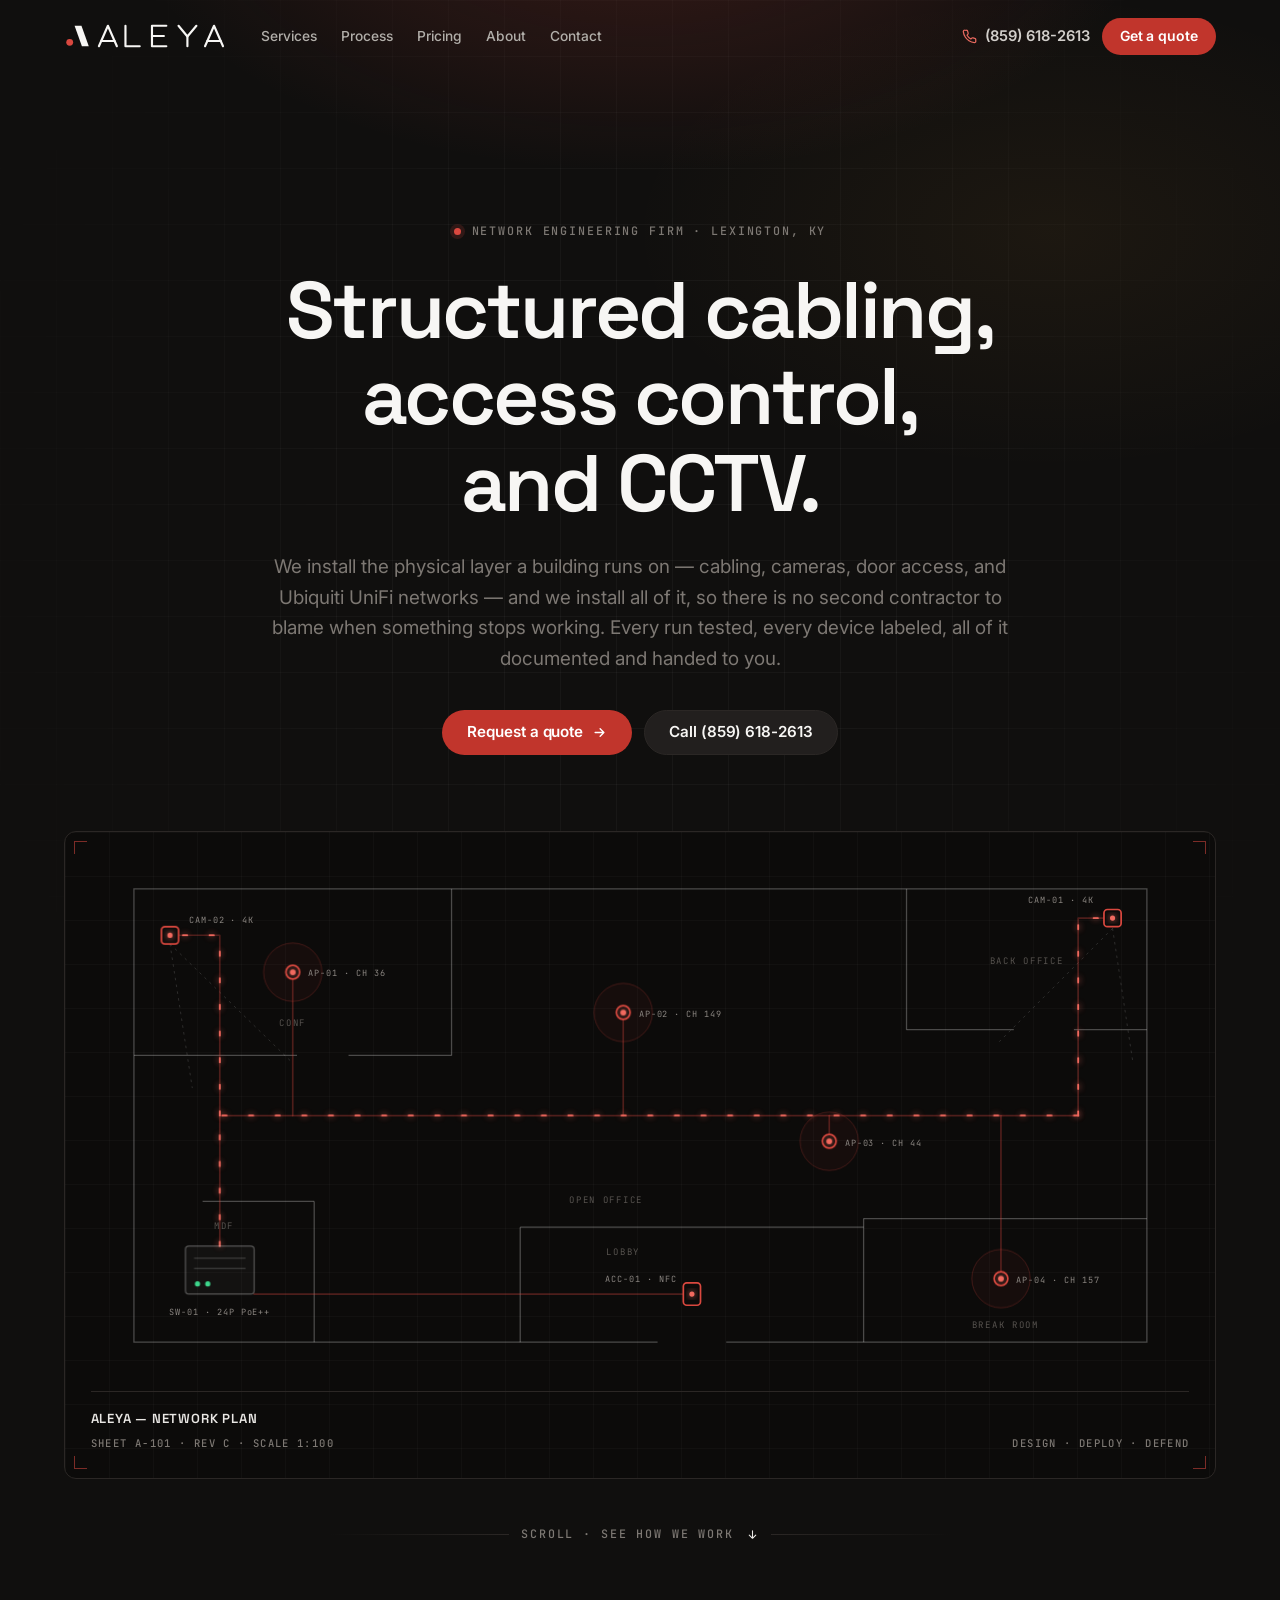
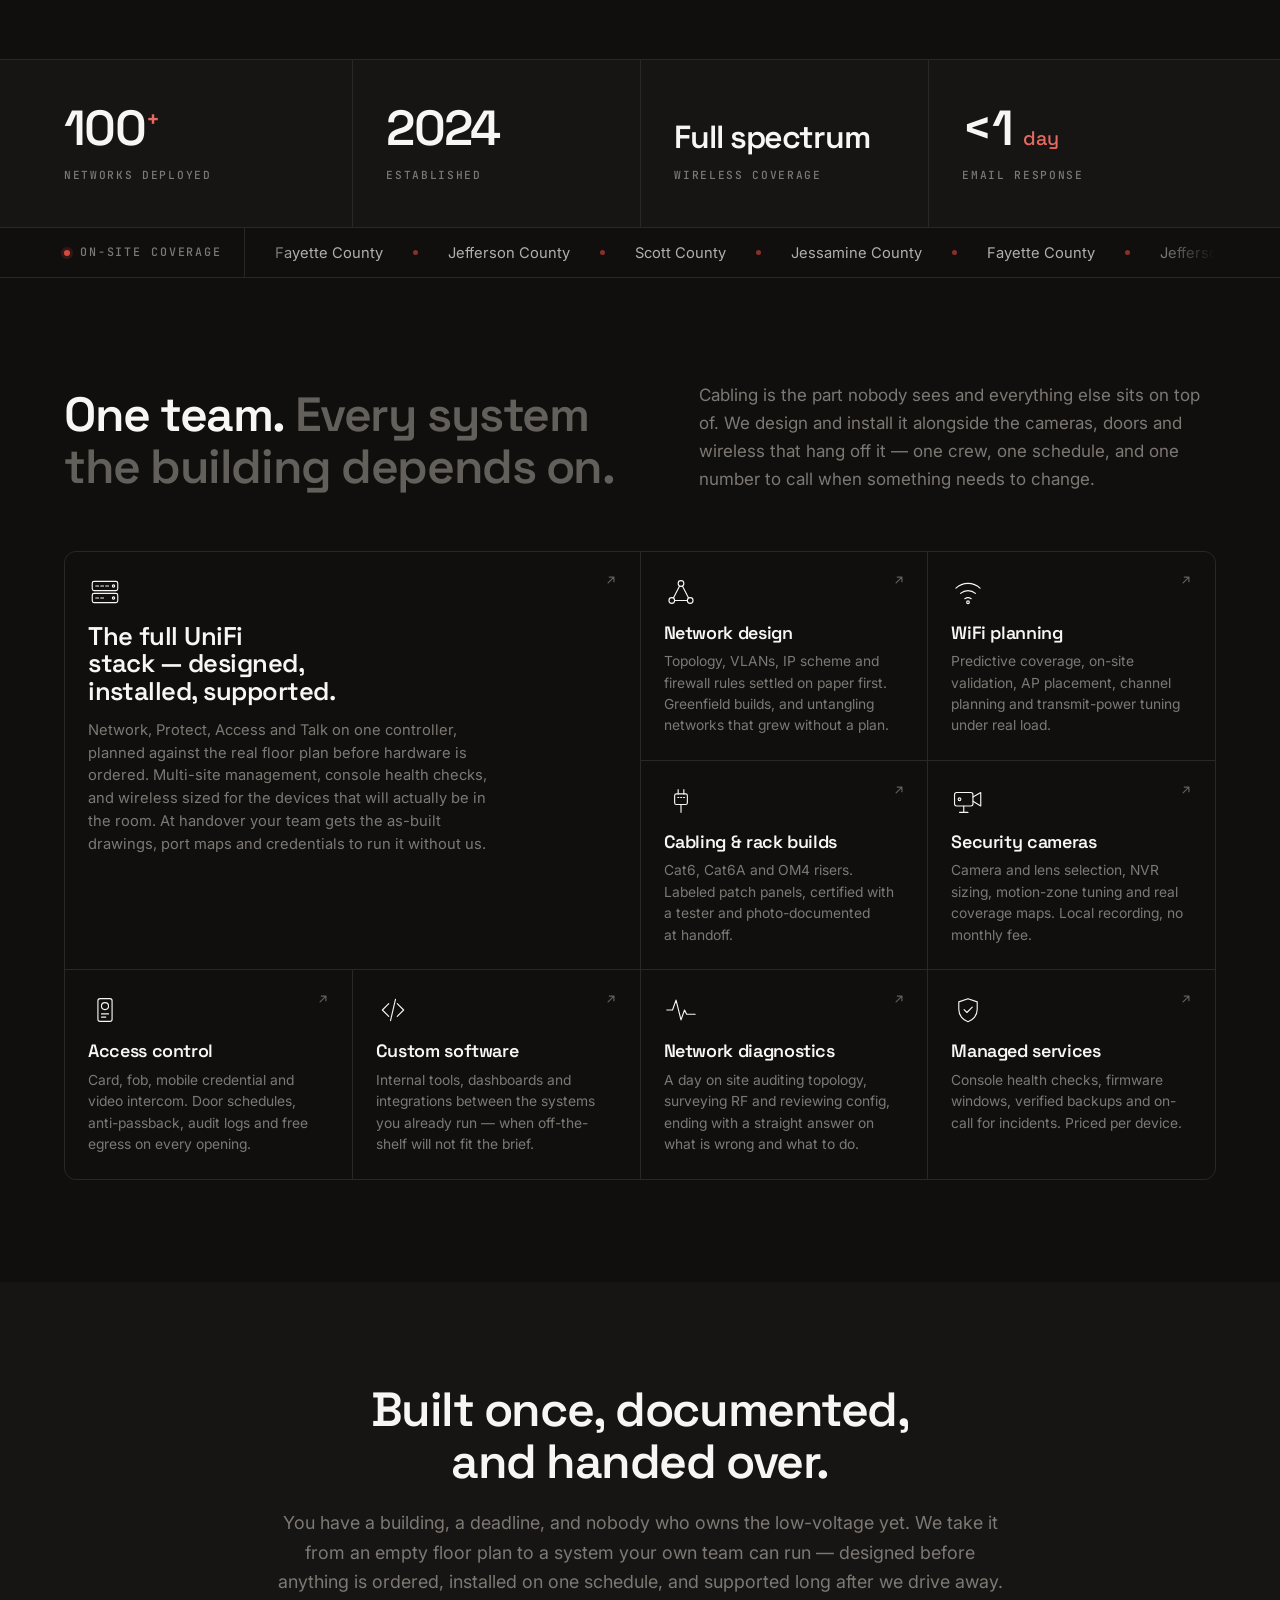
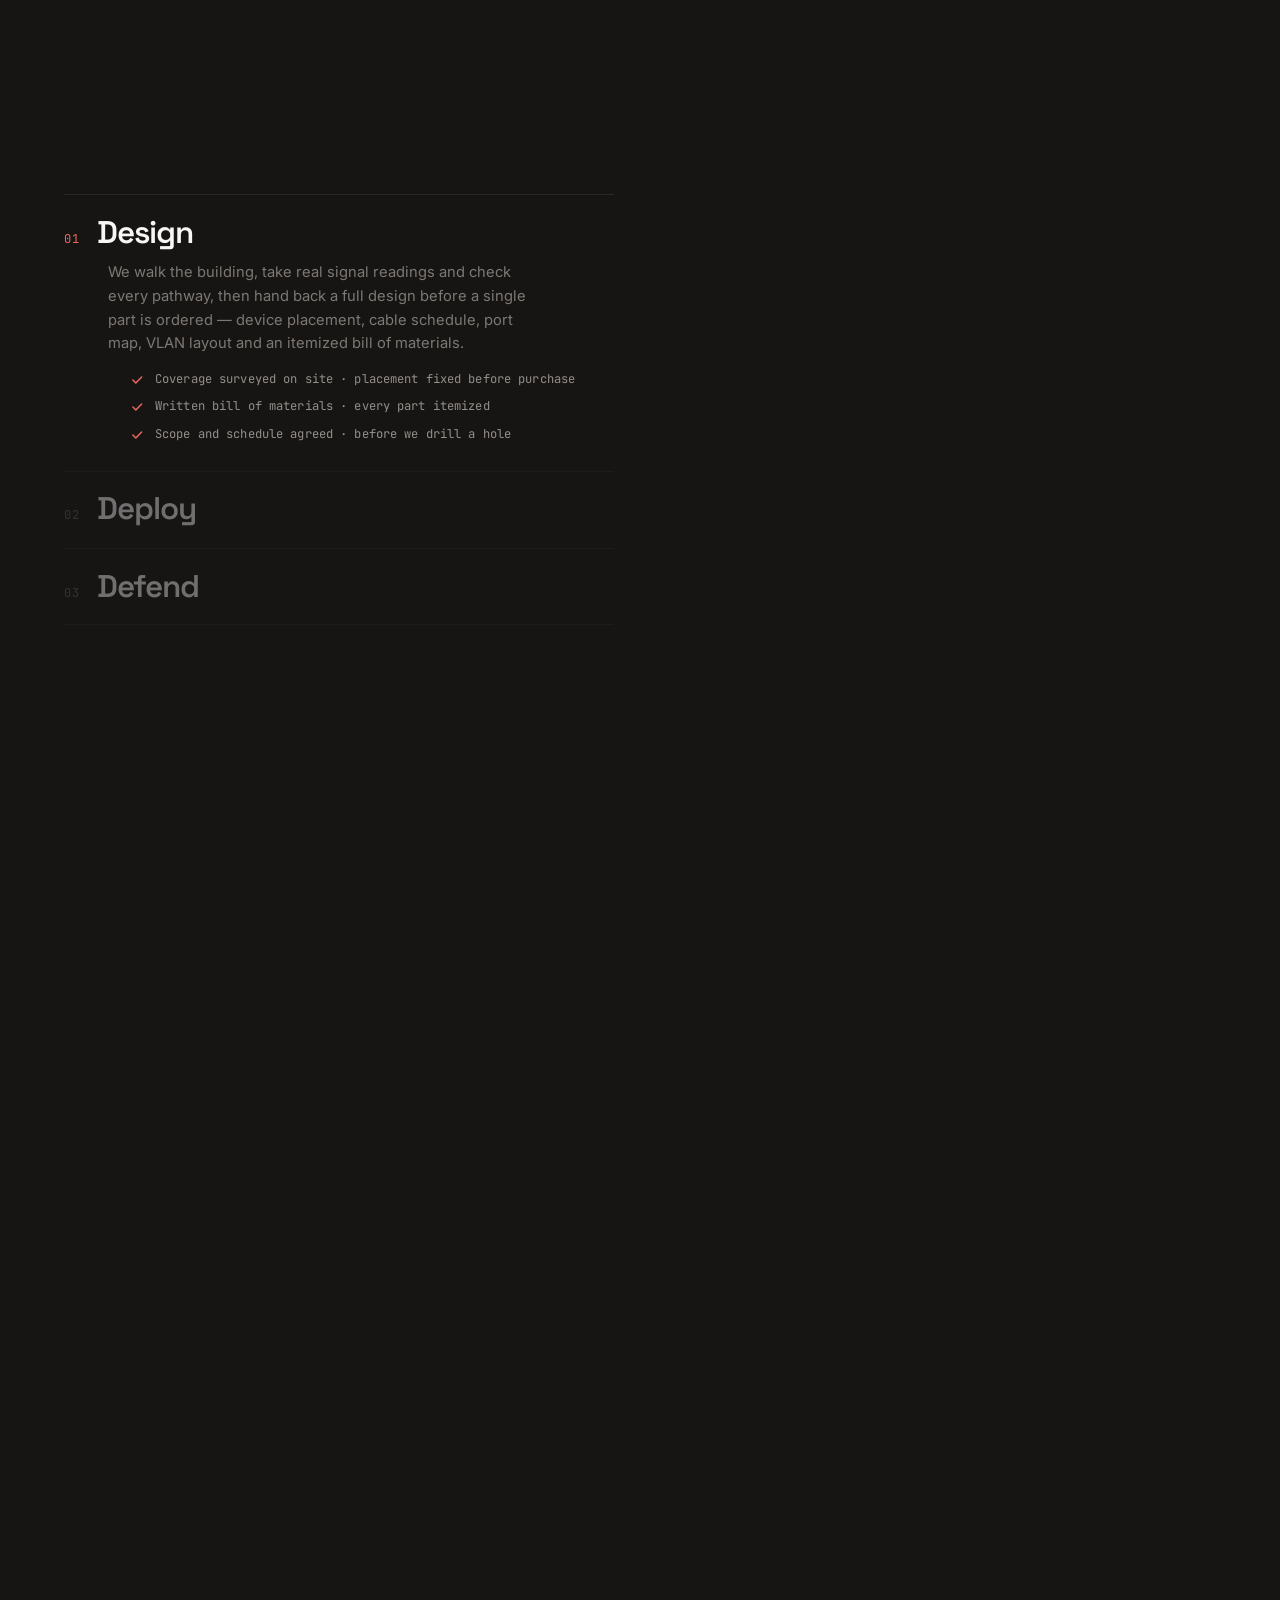
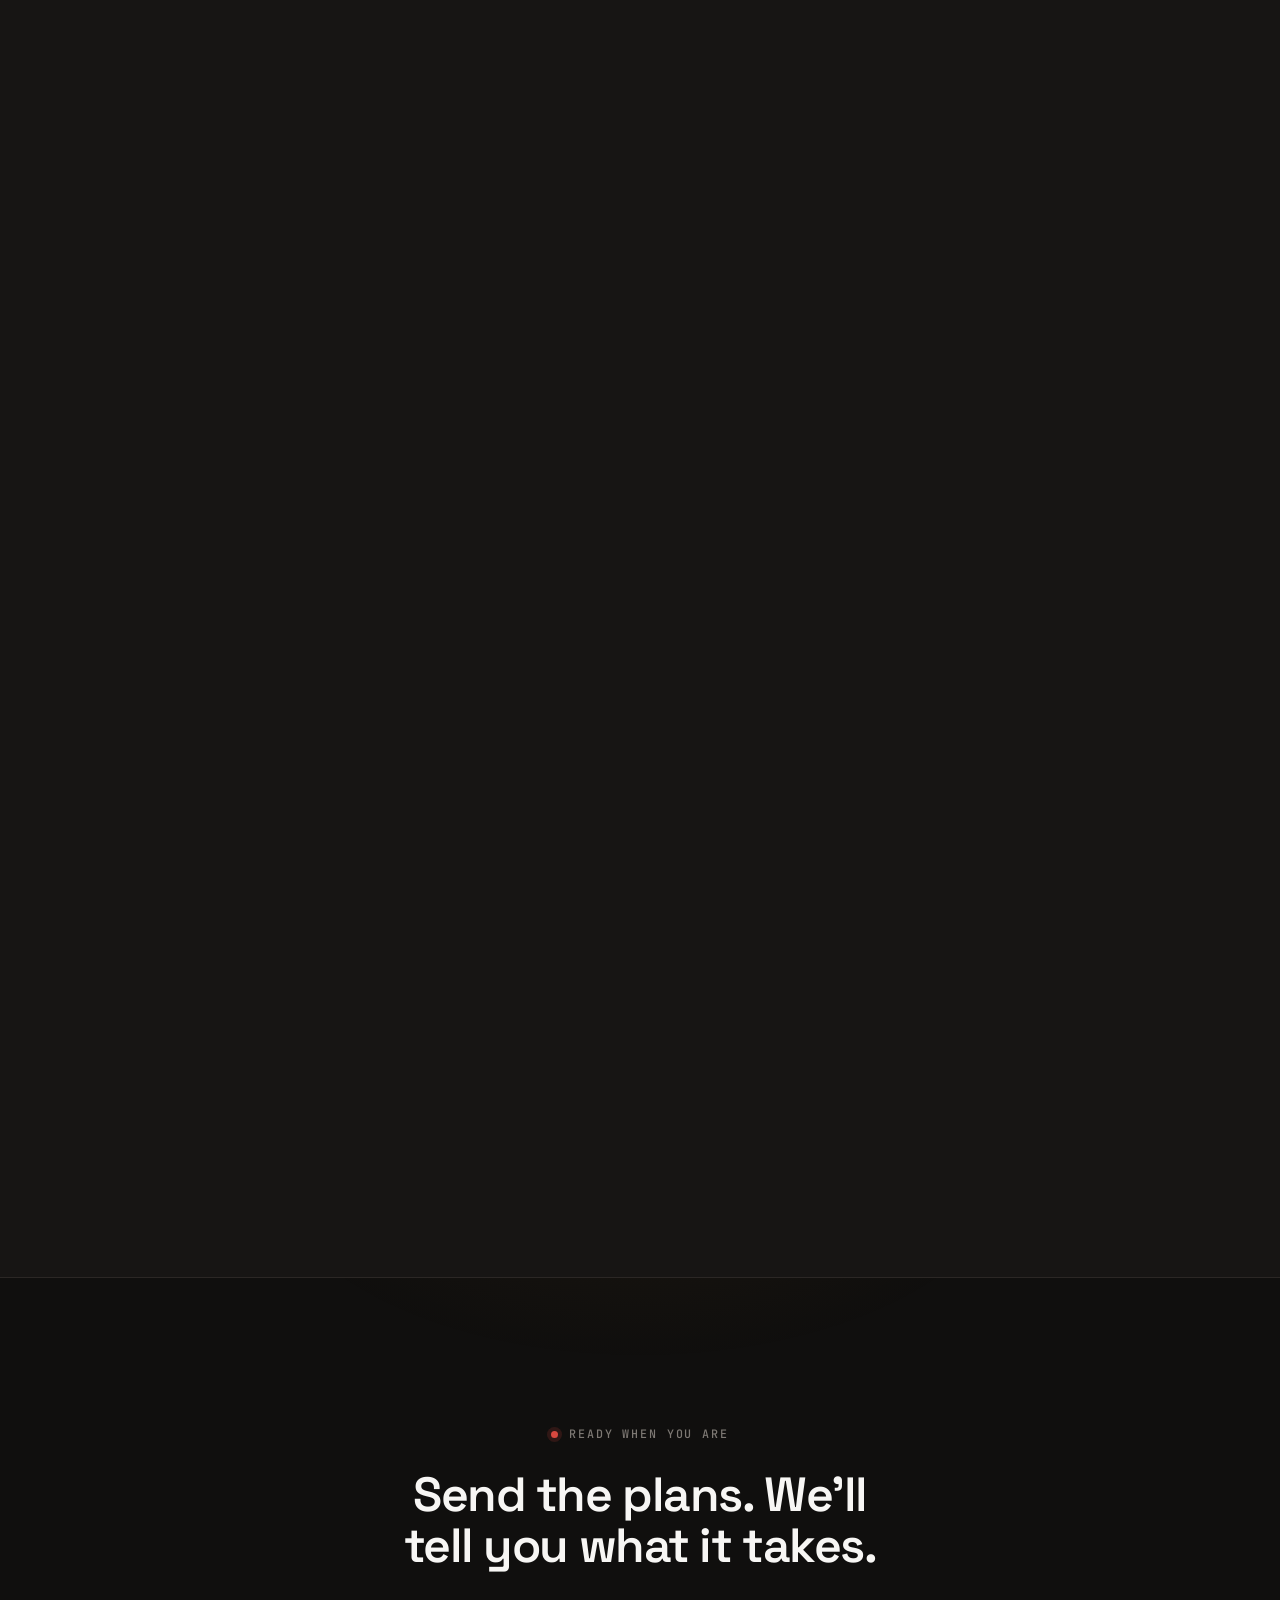
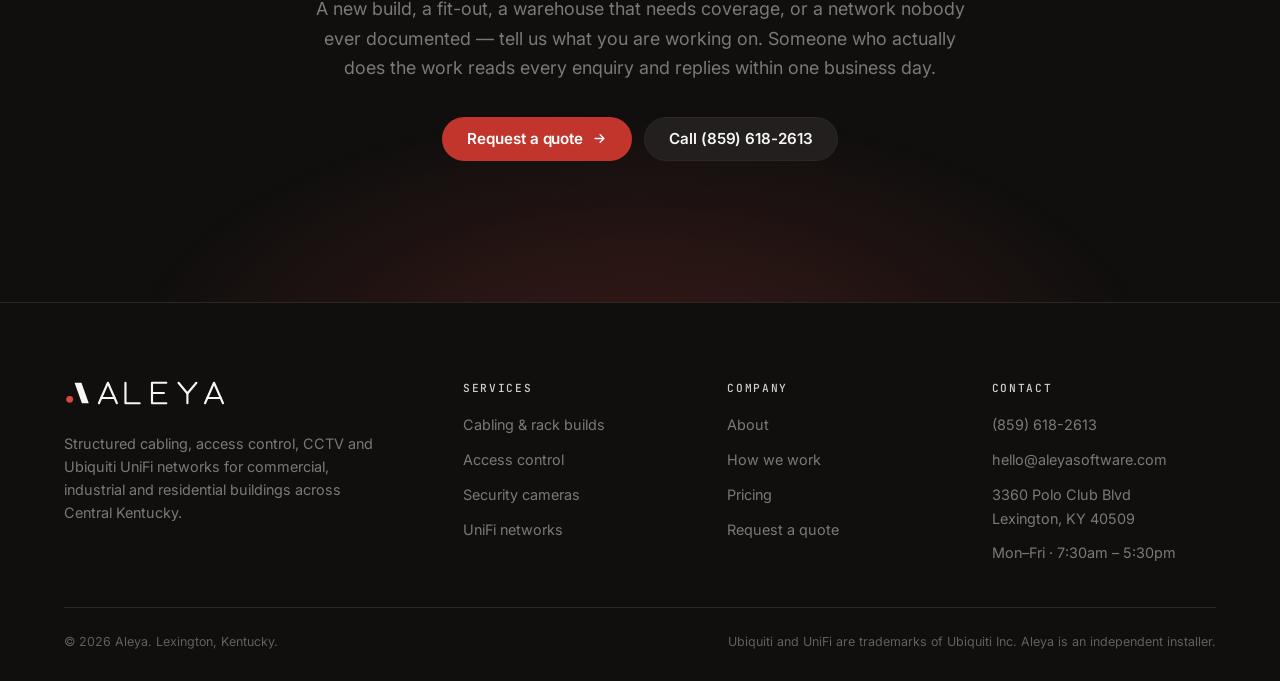
<file: index.html>
<!DOCTYPE html>
<html lang="en">
<head>
<meta charset="utf-8">
<meta name="viewport" content="width=device-width, initial-scale=1">
<title>Aleya — Structured Cabling, Access Control &amp; CCTV | Lexington, KY</title>
<meta name="description" content="Low-voltage contractors in Lexington, Kentucky. Structured cabling, access control, CCTV and Ubiquiti UniFi networks for commercial, industrial and residential buildings.">
<meta name="theme-color" content="#100f0e">
<link rel="icon" href="assets/favicon.svg" type="image/svg+xml">
<link rel="preconnect" href="https://fonts.googleapis.com">
<link rel="preconnect" href="https://fonts.gstatic.com" crossorigin>
<link href="https://fonts.googleapis.com/css2?family=Inter:wght@400;500;600;700&family=JetBrains+Mono:wght@400;500&family=Space+Grotesk:wght@500;600;700&display=swap" rel="stylesheet">
<link rel="stylesheet" href="css/styles.css?v=1785289252">
</head>
<body>

<a class="skip-link" href="#main">Skip to content</a>

<!-- ==================== HEADER ==================== -->
<header class="site-header">
  <div class="container">

    <a class="logo" href="#top" aria-label="Aleya — back to top">
      <svg viewBox="0 0 470 81" xmlns="http://www.w3.org/2000/svg" role="img" aria-label="Aleya">
        <circle cx="16.5" cy="58.8" r="9.9" fill="#d9483f"/>
        <path d="M30.6 11h19.9L71.7 70H51.8z" fill="currentColor"/>
        <g fill="none" stroke="currentColor" stroke-width="6.2" stroke-linecap="round" stroke-linejoin="round">
          <path d="M101 70 127 11l26 59"/>
          <path d="M107.6 55h38.8"/>
          <path d="M177.8 11v59h41.2"/>
          <path d="M296 11h-41.5v59H296"/>
          <path d="M254.5 40.5H289"/>
          <path d="M331.3 11 357 42l26-31"/>
          <path d="M357 42v28"/>
          <path d="M408 70l26-59 26 59"/>
          <path d="M414.6 55h38.8"/>
        </g>
      </svg>
    </a>

    <nav class="nav" id="primary-nav" aria-label="Primary">
      <ul class="nav__list">
        <li><a class="nav__link" href="#services">Services</a></li>
        <li><a class="nav__link" href="#process">Process</a></li>
        <li><a class="nav__link" href="pricing.html">Pricing</a></li>
        <li><a class="nav__link" href="about.html">About</a></li>
        <li><a class="nav__link" href="contact.html">Contact</a></li>
      </ul>
    </nav>

    <div class="header-actions">
      <a class="header-phone" href="tel:+18596182613">
        <svg viewBox="0 0 24 24" fill="none" stroke="currentColor" stroke-width="2" stroke-linecap="round" stroke-linejoin="round" aria-hidden="true"><path d="M22 16.9v3a2 2 0 0 1-2.2 2 19.8 19.8 0 0 1-8.6-3.1 19.5 19.5 0 0 1-6-6A19.8 19.8 0 0 1 2.1 4.2 2 2 0 0 1 4.1 2h3a2 2 0 0 1 2 1.7c.1 1 .4 1.9.7 2.8a2 2 0 0 1-.5 2.1L8.1 9.9a16 16 0 0 0 6 6l1.3-1.2a2 2 0 0 1 2.1-.5c.9.3 1.8.6 2.8.7a2 2 0 0 1 1.7 2Z"/></svg>
        (859) 618-2613
      </a>
      <a class="btn btn--primary" href="contact.html">Get a quote</a>
      <button class="nav-toggle" type="button" aria-expanded="false" aria-controls="primary-nav" aria-label="Toggle navigation">
        <span></span><span></span><span></span>
      </button>
    </div>

  </div>
</header>

<main id="main">

<!-- ==================== HERO ==================== -->
<section class="hero" id="top">
  <div class="container">
    <div class="hero__inner">

      <span class="eyebrow">Network engineering firm &middot; Lexington, KY</span>

      <h1>Structured cabling, access&nbsp;control, and&nbsp;CCTV.</h1>

      <p class="hero__lead">
        We install the physical layer a building runs on — cabling, cameras, door
        access, and Ubiquiti UniFi networks — and we install all of it, so there
        is no second contractor to blame when something stops working. Every run
        tested, every device labeled, all of it documented and handed to you.
      </p>

      <div class="btn-row">
        <a class="btn btn--primary btn--lg" href="contact.html">
          Request a quote
          <svg viewBox="0 0 24 24" fill="none" stroke="currentColor" stroke-width="2.2" stroke-linecap="round" stroke-linejoin="round" aria-hidden="true"><path d="M5 12h14M13 6l6 6-6 6"/></svg>
        </a>
        <a class="btn btn--ghost btn--lg" href="tel:+18596182613">Call (859) 618-2613</a>
      </div>

    </div>
  </div>

  <div class="container">

    <!-- Drawing sheet: a representative floor plan showing how one job hangs
         together — rack, trunk, branch runs, and every device on the end. -->
    <figure class="sheet">
      <span class="sheet__tick sheet__tick--tl" aria-hidden="true"></span>
      <span class="sheet__tick sheet__tick--tr" aria-hidden="true"></span>
      <span class="sheet__tick sheet__tick--bl" aria-hidden="true"></span>
      <span class="sheet__tick sheet__tick--br" aria-hidden="true"></span>

      <svg class="schematic" viewBox="0 0 1280 600" fill="none" role="img"
           aria-label="Floor plan showing a rack in the MDF with cable runs out to four access points, two cameras and a door reader.">
        <defs>
          <filter id="hsGlow" x="-60%" y="-60%" width="220%" height="220%">
            <feGaussianBlur stdDeviation="3.5" result="b"/>
            <feMerge>
              <feMergeNode in="b"/>
              <feMergeNode in="SourceGraphic"/>
            </feMerge>
          </filter>
        </defs>

        <!-- Walls (entry and interior door gaps left open) -->
        <g>
          <path class="hs-wall" pathLength="1" d="M660,564 H50 V36 H1230 V564 H740"/>
          <path class="hs-wall" pathLength="1" d="M420,36 V230"/>
          <path class="hs-wall" pathLength="1" d="M420,230 H300"/>
          <path class="hs-wall" pathLength="1" d="M240,230 H50"/>
          <path class="hs-wall" pathLength="1" d="M950,36 V200"/>
          <path class="hs-wall" pathLength="1" d="M950,200 H1075"/>
          <path class="hs-wall" pathLength="1" d="M1145,200 H1230"/>
          <path class="hs-wall" pathLength="1" d="M260,400 V564"/>
          <path class="hs-wall" pathLength="1" d="M260,400 H130"/>
          <path class="hs-wall" pathLength="1" d="M900,420 V564"/>
          <path class="hs-wall" pathLength="1" d="M900,420 H1230"/>
          <path class="hs-wall" pathLength="1" d="M500,430 V564"/>
          <path class="hs-wall" pathLength="1" d="M500,430 H900"/>
        </g>

        <!-- Camera fields of view -->
        <g>
          <path class="hs-fov" d="M92,100 L232,236"/>
          <path class="hs-fov" d="M92,100 L118,268"/>
          <path class="hs-fov" d="M1190,82 L1058,214"/>
          <path class="hs-fov" d="M1190,82 L1214,240"/>
        </g>

        <!-- Cable runs: dim base + flowing overlay on the same geometry -->
        <g>
          <path class="hs-cable" pathLength="1" d="M150,452 V300 H1150"/>
          <path class="hs-cable" pathLength="1" d="M235,300 V133"/>
          <path class="hs-cable" pathLength="1" d="M620,300 V180"/>
          <path class="hs-cable" pathLength="1" d="M860,300 V330"/>
          <path class="hs-cable" pathLength="1" d="M1060,300 V490"/>
          <path class="hs-cable" pathLength="1" d="M150,300 V90 H92"/>
          <path class="hs-cable" pathLength="1" d="M1150,300 V70 H1190"/>
          <path class="hs-cable" pathLength="1" d="M190,508 H690"/>
        </g>
        <g>
          <path class="hs-flow" d="M150,452 V300 H1150"/>
          <path class="hs-flow hs-flow--b" d="M235,300 V133"/>
          <path class="hs-flow hs-flow--c" d="M620,300 V180"/>
          <path class="hs-flow hs-flow--b" d="M860,300 V330"/>
          <path class="hs-flow" d="M1060,300 V490"/>
          <path class="hs-flow hs-flow--c" d="M150,300 V90 H92"/>
          <path class="hs-flow hs-flow--b" d="M1150,300 V70 H1190"/>
          <path class="hs-flow hs-flow--c" d="M190,508 H690"/>
        </g>

        <!-- Rack / PoE switch in the MDF -->
        <g>
          <rect class="hs-box" x="110" y="452" width="80" height="56" rx="4"/>
          <path class="hs-slot" d="M120,466 H180 M120,478 H180"/>
          <circle class="hs-blink" cx="124" cy="496" r="3"/>
          <circle class="hs-blink hs-blink--2" cx="136" cy="496" r="3"/>
        </g>

        <!-- Access points, each with a coverage ring -->
        <g>
          <circle class="hs-ring" cx="235" cy="133" r="34"/>
          <circle class="hs-node" cx="235" cy="133" r="8"/>
          <circle class="hs-core" cx="235" cy="133" r="3.4"/>

          <circle class="hs-ring hs-ring--2" cx="620" cy="180" r="34"/>
          <circle class="hs-node" cx="620" cy="180" r="8"/>
          <circle class="hs-core" cx="620" cy="180" r="3.4"/>

          <circle class="hs-ring hs-ring--3" cx="860" cy="330" r="34"/>
          <circle class="hs-node" cx="860" cy="330" r="8"/>
          <circle class="hs-core" cx="860" cy="330" r="3.4"/>

          <circle class="hs-ring hs-ring--2" cx="1060" cy="490" r="34"/>
          <circle class="hs-node" cx="1060" cy="490" r="8"/>
          <circle class="hs-core" cx="1060" cy="490" r="3.4"/>
        </g>

        <!-- Cameras + door reader -->
        <g>
          <rect class="hs-node" x="82" y="80" width="20" height="20" rx="4"/>
          <circle class="hs-core" cx="92" cy="90" r="3"/>
          <rect class="hs-node" x="1180" y="60" width="20" height="20" rx="4"/>
          <circle class="hs-core" cx="1190" cy="70" r="3"/>
          <rect class="hs-node" x="690" y="495" width="20" height="26" rx="4"/>
          <circle class="hs-core" cx="700" cy="508" r="3"/>
        </g>

        <!-- Annotations (hidden on small screens where they'd be illegible) -->
        <g class="hs-labels">
          <text class="hs-room" x="235" y="196" text-anchor="middle">CONF</text>
          <text class="hs-room" x="600" y="402" text-anchor="middle">OPEN OFFICE</text>
          <text class="hs-room" x="1090" y="124" text-anchor="middle">BACK OFFICE</text>
          <text class="hs-room" x="1065" y="548" text-anchor="middle">BREAK ROOM</text>
          <text class="hs-room" x="620" y="462" text-anchor="middle">LOBBY</text>
          <text class="hs-room" x="155" y="432" text-anchor="middle">MDF</text>

          <text class="hs-tag" x="253" y="138">AP-01 · CH 36</text>
          <text class="hs-tag" x="638" y="185">AP-02 · CH 149</text>
          <text class="hs-tag" x="878" y="335">AP-03 · CH 44</text>
          <text class="hs-tag" x="1078" y="495">AP-04 · CH 157</text>
          <text class="hs-tag" x="114" y="76">CAM-02 · 4K</text>
          <text class="hs-tag" x="1168" y="52" text-anchor="end">CAM-01 · 4K</text>
          <text class="hs-tag" x="682" y="494" text-anchor="end">ACC-01 · NFC</text>
          <text class="hs-tag" x="150" y="532" text-anchor="middle">SW-01 · 24P PoE++</text>
        </g>
      </svg>

      <figcaption class="sheet__block">
        <div>
          <p class="sheet__title">Aleya — Network Plan</p>
          <p class="sheet__meta mono">Sheet A-101 · Rev C · Scale 1:100</p>
        </div>
        <p class="sheet__meta mono">Design · Deploy · Defend</p>
      </figcaption>
    </figure>

    <div class="scrollcue">
      <span class="scrollcue__rule" aria-hidden="true"></span>
      <a class="scrollcue__link" href="#process">
        <span class="mono">Scroll · see how we work</span>
        <svg viewBox="0 0 24 24" fill="none" stroke="currentColor" stroke-width="2" stroke-linecap="round" stroke-linejoin="round" aria-hidden="true"><path d="M12 5v14M6 13l6 6 6-6"/></svg>
      </a>
      <span class="scrollcue__rule scrollcue__rule--r" aria-hidden="true"></span>
    </div>

  </div>
</section>

<!-- ==================== STAT BAND ==================== -->
<section class="statband" aria-label="Aleya at a glance">
  <div class="container">
    <div class="statband__grid">

      <div class="statband__item">
        <p class="statband__num"><span data-count="100">100</span><sup>+</sup></p>
        <p class="statband__label">Networks deployed</p>
      </div>

      <div class="statband__item">
        <p class="statband__num">2024</p>
        <p class="statband__label">Established</p>
      </div>

      <div class="statband__item">
        <p class="statband__num statband__num--text">Full spectrum</p>
        <p class="statband__label">Wireless coverage</p>
      </div>

      <div class="statband__item">
        <p class="statband__num">&lt;1 <span class="statband__unit">day</span></p>
        <p class="statband__label">Email response</p>
      </div>

    </div>
  </div>
</section>

<!-- ==================== COVERAGE TICKER ==================== -->
<section class="ticker" aria-label="On-site service area">
  <div class="container ticker__row">

    <p class="ticker__label">
      <span class="ticker__pip" aria-hidden="true"></span>
      <span class="mono">On-site coverage</span>
    </p>

    <div class="ticker__viewport">
      <!-- Two identical halves so the -50% loop is seamless. -->
      <ul class="ticker__track">
          <li>Fayette County</li>
          <li>Jefferson County</li>
          <li>Scott County</li>
          <li>Jessamine County</li>
          <li aria-hidden="true">Fayette County</li>
          <li aria-hidden="true">Jefferson County</li>
          <li aria-hidden="true">Scott County</li>
          <li aria-hidden="true">Jessamine County</li>
          <li aria-hidden="true">Fayette County</li>
          <li aria-hidden="true">Jefferson County</li>
          <li aria-hidden="true">Scott County</li>
          <li aria-hidden="true">Jessamine County</li>
          <li aria-hidden="true">Fayette County</li>
          <li aria-hidden="true">Jefferson County</li>
          <li aria-hidden="true">Scott County</li>
          <li aria-hidden="true">Jessamine County</li>
          <li aria-hidden="true">Fayette County</li>
          <li aria-hidden="true">Jefferson County</li>
          <li aria-hidden="true">Scott County</li>
          <li aria-hidden="true">Jessamine County</li>
          <li aria-hidden="true">Fayette County</li>
          <li aria-hidden="true">Jefferson County</li>
          <li aria-hidden="true">Scott County</li>
          <li aria-hidden="true">Jessamine County</li>
      </ul>
    </div>

  </div>
</section>

<!-- ==================== SERVICES ==================== -->
<section class="section" id="services">
  <div class="container">

    <div class="sec-head">
      <h2>One team. <span class="mute">Every system the building depends on.</span></h2>
      <p>
        Cabling is the part nobody sees and everything else sits on top of. We
        design and install it alongside the cameras, doors and wireless that hang
        off it — one crew, one schedule, and one number to call when something
        needs to change.
      </p>
    </div>

    <div class="svcgrid">

      <a class="svc svc--feature" href="#contact">
        <span class="svc__icon" aria-hidden="true"><svg viewBox="0 0 48 48" fill="none" stroke="currentColor" stroke-width="1.6" stroke-linecap="round" stroke-linejoin="round"><rect x="6" y="9" width="36" height="13" rx="2.5"/><rect x="6" y="26" width="36" height="13" rx="2.5"/><path d="M11 15.5h4M18 15.5h4M25 15.5h4"/><path d="M11 32.5h4M18 32.5h4"/><circle cx="36" cy="15.5" r="1.6"/><circle cx="36" cy="32.5" r="1.6"/></svg></span>
        <h3>The full UniFi stack — designed, installed, supported.</h3>
        <p>Network, Protect, Access and Talk on one controller, planned against the real floor plan before hardware is ordered. Multi-site management, console health checks, and wireless sized for the devices that will actually be in the room. At handover your team gets the as-built drawings, port maps and credentials to run it without us.</p>
        <span class="svc__go" aria-hidden="true"><svg viewBox="0 0 24 24" fill="none" stroke="currentColor" stroke-width="2" stroke-linecap="round" stroke-linejoin="round"><path d="M7 17 17 7M9 7h8v8"/></svg></span>
      </a>

      <a class="svc" href="#contact">
        <span class="svc__icon" aria-hidden="true"><svg viewBox="0 0 48 48" fill="none" stroke="currentColor" stroke-width="1.6" stroke-linecap="round" stroke-linejoin="round"><circle cx="24" cy="12" r="4"/><circle cx="11" cy="36" r="4"/><circle cx="37" cy="36" r="4"/><path d="M22 15.5 13.5 32M26 15.5 34.5 32M15 36h18"/></svg></span>
        <h3>Network design</h3>
        <p>Topology, VLANs, IP scheme and firewall rules settled on paper first. Greenfield builds, and untangling networks that grew without a plan.</p>
        <span class="svc__go" aria-hidden="true"><svg viewBox="0 0 24 24" fill="none" stroke="currentColor" stroke-width="2" stroke-linecap="round" stroke-linejoin="round"><path d="M7 17 17 7M9 7h8v8"/></svg></span>
      </a>

      <a class="svc" href="#contact">
        <span class="svc__icon" aria-hidden="true"><svg viewBox="0 0 48 48" fill="none" stroke="currentColor" stroke-width="1.6" stroke-linecap="round" stroke-linejoin="round"><path d="M7 18.5a25 25 0 0 1 34 0"/><path d="M13.5 26a16 16 0 0 1 21 0"/><path d="M19.5 33.5a8 8 0 0 1 9 0"/><circle cx="24" cy="38.5" r="1.9"/></svg></span>
        <h3>WiFi planning</h3>
        <p>Predictive coverage, on-site validation, AP placement, channel planning and transmit-power tuning under real load.</p>
        <span class="svc__go" aria-hidden="true"><svg viewBox="0 0 24 24" fill="none" stroke="currentColor" stroke-width="2" stroke-linecap="round" stroke-linejoin="round"><path d="M7 17 17 7M9 7h8v8"/></svg></span>
      </a>

      <a class="svc" href="#contact">
        <span class="svc__icon" aria-hidden="true"><svg viewBox="0 0 48 48" fill="none" stroke="currentColor" stroke-width="1.6" stroke-linecap="round" stroke-linejoin="round"><path d="M20 8v6M28 8v6"/><rect x="15" y="14" width="18" height="15" rx="2.5"/><path d="M19.5 19h1.5M23.5 19h1.5M27.5 19h1.5"/><path d="M24 29v11"/></svg></span>
        <h3>Cabling &amp; rack builds</h3>
        <p>Cat6, Cat6A and OM4 risers. Labeled patch panels, certified with a tester and photo-documented at handoff.</p>
        <span class="svc__go" aria-hidden="true"><svg viewBox="0 0 24 24" fill="none" stroke="currentColor" stroke-width="2" stroke-linecap="round" stroke-linejoin="round"><path d="M7 17 17 7M9 7h8v8"/></svg></span>
      </a>

      <a class="svc" href="#contact">
        <span class="svc__icon" aria-hidden="true"><svg viewBox="0 0 48 48" fill="none" stroke="currentColor" stroke-width="1.6" stroke-linecap="round" stroke-linejoin="round"><rect x="5" y="12" width="26" height="19" rx="3"/><path d="m31 18.5 11-6.5v19l-11-6.5"/><circle cx="12" cy="21.5" r="1.9"/><path d="M18 31v9M12 40h12"/></svg></span>
        <h3>Security cameras</h3>
        <p>Camera and lens selection, NVR sizing, motion-zone tuning and real coverage maps. Local recording, no monthly fee.</p>
        <span class="svc__go" aria-hidden="true"><svg viewBox="0 0 24 24" fill="none" stroke="currentColor" stroke-width="2" stroke-linecap="round" stroke-linejoin="round"><path d="M7 17 17 7M9 7h8v8"/></svg></span>
      </a>

      <a class="svc" href="#contact">
        <span class="svc__icon" aria-hidden="true"><svg viewBox="0 0 48 48" fill="none" stroke="currentColor" stroke-width="1.6" stroke-linecap="round" stroke-linejoin="round"><rect x="14" y="8" width="20" height="32" rx="3"/><circle cx="24" cy="18.5" r="5"/><path d="M19 29.5h10M19 34h6"/></svg></span>
        <h3>Access control</h3>
        <p>Card, fob, mobile credential and video intercom. Door schedules, anti-passback, audit logs and free egress on every opening.</p>
        <span class="svc__go" aria-hidden="true"><svg viewBox="0 0 24 24" fill="none" stroke="currentColor" stroke-width="2" stroke-linecap="round" stroke-linejoin="round"><path d="M7 17 17 7M9 7h8v8"/></svg></span>
      </a>

      <a class="svc" href="#contact">
        <span class="svc__icon" aria-hidden="true"><svg viewBox="0 0 48 48" fill="none" stroke="currentColor" stroke-width="1.6" stroke-linecap="round" stroke-linejoin="round"><path d="M18 15 9 24l9 9"/><path d="M30 15l9 9-9 9"/><path d="M27.5 9 20.5 39"/></svg></span>
        <h3>Custom software</h3>
        <p>Internal tools, dashboards and integrations between the systems you already run — when off-the-shelf will not fit the brief.</p>
        <span class="svc__go" aria-hidden="true"><svg viewBox="0 0 24 24" fill="none" stroke="currentColor" stroke-width="2" stroke-linecap="round" stroke-linejoin="round"><path d="M7 17 17 7M9 7h8v8"/></svg></span>
      </a>

      <a class="svc" href="#contact">
        <span class="svc__icon" aria-hidden="true"><svg viewBox="0 0 48 48" fill="none" stroke="currentColor" stroke-width="1.6" stroke-linecap="round" stroke-linejoin="round"><path d="M4 24h8l5-14 7 28 5-14 3 6h12"/></svg></span>
        <h3>Network diagnostics</h3>
        <p>A day on site auditing topology, surveying RF and reviewing config, ending with a straight answer on what is wrong and what to do.</p>
        <span class="svc__go" aria-hidden="true"><svg viewBox="0 0 24 24" fill="none" stroke="currentColor" stroke-width="2" stroke-linecap="round" stroke-linejoin="round"><path d="M7 17 17 7M9 7h8v8"/></svg></span>
      </a>

      <a class="svc" href="#contact">
        <span class="svc__icon" aria-hidden="true"><svg viewBox="0 0 48 48" fill="none" stroke="currentColor" stroke-width="1.6" stroke-linecap="round" stroke-linejoin="round"><path d="M24 8 11 12.5V23c0 8.4 5.6 15.4 13 17.5 7.4-2.1 13-9.1 13-17.5V12.5z"/><path d="m18.5 23.5 4 4 7.5-7.5"/></svg></span>
        <h3>Managed services</h3>
        <p>Console health checks, firmware windows, verified backups and on-call for incidents. Priced per device.</p>
        <span class="svc__go" aria-hidden="true"><svg viewBox="0 0 24 24" fill="none" stroke="currentColor" stroke-width="2" stroke-linecap="round" stroke-linejoin="round"><path d="M7 17 17 7M9 7h8v8"/></svg></span>
      </a>

    </div>
  </div>
</section>

<!-- ==================== HOW WE WORK ==================== -->
<section class="how" id="process">

  <div class="container how__head">
    <h2>Built once, documented, and handed over.</h2>
    <p>
      You have a building, a deadline, and nobody who owns the low-voltage yet.
      We take it from an empty floor plan to a system your own team can run —
      designed before anything is ordered, installed on one schedule, and
      supported long after we drive away.
    </p>
  </div>

  <div class="how__wrap">
    <div class="how__stage">

      <div class="ladder">

        <article class="step is-active" data-chapter="0">
          <header class="step__head">
            <span class="step__no" aria-hidden="true">01</span>
            <h3 class="step__name">Design</h3>
          </header>
          <div class="step__panel"><div>
            <p class="step__body">
              We walk the building, take real signal readings and check every
              pathway, then hand back a full design before a single part is
              ordered — device placement, cable schedule, port map, VLAN layout
              and an itemized bill of materials.
            </p>
            <ul class="step__bullets">
              <li><svg viewBox="0 0 24 24" fill="none" stroke="currentColor" stroke-width="2.6" stroke-linecap="round" stroke-linejoin="round"><path d="m5 12 5 5L20 7"/></svg><span>Coverage surveyed on site · placement fixed before purchase</span></li>
              <li><svg viewBox="0 0 24 24" fill="none" stroke="currentColor" stroke-width="2.6" stroke-linecap="round" stroke-linejoin="round"><path d="m5 12 5 5L20 7"/></svg><span>Written bill of materials · every part itemized</span></li>
              <li><svg viewBox="0 0 24 24" fill="none" stroke="currentColor" stroke-width="2.6" stroke-linecap="round" stroke-linejoin="round"><path d="m5 12 5 5L20 7"/></svg><span>Scope and schedule agreed · before we drill a hole</span></li>
            </ul>
          </div></div>
        </article>

        <article class="step" data-chapter="1">
          <header class="step__head">
            <span class="step__no" aria-hidden="true">02</span>
            <h3 class="step__name">Deploy</h3>
          </header>
          <div class="step__panel"><div>
            <p class="step__body">
              One crew runs the cabling, racks, network, cameras and doors on a single
              schedule, so nothing sits waiting on another trade. When we leave,
              your team knows what went in, how it is connected, and who can
              safely touch it next.
            </p>
            <ul class="step__bullets">
              <li><svg viewBox="0 0 24 24" fill="none" stroke="currentColor" stroke-width="2.6" stroke-linecap="round" stroke-linejoin="round"><path d="m5 12 5 5L20 7"/></svg><span>Every copper run certified · tester report included</span></li>
              <li><svg viewBox="0 0 24 24" fill="none" stroke="currentColor" stroke-width="2.6" stroke-linecap="round" stroke-linejoin="round"><path d="m5 12 5 5L20 7"/></svg><span>Labeled both ends · matching the as-built drawings</span></li>
              <li><svg viewBox="0 0 24 24" fill="none" stroke="currentColor" stroke-width="2.6" stroke-linecap="round" stroke-linejoin="round"><path d="m5 12 5 5L20 7"/></svg><span>Racks dressed and photographed · site clean daily</span></li>
            </ul>
          </div></div>
        </article>

        <article class="step" data-chapter="2">
          <header class="step__head">
            <span class="step__no" aria-hidden="true">03</span>
            <h3 class="step__name">Defend</h3>
          </header>
          <div class="step__panel"><div>
            <p class="step__body">
              Optional after-care once it is live. Console health checks, scheduled
              firmware windows, verified configuration backups, and a number that
              reaches someone who already knows your site.
            </p>
            <ul class="step__bullets">
              <li><svg viewBox="0 0 24 24" fill="none" stroke="currentColor" stroke-width="2.6" stroke-linecap="round" stroke-linejoin="round"><path d="m5 12 5 5L20 7"/></svg><span>Credentials and documentation · handed over, not held</span></li>
              <li><svg viewBox="0 0 24 24" fill="none" stroke="currentColor" stroke-width="2.6" stroke-linecap="round" stroke-linejoin="round"><path d="m5 12 5 5L20 7"/></svg><span>Firmware windows · verified configuration backups</span></li>
              <li><svg viewBox="0 0 24 24" fill="none" stroke="currentColor" stroke-width="2.6" stroke-linecap="round" stroke-linejoin="round"><path d="m5 12 5 5L20 7"/></svg><span>On-call for incidents · priced per device</span></li>
            </ul>
          </div></div>
        </article>

      </div>

      <div class="build-wrap">
        <svg class="build" viewBox="0 0 600 560" fill="none" role="img"
             aria-label="A cutaway isometric building assembling level by level: solid floor decks with glass walls, a rack and cabling riser inside, an access point on each level, plus a roof camera and entry reader.">
          <defs>
            <filter id="bGlow" x="-60%" y="-60%" width="220%" height="220%">
              <feGaussianBlur stdDeviation="3" result="b"/>
              <feMerge><feMergeNode in="b"/><feMergeNode in="SourceGraphic"/></feMerge>
            </filter>
          </defs>

          <polygon class="b-site" data-at="0.02" points="300.0,268.0 568.0,402.0 300.0,536.0 32.0,402.0"/>
          <polygon class="b-site" data-at="0.03" points="300.0,308.0 488.0,402.0 300.0,496.0 112.0,402.0"/>
          <g data-at="0.06">
            <polygon class="b-ghost" points="300.0,135.0 418.0,194.0 300.0,253.0 182.0,194.0"/>
            <path class="b-ghost" d="M182.0,194.0 V402.0 L300.0,461.0 L418.0,402.0 V194.0"/>
            <path class="b-ghost" d="M300.0,253.0 V461.0"/>
          </g>
          <text class="b-label" data-at="0.09" x="300" y="122" text-anchor="middle">DESIGN · REV A</text>
          <g data-at="0.12">
            <polygon class="b-edge-l" points="170.0,402.0 300.0,467.0 300.0,474.0 170.0,409.0"/>
            <polygon class="b-edge-r" points="300.0,467.0 430.0,402.0 430.0,409.0 300.0,474.0"/>
            <polygon class="b-slab" points="300.0,337.0 430.0,402.0 300.0,467.0 170.0,402.0"/>
          </g>
          <!-- level 1 -->
          <g data-at="0.50">
            <polygon class="b-rack" points="252.0,380.0 274.0,391.0 274.0,417.0 252.0,406.0"/>
            <polygon class="b-rack-side" points="274.0,391.0 296.0,380.0 296.0,406.0 274.0,417.0"/>
            <circle class="b-ok" cx="262" cy="400" r="2.2"/>
            <circle class="b-ok" cx="284" cy="397" r="2.2"/>
          </g>
          <g data-at="0.6">
            <ellipse class="b-cone" cx="346" cy="412" rx="30" ry="15"/>
            <path class="b-run" d="M300,402 L346,412"/>
            <ellipse class="b-node" cx="346" cy="408" rx="7" ry="3.6"/>
            <ellipse class="b-core" cx="346" cy="408" rx="2.6" ry="1.4"/>
          </g>
          <path class="b-riser" data-at="0.530" d="M300,402 V350"/>
          <polygon class="b-left" data-at="0.16" points="182.0,350.0 300.0,409.0 300.0,461.0 182.0,402.0"/>
          <polygon class="b-right" data-at="0.16" points="300.0,409.0 418.0,350.0 418.0,402.0 300.0,461.0"/>
          <path class="b-mullion" data-at="0.180" d="M211.5,364.8 V416.8"/>
          <path class="b-mullion" data-at="0.180" d="M241.0,379.5 V431.5"/>
          <path class="b-mullion" data-at="0.180" d="M270.5,394.2 V446.2"/>
          <path class="b-mullion" data-at="0.180" d="M329.5,394.2 V446.2"/>
          <path class="b-mullion" data-at="0.180" d="M359.0,379.5 V431.5"/>
          <path class="b-mullion" data-at="0.180" d="M388.5,364.8 V416.8"/>
          <g data-at="0.2">
            <polygon class="b-edge-l" points="182.0,350.0 300.0,409.0 300.0,416.0 182.0,357.0"/>
            <polygon class="b-edge-r" points="300.0,409.0 418.0,350.0 418.0,357.0 300.0,416.0"/>
            <polygon class="b-deck" points="300.0,291.0 418.0,350.0 300.0,409.0 182.0,350.0"/>
          </g>
          <!-- level 2 -->
          <g data-at="0.64">
            <ellipse class="b-cone" cx="254" cy="344" rx="30" ry="15"/>
            <path class="b-run" d="M300,350 L254,344"/>
            <ellipse class="b-node" cx="254" cy="340" rx="7" ry="3.6"/>
            <ellipse class="b-core" cx="254" cy="340" rx="2.6" ry="1.4"/>
          </g>
          <path class="b-riser" data-at="0.542" d="M300,350 V298"/>
          <polygon class="b-left" data-at="0.23" points="182.0,298.0 300.0,357.0 300.0,409.0 182.0,350.0"/>
          <polygon class="b-right" data-at="0.23" points="300.0,357.0 418.0,298.0 418.0,350.0 300.0,409.0"/>
          <path class="b-mullion" data-at="0.250" d="M211.5,312.8 V364.8"/>
          <path class="b-mullion" data-at="0.250" d="M241.0,327.5 V379.5"/>
          <path class="b-mullion" data-at="0.250" d="M270.5,342.2 V394.2"/>
          <path class="b-mullion" data-at="0.250" d="M329.5,342.2 V394.2"/>
          <path class="b-mullion" data-at="0.250" d="M359.0,327.5 V379.5"/>
          <path class="b-mullion" data-at="0.250" d="M388.5,312.8 V364.8"/>
          <g data-at="0.27">
            <polygon class="b-edge-l" points="182.0,298.0 300.0,357.0 300.0,364.0 182.0,305.0"/>
            <polygon class="b-edge-r" points="300.0,357.0 418.0,298.0 418.0,305.0 300.0,364.0"/>
            <polygon class="b-deck" points="300.0,239.0 418.0,298.0 300.0,357.0 182.0,298.0"/>
          </g>
          <!-- level 3 -->
          <g data-at="0.68">
            <ellipse class="b-cone" cx="340" cy="310" rx="30" ry="15"/>
            <path class="b-run" d="M300,298 L340,310"/>
            <ellipse class="b-node" cx="340" cy="306" rx="7" ry="3.6"/>
            <ellipse class="b-core" cx="340" cy="306" rx="2.6" ry="1.4"/>
          </g>
          <path class="b-riser" data-at="0.554" d="M300,298 V246"/>
          <polygon class="b-left" data-at="0.3" points="182.0,246.0 300.0,305.0 300.0,357.0 182.0,298.0"/>
          <polygon class="b-right" data-at="0.3" points="300.0,305.0 418.0,246.0 418.0,298.0 300.0,357.0"/>
          <path class="b-mullion" data-at="0.320" d="M211.5,260.8 V312.8"/>
          <path class="b-mullion" data-at="0.320" d="M241.0,275.5 V327.5"/>
          <path class="b-mullion" data-at="0.320" d="M270.5,290.2 V342.2"/>
          <path class="b-mullion" data-at="0.320" d="M329.5,290.2 V342.2"/>
          <path class="b-mullion" data-at="0.320" d="M359.0,275.5 V327.5"/>
          <path class="b-mullion" data-at="0.320" d="M388.5,260.8 V312.8"/>
          <g data-at="0.34">
            <polygon class="b-edge-l" points="182.0,246.0 300.0,305.0 300.0,312.0 182.0,253.0"/>
            <polygon class="b-edge-r" points="300.0,305.0 418.0,246.0 418.0,253.0 300.0,312.0"/>
            <polygon class="b-deck" points="300.0,187.0 418.0,246.0 300.0,305.0 182.0,246.0"/>
          </g>
          <!-- level 4 -->
          <g data-at="0.72">
            <ellipse class="b-cone" cx="258" cy="242" rx="30" ry="15"/>
            <path class="b-run" d="M300,246 L258,242"/>
            <ellipse class="b-node" cx="258" cy="238" rx="7" ry="3.6"/>
            <ellipse class="b-core" cx="258" cy="238" rx="2.6" ry="1.4"/>
          </g>
          <path class="b-riser" data-at="0.566" d="M300,246 V194"/>
          <polygon class="b-left" data-at="0.37" points="182.0,194.0 300.0,253.0 300.0,305.0 182.0,246.0"/>
          <polygon class="b-right" data-at="0.37" points="300.0,253.0 418.0,194.0 418.0,246.0 300.0,305.0"/>
          <path class="b-mullion" data-at="0.390" d="M211.5,208.8 V260.8"/>
          <path class="b-mullion" data-at="0.390" d="M241.0,223.5 V275.5"/>
          <path class="b-mullion" data-at="0.390" d="M270.5,238.2 V290.2"/>
          <path class="b-mullion" data-at="0.390" d="M329.5,238.2 V290.2"/>
          <path class="b-mullion" data-at="0.390" d="M359.0,223.5 V275.5"/>
          <path class="b-mullion" data-at="0.390" d="M388.5,208.8 V260.8"/>
          <g data-at="0.42">
            <polygon class="b-edge-l" points="182.0,194.0 300.0,253.0 300.0,260.0 182.0,201.0"/>
            <polygon class="b-edge-r" points="300.0,253.0 418.0,194.0 418.0,201.0 300.0,260.0"/>
            <polygon class="b-roof" points="300.0,135.0 418.0,194.0 300.0,253.0 182.0,194.0"/>
          </g>
          <g data-at="0.76">
            <path class="b-mast" d="M382.6,176.3 V150.3"/>
            <rect class="b-node" x="373.6" y="134.3" width="18" height="16" rx="4"/>
            <circle class="b-core" cx="382.6" cy="142.3" r="2.6"/>
          </g>
          <g data-at="0.79">
            <rect class="b-node" x="239.9" y="398.4" width="14" height="20" rx="3"/>
            <circle class="b-core" cx="246.9" cy="408.4" r="2.2"/>
          </g>
          <!-- Traffic, once the system is live and being watched -->
          <g data-at="0.70">
            <path class="b-live" d="M300,402 V194"/>
            <path class="b-live" d="M300,402 L346,412"/>
            <path class="b-live b-live--b" d="M300,350 L254,344"/>
            <path class="b-live b-live--c" d="M300,298 L340,310"/>
            <path class="b-live b-live--b" d="M300,246 L258,242"/>
          </g>
          <g data-at="0.90">
            <circle class="b-pulse" cx="300" cy="78" r="20"/>
            <circle class="b-pulse b-pulse--2" cx="300" cy="78" r="30"/>
            <circle class="b-node" cx="300" cy="78" r="13"/>
            <path d="m294,78 4,4 8,-8" stroke="#3dd68c" stroke-width="2" stroke-linecap="round" stroke-linejoin="round"/>
          </g>
          <text class="b-label" data-at="0.93" x="300" y="40" text-anchor="middle">MONITORED</text>
        </svg>
      </div>

    </div>
  </div>
</section>

<!-- ==================== CLOSING CTA ==================== -->
<section class="final" id="contact">
  <div class="container final__inner">
    <span class="eyebrow">Ready when you are</span>
    <h2>Send the plans. We'll tell you what it takes.</h2>
    <p>
      A new build, a fit-out, a warehouse that needs coverage, or a network
      nobody ever documented — tell us what you are working on. Someone who
      actually does the work reads every enquiry and replies within one
      business day.
    </p>
    <div class="btn-row">
      <a class="btn btn--primary btn--lg" href="contact.html">
        Request a quote
        <svg viewBox="0 0 24 24" fill="none" stroke="currentColor" stroke-width="2.2" stroke-linecap="round" stroke-linejoin="round" aria-hidden="true"><path d="M5 12h14M13 6l6 6-6 6"/></svg>
      </a>
      <a class="btn btn--ghost btn--lg" href="tel:+18596182613">Call (859) 618-2613</a>
    </div>
  </div>
</section>

</main>

<!-- ==================== FOOTER ==================== -->
<footer class="site-footer">
  <div class="container">

    <div class="footer__grid">
      <div>
        <a class="logo" href="#top" aria-label="Aleya — back to top">
          <svg viewBox="0 0 470 81" xmlns="http://www.w3.org/2000/svg" role="img" aria-label="Aleya">
          <circle cx="16.5" cy="58.8" r="9.9" fill="#d9483f"/>
          <path d="M30.6 11h19.9L71.7 70H51.8z" fill="currentColor"/>
          <g fill="none" stroke="currentColor" stroke-width="6.2" stroke-linecap="round" stroke-linejoin="round">
            <path d="M101 70 127 11l26 59"/><path d="M107.6 55h38.8"/>
            <path d="M177.8 11v59h41.2"/><path d="M296 11h-41.5v59H296"/>
            <path d="M254.5 40.5H289"/><path d="M331.3 11 357 42l26-31"/>
            <path d="M357 42v28"/><path d="M408 70l26-59 26 59"/><path d="M414.6 55h38.8"/>
          </g>
        </svg>
        </a>
        <p class="footer__about">
          Structured cabling, access control, CCTV and Ubiquiti UniFi networks
          for commercial, industrial and residential buildings across Central
          Kentucky.
        </p>
      </div>

      <div>
        <p class="footer__title">Services</p>
        <ul class="footer__list">
          <li><a href="#services">Cabling &amp; rack builds</a></li>
          <li><a href="#services">Access control</a></li>
          <li><a href="#services">Security cameras</a></li>
          <li><a href="#services">UniFi networks</a></li>
        </ul>
      </div>

      <div>
        <p class="footer__title">Company</p>
        <ul class="footer__list">
          <li><a href="about.html">About</a></li>
          <li><a href="#process">How we work</a></li>
          <li><a href="pricing.html">Pricing</a></li>
          <li><a href="contact.html">Request a quote</a></li>
        </ul>
      </div>

      <div>
        <p class="footer__title">Contact</p>
        <ul class="footer__list">
          <li><a href="tel:+18596182613">(859) 618-2613</a></li>
          <li><a href="contact.html">hello@aleyasoftware.com</a></li>
          <li>3360 Polo Club Blvd<br>Lexington, KY 40509</li>
          <li>Mon–Fri · 7:30am – 5:30pm</li>
        </ul>
      </div>
    </div>

    <div class="footer__bottom">
      <p>&copy; <span data-year>2026</span> Aleya. Lexington, Kentucky.</p>
      <p>Ubiquiti and UniFi are trademarks of Ubiquiti Inc. Aleya is an independent installer.</p>
    </div>

  </div>
</footer>

<script src="js/main.js?v=1785289582" defer></script>
</body>
</html>
</file>
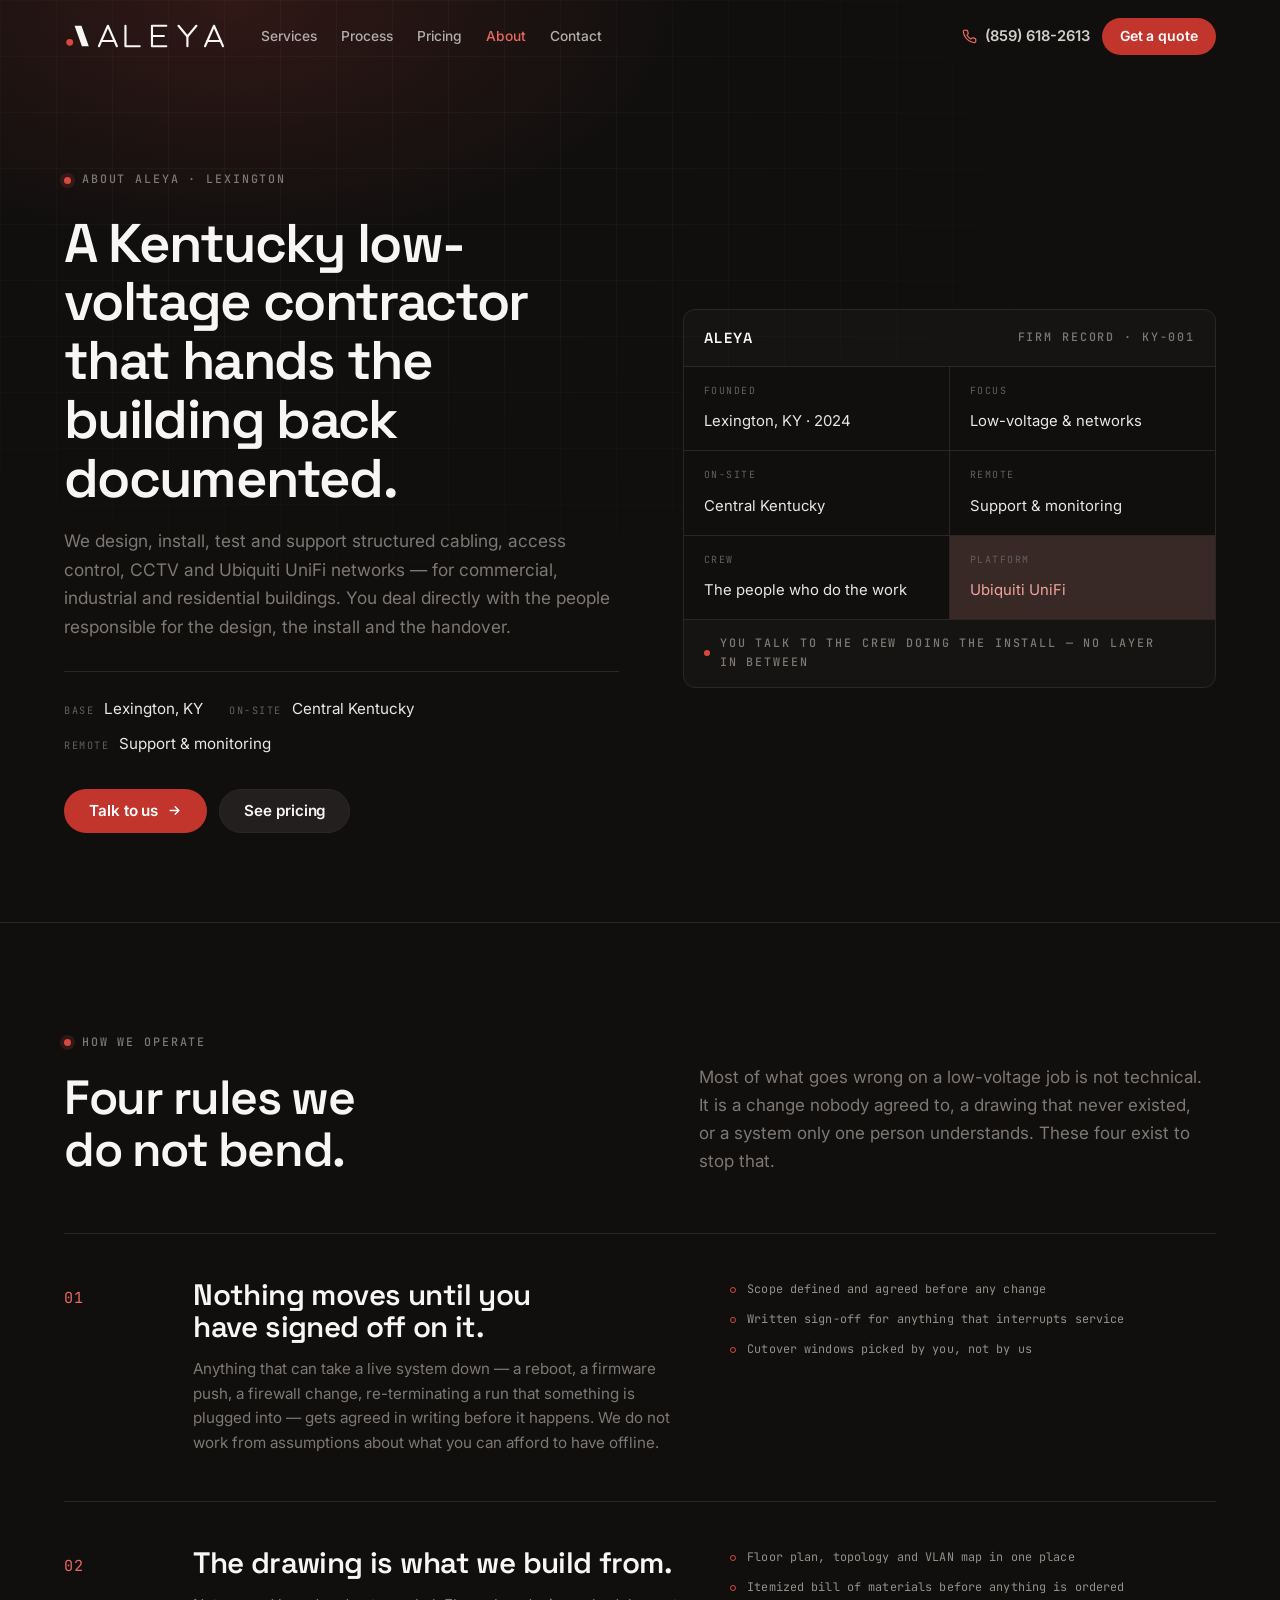
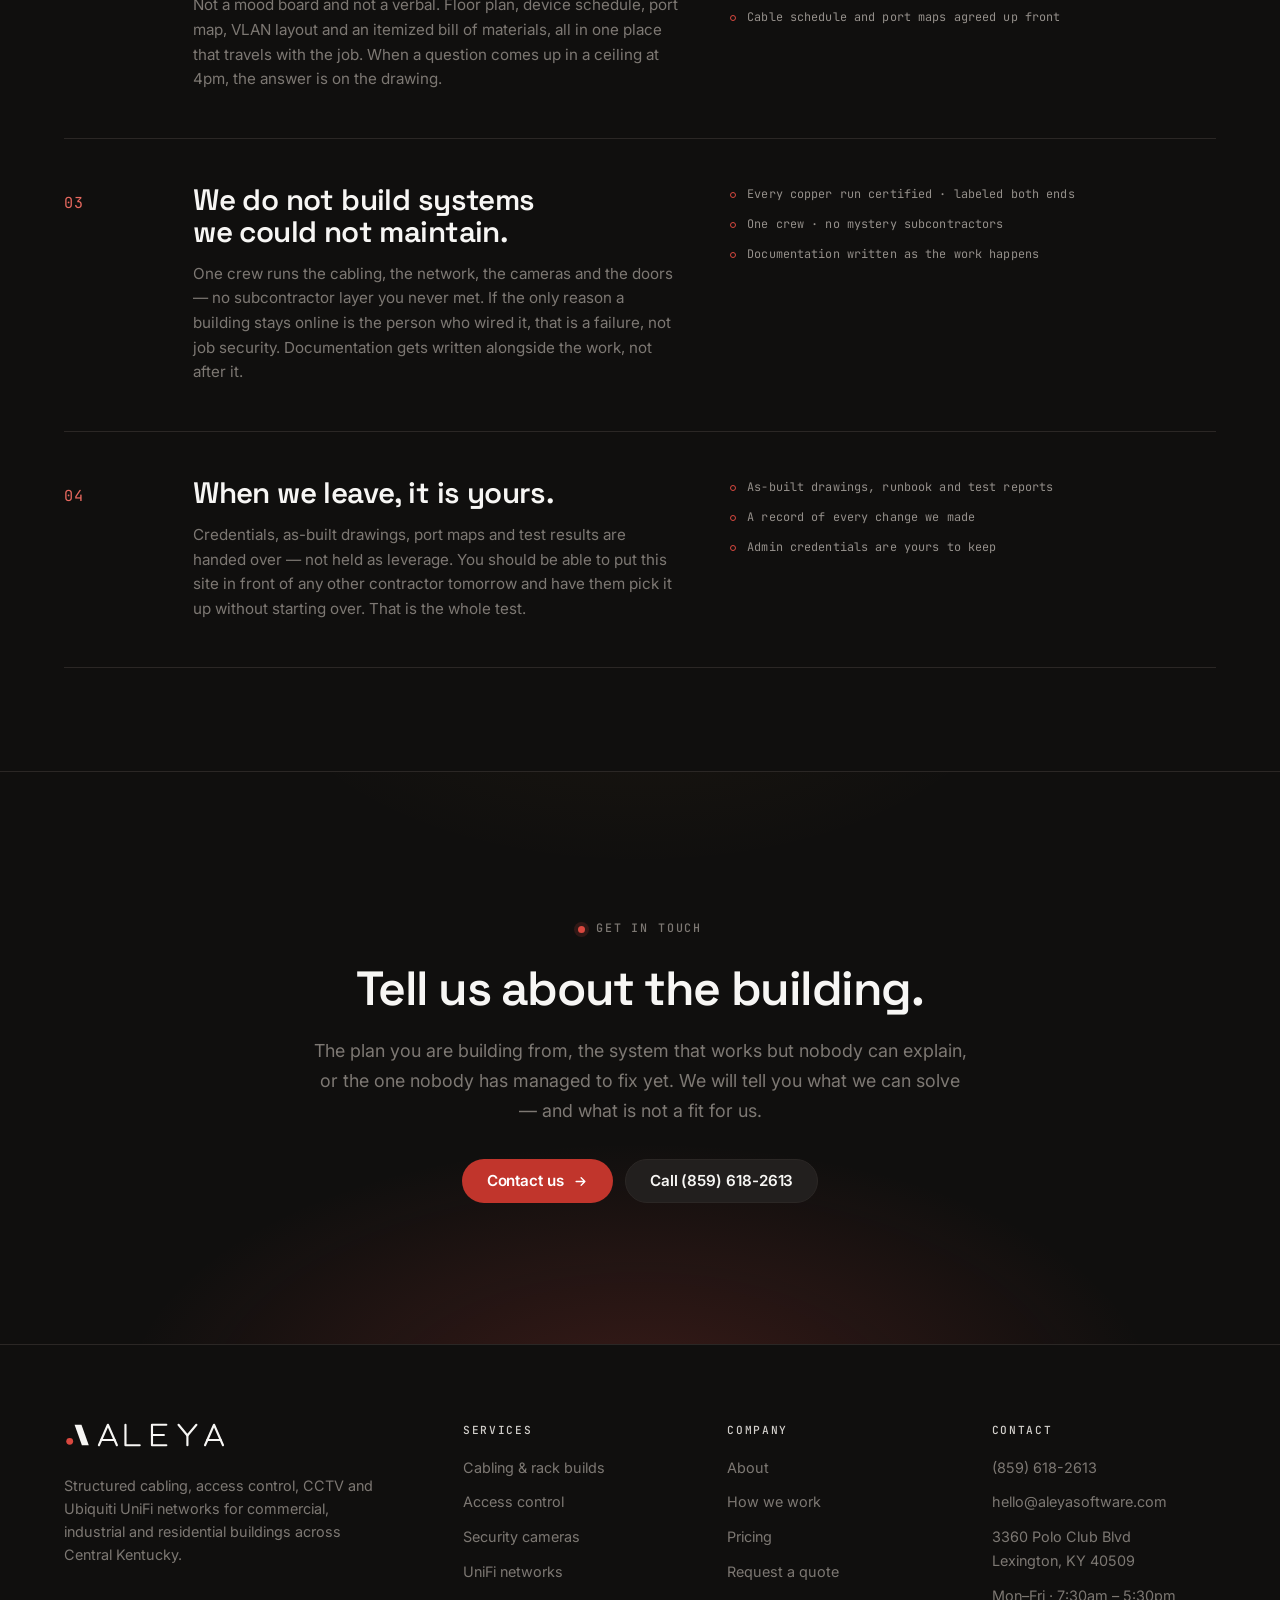
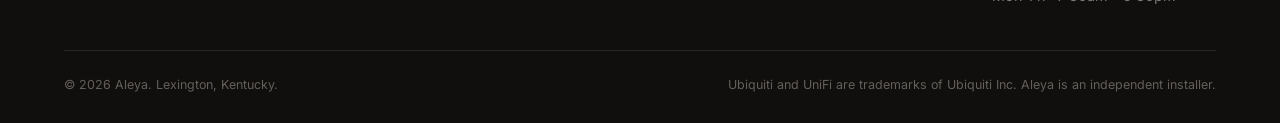
<file: about.html>
<!DOCTYPE html>
<html lang="en">
<head>
<meta charset="utf-8">
<meta name="viewport" content="width=device-width, initial-scale=1">
<title>About Aleya — Low-Voltage &amp; Network Contractors in Lexington, KY</title>
<meta name="description" content="Aleya is a Lexington, Kentucky low-voltage contractor: structured cabling, access control, CCTV and Ubiquiti UniFi networks. You work directly with the crew doing the install.">
<meta name="theme-color" content="#100f0e">
<link rel="canonical" href="https://aleyasoftware.com/about.html">
<link rel="icon" href="assets/favicon.svg" type="image/svg+xml">
<link rel="preconnect" href="https://fonts.googleapis.com">
<link rel="preconnect" href="https://fonts.gstatic.com" crossorigin>
<link href="https://fonts.googleapis.com/css2?family=Inter:wght@400;500;600;700&family=JetBrains+Mono:wght@400;500&family=Space+Grotesk:wght@500;600;700&display=swap" rel="stylesheet">
<link rel="stylesheet" href="css/styles.css?v=1785289252">
</head>
<body>

<a class="skip-link" href="#main">Skip to content</a>

<header class="site-header">
  <div class="container">
    <a class="logo" href="index.html" aria-label="Aleya — home">
      <svg viewBox="0 0 470 81" xmlns="http://www.w3.org/2000/svg" role="img" aria-label="Aleya">
        <circle cx="16.5" cy="58.8" r="9.9" fill="#d9483f"/>
        <path d="M30.6 11h19.9L71.7 70H51.8z" fill="currentColor"/>
        <g fill="none" stroke="currentColor" stroke-width="6.2" stroke-linecap="round" stroke-linejoin="round">
          <path d="M101 70 127 11l26 59"/><path d="M107.6 55h38.8"/>
          <path d="M177.8 11v59h41.2"/><path d="M296 11h-41.5v59H296"/>
          <path d="M254.5 40.5H289"/><path d="M331.3 11 357 42l26-31"/>
          <path d="M357 42v28"/><path d="M408 70l26-59 26 59"/><path d="M414.6 55h38.8"/>
        </g>
      </svg>
    </a>
    <nav class="nav" id="primary-nav" aria-label="Primary">
      <ul class="nav__list">
        <li><a class="nav__link" href="index.html#services">Services</a></li>
        <li><a class="nav__link" href="index.html#process">Process</a></li>
        <li><a class="nav__link" href="pricing.html">Pricing</a></li>
        <li><a class="nav__link" href="about.html" aria-current="page">About</a></li>
        <li><a class="nav__link" href="contact.html">Contact</a></li>
      </ul>
    </nav>
    <div class="header-actions">
      <a class="header-phone" href="tel:+18596182613">
        <svg viewBox="0 0 24 24" fill="none" stroke="currentColor" stroke-width="2" stroke-linecap="round" stroke-linejoin="round" aria-hidden="true"><path d="M22 16.9v3a2 2 0 0 1-2.2 2 19.8 19.8 0 0 1-8.6-3.1 19.5 19.5 0 0 1-6-6A19.8 19.8 0 0 1 2.1 4.2 2 2 0 0 1 4.1 2h3a2 2 0 0 1 2 1.7c.1 1 .4 1.9.7 2.8a2 2 0 0 1-.5 2.1L8.1 9.9a16 16 0 0 0 6 6l1.3-1.2a2 2 0 0 1 2.1-.5c.9.3 1.8.6 2.8.7a2 2 0 0 1 1.7 2Z"/></svg>
        (859) 618-2613
      </a>
      <a class="btn btn--primary" href="contact.html">Get a quote</a>
      <button class="nav-toggle" type="button" aria-expanded="false" aria-controls="primary-nav" aria-label="Toggle navigation">
        <span></span><span></span><span></span>
      </button>
    </div>
  </div>
</header>

<main id="main">

<!-- ==================== ABOUT HERO ==================== -->
<section class="cpage">
  <div class="container cpage__grid">

    <div>
      <span class="eyebrow">About Aleya · Lexington</span>
      <h1>A Kentucky low-voltage contractor that hands the building back documented.</h1>
      <p class="cpage__lead">
        We design, install, test and support structured cabling, access control,
        CCTV and Ubiquiti UniFi networks — for commercial, industrial and
        residential buildings. You deal directly with the people responsible for
        the design, the install and the handover.
      </p>

      <div class="inline-meta">
        <span class="inline-meta__pair">
          <span class="inline-meta__k">Base</span>
          <span class="inline-meta__v">Lexington, KY</span>
        </span>
        <span class="inline-meta__pair">
          <span class="inline-meta__k">On-site</span>
          <span class="inline-meta__v">Central Kentucky</span>
        </span>
        <span class="inline-meta__pair">
          <span class="inline-meta__k">Remote</span>
          <span class="inline-meta__v">Support &amp; monitoring</span>
        </span>
      </div>

      <div class="btn-row" style="margin-top:32px">
        <a class="btn btn--primary btn--lg" href="contact.html">Talk to us <svg viewBox="0 0 24 24" fill="none" stroke="currentColor" stroke-width="2.2" stroke-linecap="round" stroke-linejoin="round" aria-hidden="true"><path d="M5 12h14M13 6l6 6-6 6"/></svg></a>
        <a class="btn btn--ghost btn--lg" href="pricing.html">See pricing</a>
      </div>
    </div>

    <div class="record">
      <div class="record__top">
        <span class="record__name">Aleya</span>
        <span class="mono">Firm record · KY-001</span>
      </div>
      <div class="record__grid">
          <div class="record__cell">
            <span class="record__k">Founded</span>
            <span class="record__v">Lexington, KY · 2024</span>
          </div>
          <div class="record__cell">
            <span class="record__k">Focus</span>
            <span class="record__v">Low-voltage &amp; networks</span>
          </div>
          <div class="record__cell">
            <span class="record__k">On-site</span>
            <span class="record__v">Central Kentucky</span>
          </div>
          <div class="record__cell">
            <span class="record__k">Remote</span>
            <span class="record__v">Support &amp; monitoring</span>
          </div>
          <div class="record__cell">
            <span class="record__k">Crew</span>
            <span class="record__v">The people who do the work</span>
          </div>
          <div class="record__cell record__cell--hi">
            <span class="record__k">Platform</span>
            <span class="record__v">Ubiquiti UniFi</span>
          </div>
      </div>
      <p class="record__foot">
        <span class="dot" aria-hidden="true"></span>
        <span class="mono">You talk to the crew doing the install — no layer in between</span>
      </p>
    </div>

  </div>
</section>

<!-- ==================== HOW WE OPERATE ==================== -->
<section class="section">
  <div class="container">
    <div class="sec-head">
      <div>
        <span class="eyebrow">How we operate</span>
        <h2 style="margin-top:18px">Four rules we do not bend.</h2>
      </div>
      <p>
        Most of what goes wrong on a low-voltage job is not technical. It is a
        change nobody agreed to, a drawing that never existed, or a system only
        one person understands. These four exist to stop that.
      </p>
    </div>

      <article class="prin">
        <p class="prin__no">01</p>
        <div>
          <h3>Nothing moves until you have signed off on it.</h3>
          <p class="prin__body">Anything that can take a live system down — a reboot, a firmware push, a firewall change, re-terminating a run that something is plugged into — gets agreed in writing before it happens. We do not work from assumptions about what you can afford to have offline.</p>
        </div>
        <ul class="prin__list"><li><span>Scope defined and agreed before any change</span></li><li><span>Written sign-off for anything that interrupts service</span></li><li><span>Cutover windows picked by you, not by us</span></li></ul>
      </article>
      <article class="prin">
        <p class="prin__no">02</p>
        <div>
          <h3>The drawing is what we build from.</h3>
          <p class="prin__body">Not a mood board and not a verbal. Floor plan, device schedule, port map, VLAN layout and an itemized bill of materials, all in one place that travels with the job. When a question comes up in a ceiling at 4pm, the answer is on the drawing.</p>
        </div>
        <ul class="prin__list"><li><span>Floor plan, topology and VLAN map in one place</span></li><li><span>Itemized bill of materials before anything is ordered</span></li><li><span>Cable schedule and port maps agreed up front</span></li></ul>
      </article>
      <article class="prin">
        <p class="prin__no">03</p>
        <div>
          <h3>We do not build systems we could not maintain.</h3>
          <p class="prin__body">One crew runs the cabling, the network, the cameras and the doors — no subcontractor layer you never met. If the only reason a building stays online is the person who wired it, that is a failure, not job security. Documentation gets written alongside the work, not after it.</p>
        </div>
        <ul class="prin__list"><li><span>Every copper run certified · labeled both ends</span></li><li><span>One crew · no mystery subcontractors</span></li><li><span>Documentation written as the work happens</span></li></ul>
      </article>
      <article class="prin">
        <p class="prin__no">04</p>
        <div>
          <h3>When we leave, it is yours.</h3>
          <p class="prin__body">Credentials, as-built drawings, port maps and test results are handed over — not held as leverage. You should be able to put this site in front of any other contractor tomorrow and have them pick it up without starting over. That is the whole test.</p>
        </div>
        <ul class="prin__list"><li><span>As-built drawings, runbook and test reports</span></li><li><span>A record of every change we made</span></li><li><span>Admin credentials are yours to keep</span></li></ul>
      </article>
  </div>
</section>

<!-- ==================== CLOSING CTA ==================== -->
<section class="final">
  <div class="container final__inner">
    <span class="eyebrow">Get in touch</span>
    <h2>Tell us about the building.</h2>
    <p>
      The plan you are building from, the system that works but nobody can
      explain, or the one nobody has managed to fix yet. We will tell you what we
      can solve — and what is not a fit for us.
    </p>
    <div class="btn-row">
      <a class="btn btn--primary btn--lg" href="contact.html">Contact us <svg viewBox="0 0 24 24" fill="none" stroke="currentColor" stroke-width="2.2" stroke-linecap="round" stroke-linejoin="round" aria-hidden="true"><path d="M5 12h14M13 6l6 6-6 6"/></svg></a>
      <a class="btn btn--ghost btn--lg" href="tel:+18596182613">Call (859) 618-2613</a>
    </div>
  </div>
</section>

</main>

<footer class="site-footer">
  <div class="container">
    <div class="footer__grid">
      <div>
        <a class="logo" href="index.html" aria-label="Aleya — home">
          <svg viewBox="0 0 470 81" xmlns="http://www.w3.org/2000/svg" role="img" aria-label="Aleya">
        <circle cx="16.5" cy="58.8" r="9.9" fill="#d9483f"/>
        <path d="M30.6 11h19.9L71.7 70H51.8z" fill="currentColor"/>
        <g fill="none" stroke="currentColor" stroke-width="6.2" stroke-linecap="round" stroke-linejoin="round">
          <path d="M101 70 127 11l26 59"/><path d="M107.6 55h38.8"/>
          <path d="M177.8 11v59h41.2"/><path d="M296 11h-41.5v59H296"/>
          <path d="M254.5 40.5H289"/><path d="M331.3 11 357 42l26-31"/>
          <path d="M357 42v28"/><path d="M408 70l26-59 26 59"/><path d="M414.6 55h38.8"/>
        </g>
      </svg>
        </a>
        <p class="footer__about">
          Structured cabling, access control, CCTV and Ubiquiti UniFi networks
          for commercial, industrial and residential buildings across Central
          Kentucky.
        </p>
      </div>
      <div>
        <p class="footer__title">Services</p>
        <ul class="footer__list">
          <li><a href="index.html#services">Cabling &amp; rack builds</a></li>
          <li><a href="index.html#services">Access control</a></li>
          <li><a href="index.html#services">Security cameras</a></li>
          <li><a href="index.html#services">UniFi networks</a></li>
        </ul>
      </div>
      <div>
        <p class="footer__title">Company</p>
        <ul class="footer__list">
          <li><a href="about.html">About</a></li>
          <li><a href="index.html#process">How we work</a></li>
          <li><a href="pricing.html">Pricing</a></li>
          <li><a href="contact.html">Request a quote</a></li>
        </ul>
      </div>
      <div>
        <p class="footer__title">Contact</p>
        <ul class="footer__list">
          <li><a href="tel:+18596182613">(859) 618-2613</a></li>
          <li><a href="mailto:hello@aleyasoftware.com">hello@aleyasoftware.com</a></li>
          <li>3360 Polo Club Blvd<br>Lexington, KY 40509</li>
          <li>Mon–Fri · 7:30am – 5:30pm</li>
        </ul>
      </div>
    </div>
    <div class="footer__bottom">
      <p>&copy; <span data-year>2026</span> Aleya. Lexington, Kentucky.</p>
      <p>Ubiquiti and UniFi are trademarks of Ubiquiti Inc. Aleya is an independent installer.</p>
    </div>
  </div>
</footer>

<script src="js/main.js?v=1785289582" defer></script>
</body>
</html>
</file>
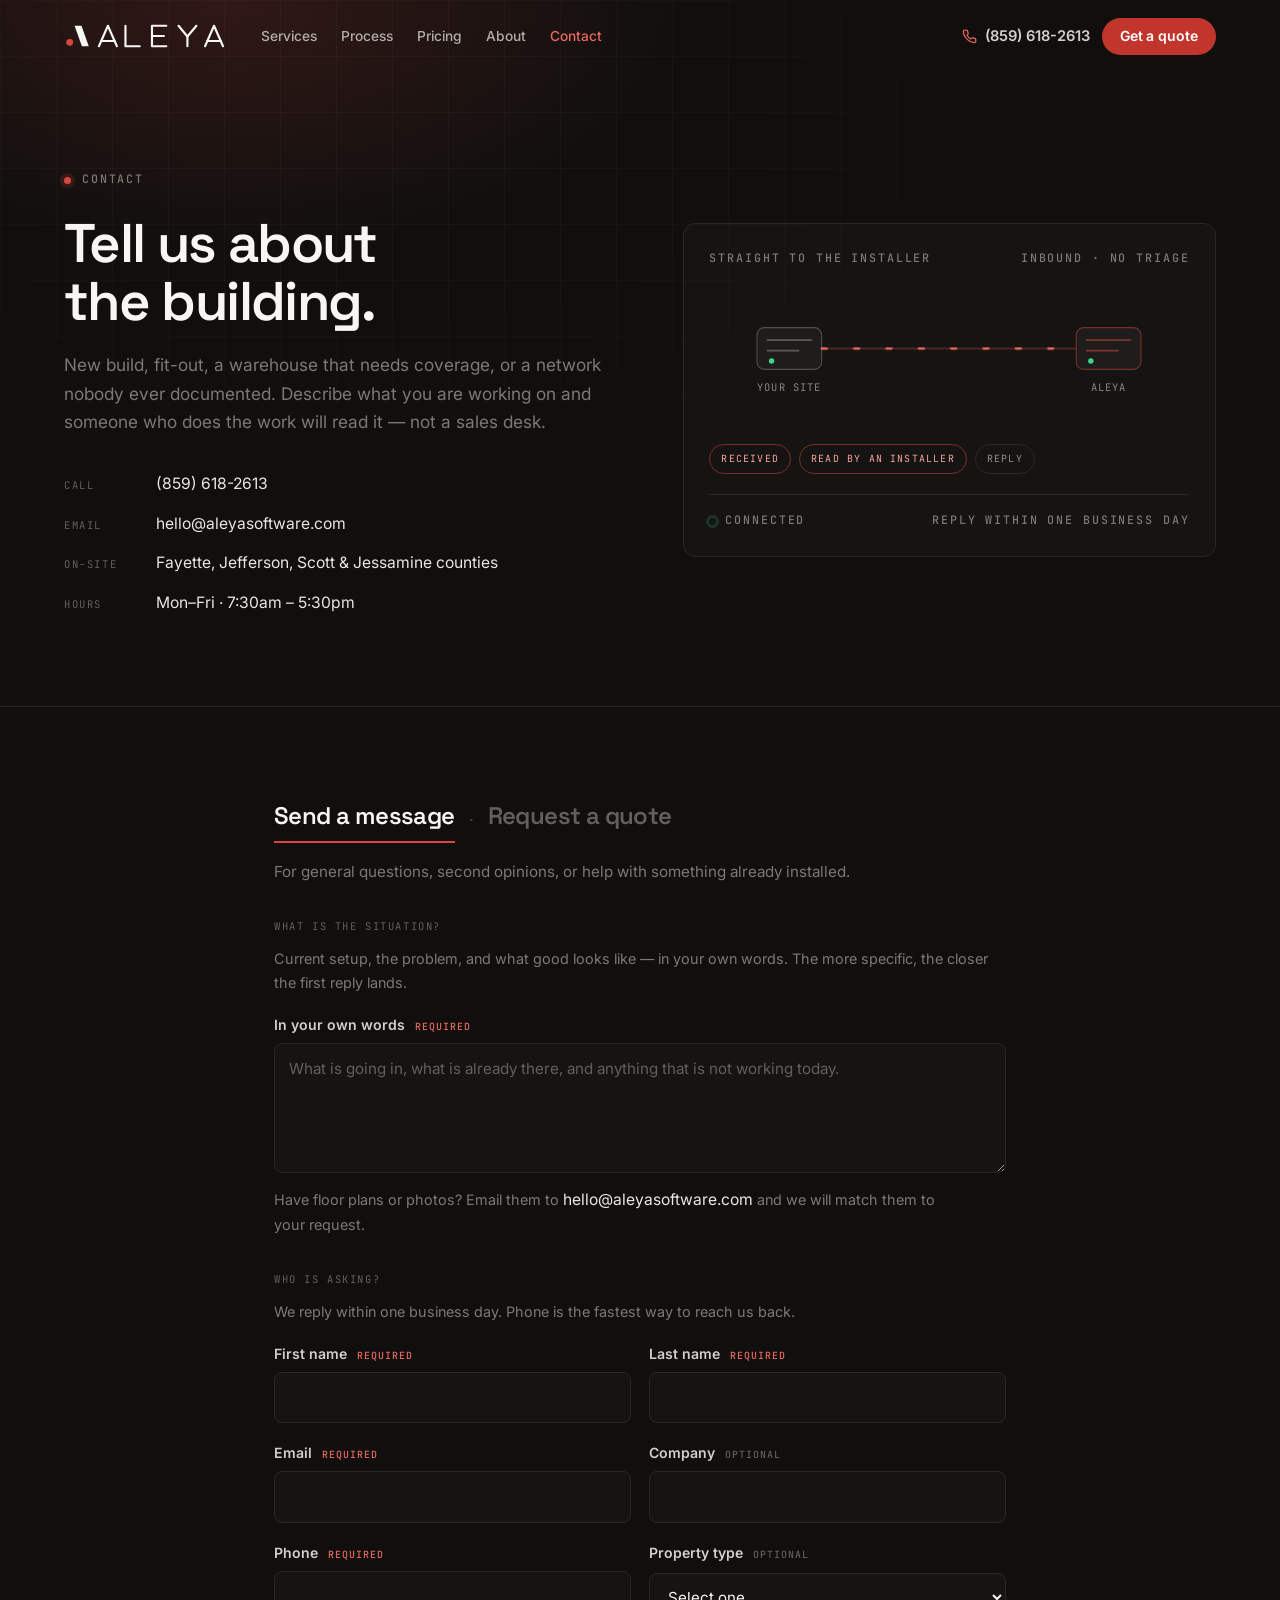
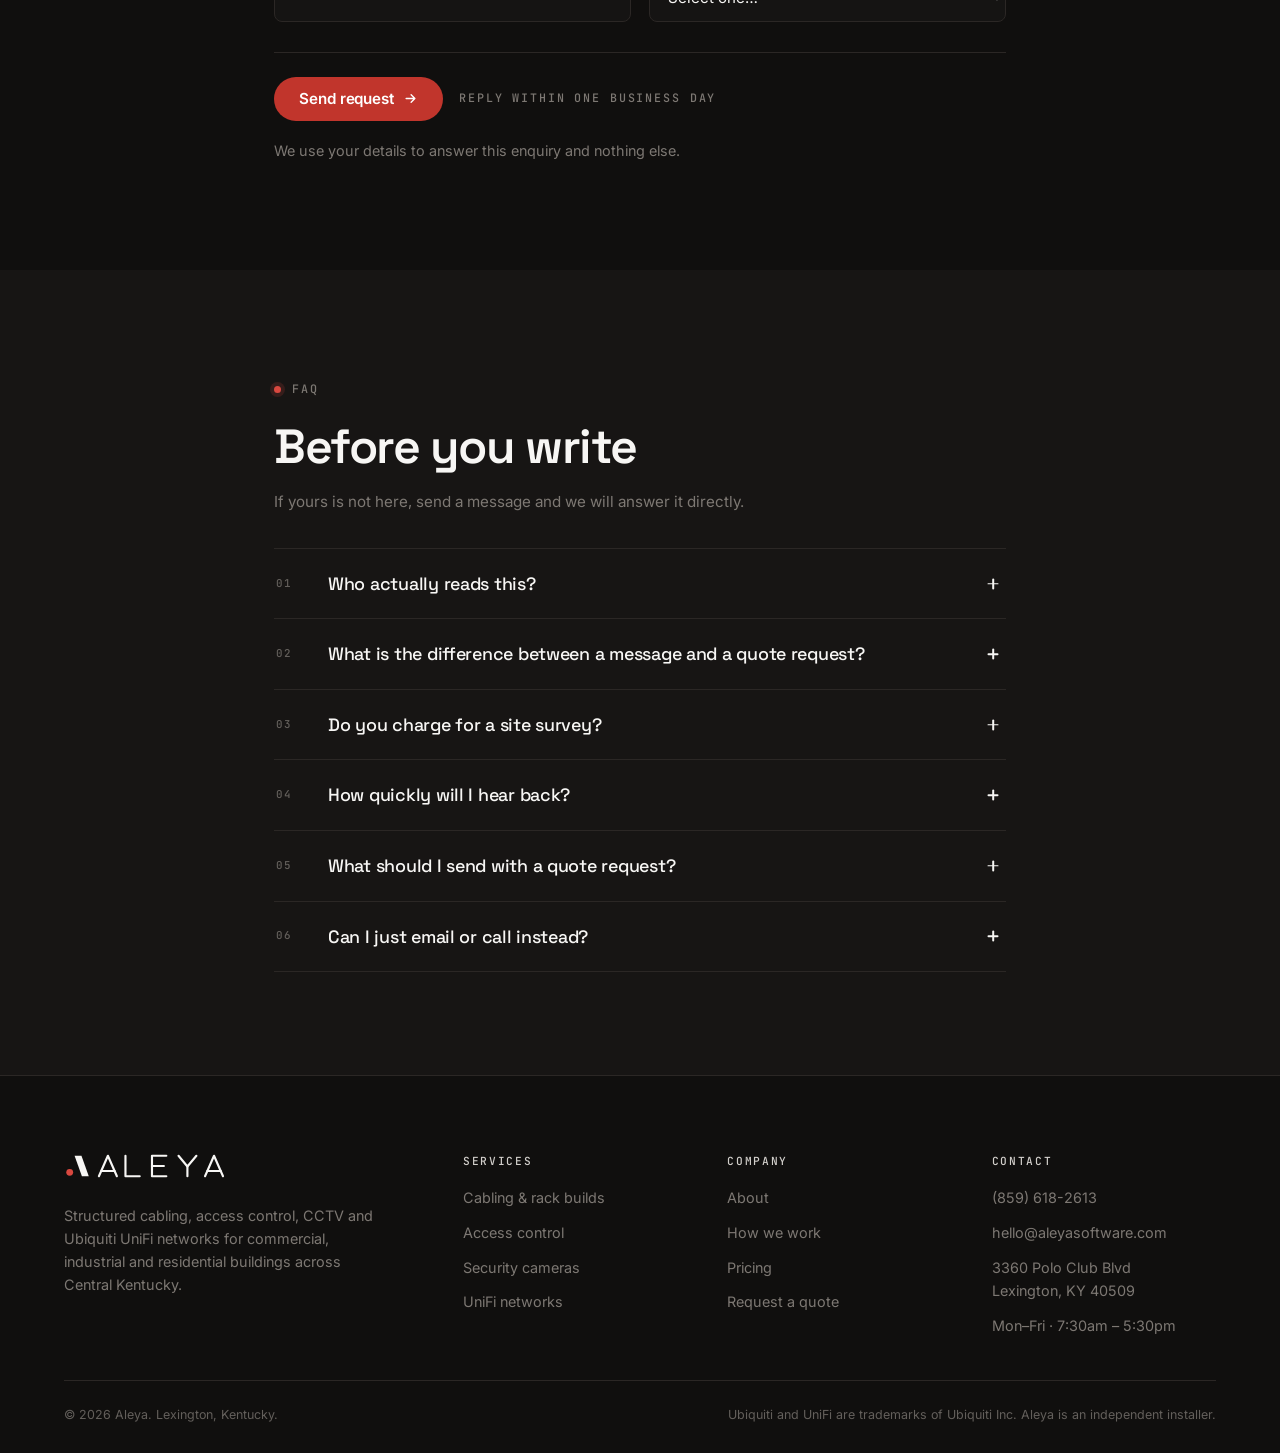
<file: contact.html>
<!DOCTYPE html>
<html lang="en">
<head>
<meta charset="utf-8">
<meta name="viewport" content="width=device-width, initial-scale=1">
<title>Contact Aleya — Request a Quote | Lexington, KY</title>
<meta name="description" content="Request a quote or send a message to Aleya — structured cabling, access control, CCTV and Ubiquiti UniFi networks in Lexington and Central Kentucky. We reply within one business day.">
<meta name="theme-color" content="#100f0e">
<link rel="canonical" href="https://aleyasoftware.com/contact.html">
<link rel="icon" href="assets/favicon.svg" type="image/svg+xml">
<link rel="preconnect" href="https://fonts.googleapis.com">
<link rel="preconnect" href="https://fonts.gstatic.com" crossorigin>
<link href="https://fonts.googleapis.com/css2?family=Inter:wght@400;500;600;700&family=JetBrains+Mono:wght@400;500&family=Space+Grotesk:wght@500;600;700&display=swap" rel="stylesheet">
<link rel="stylesheet" href="css/styles.css?v=1785289252">
</head>
<body>

<a class="skip-link" href="#main">Skip to content</a>

<header class="site-header">
  <div class="container">
    <a class="logo" href="index.html" aria-label="Aleya — home">
      <svg viewBox="0 0 470 81" xmlns="http://www.w3.org/2000/svg" role="img" aria-label="Aleya">
        <circle cx="16.5" cy="58.8" r="9.9" fill="#d9483f"/>
        <path d="M30.6 11h19.9L71.7 70H51.8z" fill="currentColor"/>
        <g fill="none" stroke="currentColor" stroke-width="6.2" stroke-linecap="round" stroke-linejoin="round">
          <path d="M101 70 127 11l26 59"/><path d="M107.6 55h38.8"/>
          <path d="M177.8 11v59h41.2"/><path d="M296 11h-41.5v59H296"/>
          <path d="M254.5 40.5H289"/><path d="M331.3 11 357 42l26-31"/>
          <path d="M357 42v28"/><path d="M408 70l26-59 26 59"/><path d="M414.6 55h38.8"/>
        </g>
      </svg>
    </a>

    <nav class="nav" id="primary-nav" aria-label="Primary">
      <ul class="nav__list">
        <li><a class="nav__link" href="index.html#services">Services</a></li>
        <li><a class="nav__link" href="index.html#process">Process</a></li>
        <li><a class="nav__link" href="pricing.html">Pricing</a></li>
        <li><a class="nav__link" href="about.html">About</a></li>
        <li><a class="nav__link" href="contact.html" aria-current="page">Contact</a></li>
      </ul>
    </nav>

    <div class="header-actions">
      <a class="header-phone" href="tel:+18596182613">
        <svg viewBox="0 0 24 24" fill="none" stroke="currentColor" stroke-width="2" stroke-linecap="round" stroke-linejoin="round" aria-hidden="true"><path d="M22 16.9v3a2 2 0 0 1-2.2 2 19.8 19.8 0 0 1-8.6-3.1 19.5 19.5 0 0 1-6-6A19.8 19.8 0 0 1 2.1 4.2 2 2 0 0 1 4.1 2h3a2 2 0 0 1 2 1.7c.1 1 .4 1.9.7 2.8a2 2 0 0 1-.5 2.1L8.1 9.9a16 16 0 0 0 6 6l1.3-1.2a2 2 0 0 1 2.1-.5c.9.3 1.8.6 2.8.7a2 2 0 0 1 1.7 2Z"/></svg>
        (859) 618-2613
      </a>
      <a class="btn btn--primary" href="#form">Get a quote</a>
      <button class="nav-toggle" type="button" aria-expanded="false" aria-controls="primary-nav" aria-label="Toggle navigation">
        <span></span><span></span><span></span>
      </button>
    </div>
  </div>
</header>

<main id="main">

<!-- ==================== CONTACT HERO ==================== -->
<section class="cpage">
  <div class="container cpage__grid">

    <div>
      <span class="eyebrow">Contact</span>
      <h1>Tell us about the building.</h1>
      <p class="cpage__lead">
        New build, fit-out, a warehouse that needs coverage, or a network nobody
        ever documented. Describe what you are working on and someone who does
        the work will read it — not a sales desk.
      </p>

      <div class="cmeta">
        <div class="cmeta__row">
          <span class="cmeta__k">Call</span>
          <a class="cmeta__v" href="tel:+18596182613">(859) 618-2613</a>
        </div>
        <div class="cmeta__row">
          <span class="cmeta__k">Email</span>
          <a class="cmeta__v" href="mailto:hello@aleyasoftware.com">hello@aleyasoftware.com</a>
        </div>
        <div class="cmeta__row">
          <span class="cmeta__k">On-site</span>
          <span class="cmeta__v">Fayette, Jefferson, Scott &amp; Jessamine counties</span>
        </div>
        <div class="cmeta__row">
          <span class="cmeta__k">Hours</span>
          <span class="cmeta__v">Mon–Fri · 7:30am – 5:30pm</span>
        </div>
      </div>
    </div>

    <!-- Straight-through-to-a-installer panel -->
    <div class="wire">
      <div class="wire__head">
        <span class="mono">Straight to the installer</span>
        <span class="mono">Inbound · no triage</span>
      </div>

      <svg viewBox="0 0 460 130" fill="none" role="img"
           aria-label="Diagram showing a message travelling from your site directly to Aleya.">
        <defs>
          <filter id="wGlow" x="-60%" y="-60%" width="220%" height="220%">
            <feGaussianBlur stdDeviation="3" result="b"/>
            <feMerge><feMergeNode in="b"/><feMergeNode in="SourceGraphic"/></feMerge>
          </filter>
        </defs>

        <path d="M108,58 H352" stroke="rgba(217,72,63,.3)" stroke-width="2"/>
        <path class="hs-flow" d="M108,58 H352"/>

        <g>
          <rect x="46" y="38" width="62" height="40" rx="7" fill="rgba(255,255,255,.04)" stroke="rgba(255,255,255,.24)"/>
          <path d="M56,50 H98 M56,60 H86" stroke="rgba(255,255,255,.28)" stroke-width="1.6" stroke-linecap="round"/>
          <circle cx="60" cy="70" r="2.6" fill="#3dd68c"/>
          <text class="hs-tag" x="77" y="99" text-anchor="middle">YOUR SITE</text>
        </g>

        <g>
          <rect x="352" y="38" width="62" height="40" rx="7" fill="rgba(255,255,255,.04)" stroke="rgba(217,72,63,.5)"/>
          <path d="M362,50 H404 M362,60 H392" stroke="rgba(217,72,63,.55)" stroke-width="1.6" stroke-linecap="round"/>
          <circle cx="366" cy="70" r="2.6" fill="#3dd68c"/>
          <text class="hs-tag" x="383" y="99" text-anchor="middle">ALEYA</text>
        </g>
      </svg>

      <div class="chips">
        <span class="chip chip--on">Received</span>
        <span class="chip chip--on">Read by an installer</span>
        <span class="chip">Reply</span>
      </div>

      <div class="wire__status">
        <span class="wire__live">
          <span class="wire__dot" aria-hidden="true"></span>
          <span class="mono">Connected</span>
        </span>
        <span class="mono">Reply within one business day</span>
      </div>
    </div>

  </div>
</section>

<!-- ==================== FORM ==================== -->
<section class="formsec" id="form">
  <div class="container formwrap">

    <div class="tabs" role="tablist" aria-label="What are you sending?">
      <button class="tab" type="button" role="tab" id="tab-msg" aria-selected="true" aria-controls="quote-form">Send a message</button>
      <span class="tabs__sep" aria-hidden="true">·</span>
      <button class="tab" type="button" role="tab" id="tab-quote" aria-selected="false" aria-controls="quote-form">Request a quote</button>
    </div>

    <p class="formsec__note" data-note-quote hidden>Tell us about the site and we will come back with scope and a price.</p>
    <p class="formsec__note" data-note-msg>For general questions, second opinions, or help with something already installed.</p>

    <!-- Connect an endpoint (Formspree, Basin, Netlify Forms) in the action
         attribute below. Until then the form runs in demo mode. -->
    <form id="quote-form" action="https://api.web3forms.com/submit" method="POST" novalidate>

      <!-- Web3Forms wiring. Paste the access key from your dashboard into the
           value below, and set the form action to
           https://api.web3forms.com/submit -->
      <input type="hidden" name="access_key" value="e31b0e91-37a5-4917-bde1-6f668a5efcc3">
      <input type="hidden" name="from_name" value="Aleya website">
      <input type="hidden" name="subject" data-subject value="New enquiry — aleyasoftware.com">

      <!-- Spam trap. Web3Forms silently discards any submission with this
           ticked, and no real visitor can see it. -->
      <label class="sr-only" aria-hidden="true">
        Leave this empty
        <input type="checkbox" name="botcheck" tabindex="-1">
      </label>

      <fieldset data-quote-only>
        <legend>What kind of work?</legend>
        <p class="legend-note">Pick the closest match — we will re-scope on the call if it lands somewhere else.</p>
        <div class="opts opts--grid">
          <label class="opt opt--stack"><input type="radio" name="work" value="New build / pre-wire"><span class="opt__mark" aria-hidden="true"></span><span class="opt__txt"><b>New build / pre-wire</b><em>Cable in before the drywall</em></span></label>
          <label class="opt opt--stack"><input type="radio" name="work" value="Cabling + rack build"><span class="opt__mark" aria-hidden="true"></span><span class="opt__txt"><b>Cabling + rack build</b><em>Drops, patch panels, rack</em></span></label>
          <label class="opt opt--stack"><input type="radio" name="work" value="Security cameras"><span class="opt__mark" aria-hidden="true"></span><span class="opt__txt"><b>Security cameras</b><em>Placement, NVR, retention</em></span></label>
          <label class="opt opt--stack"><input type="radio" name="work" value="Access control"><span class="opt__mark" aria-hidden="true"></span><span class="opt__txt"><b>Access control</b><em>Readers, locks, schedules</em></span></label>
          <label class="opt opt--stack"><input type="radio" name="work" value="UniFi network"><span class="opt__mark" aria-hidden="true"></span><span class="opt__txt"><b>UniFi network</b><em>Gateway, switching, VLANs</em></span></label>
          <label class="opt opt--stack"><input type="radio" name="work" value="WiFi survey + design"><span class="opt__mark" aria-hidden="true"></span><span class="opt__txt"><b>WiFi survey + design</b><em>Coverage and capacity</em></span></label>
          <label class="opt opt--stack"><input type="radio" name="work" value="Network diagnostic"><span class="opt__mark" aria-hidden="true"></span><span class="opt__txt"><b>Network diagnostic</b><em>Something is wrong, find it</em></span></label>
          <label class="opt opt--stack"><input type="radio" name="work" value="Managed services"><span class="opt__mark" aria-hidden="true"></span><span class="opt__txt"><b>Managed services</b><em>Ongoing after-care</em></span></label>
          <label class="opt opt--stack"><input type="radio" name="work" value="Custom software"><span class="opt__mark" aria-hidden="true"></span><span class="opt__txt"><b>Custom software</b><em>Tools and integrations</em></span></label>
          <label class="opt opt--stack"><input type="radio" name="work" value="Something else"><span class="opt__mark" aria-hidden="true"></span><span class="opt__txt"><b>Something else</b><em>Tell us below</em></span></label>
        </div>
      </fieldset>

      <fieldset data-quote-only>
        <legend>When and how big?</legend>
        <p class="legend-note">Both optional. Helpful if you have a sense, fine to skip if you do not.</p>
        <div class="fgrid">
          <div class="field">
            <label for="timeline">Timeline <span>Optional</span></label>
            <select id="timeline" name="timeline">
              <option value="">Select one…</option>
              <option>As soon as possible</option>
              <option>1–3 months</option>
              <option>3–6 months</option>
              <option>6+ months</option>
              <option>Just exploring</option>
            </select>
          </div>
          <div class="field">
            <label for="budget">Budget range <span>Optional</span></label>
            <select id="budget" name="budget">
              <option value="">Select one…</option>
              <option>Under $5k</option>
              <option>$5k – $15k</option>
              <option>$15k – $40k</option>
              <option>$40k – $100k</option>
              <option>$100k+</option>
              <option>Not sure yet</option>
            </select>
          </div>
        </div>
      </fieldset>

      <fieldset data-quote-only>
        <legend>Where is it?</legend>
        <p class="legend-note">Skip what you do not know. Even one line of detail gets the estimate closer.</p>
        <div class="fgrid fgrid--3">
          <div class="field">
            <label for="sites">Number of sites <span>Optional</span></label>
            <input type="number" id="sites" name="sites" min="1" step="1" value="1">
          </div>
          <div class="field">
            <label for="sqft">Square footage <span>Optional</span></label>
            <input type="text" id="sqft" name="sqft" placeholder="e.g. 12,000">
          </div>
          <div class="field">
            <label for="zip">Zip or city <span>Optional</span></label>
            <input type="text" id="zip" name="zip" placeholder="e.g. 40509">
          </div>
          <div class="field">
            <label for="drops">Approx. data drops <span>Optional</span></label>
            <input type="text" id="drops" name="drops" placeholder="e.g. 40">
          </div>
          <div class="field">
            <label for="cameras">Cameras <span>Optional</span></label>
            <input type="text" id="cameras" name="cameras" placeholder="e.g. 8">
          </div>
          <div class="field">
            <label for="doors">Doors on access <span>Optional</span></label>
            <input type="text" id="doors" name="doors" placeholder="e.g. 3">
          </div>
        </div>
      </fieldset>

      <fieldset>
        <legend>What is the situation?</legend>
        <p class="legend-note">Current setup, the problem, and what good looks like — in your own words. The more specific, the closer the first reply lands.</p>
        <div class="field">
          <label for="message">In your own words <span class="req">Required</span></label>
          <textarea id="message" name="message" required placeholder="What is going in, what is already there, and anything that is not working today."></textarea>
          <span class="field__err"></span>
        </div>
        <p class="legend-note" style="margin-top:14px; margin-bottom:0">
          Have floor plans or photos? Email them to
          <a class="cmeta__v" href="mailto:hello@aleyasoftware.com">hello@aleyasoftware.com</a>
          and we will match them to your request.
        </p>
      </fieldset>

      <fieldset>
        <legend>Who is asking?</legend>
        <p class="legend-note">We reply within one business day. Phone is the fastest way to reach us back.</p>
        <div class="fgrid">
          <div class="field">
            <label for="first">First name <span class="req">Required</span></label>
            <input type="text" id="first" name="first" autocomplete="given-name" required>
            <span class="field__err"></span>
          </div>
          <div class="field">
            <label for="last">Last name <span class="req">Required</span></label>
            <input type="text" id="last" name="last" autocomplete="family-name" required>
            <span class="field__err"></span>
          </div>
          <div class="field">
            <label for="email">Email <span class="req">Required</span></label>
            <input type="email" id="email" name="email" autocomplete="email" required>
            <span class="field__err"></span>
          </div>
          <div class="field">
            <label for="company">Company <span>Optional</span></label>
            <input type="text" id="company" name="company" autocomplete="organization">
          </div>
          <div class="field">
            <label for="phone">Phone <span class="req">Required</span></label>
            <input type="tel" id="phone" name="phone" autocomplete="tel" required>
            <span class="field__err"></span>
          </div>
          <div class="field">
            <label for="property">Property type <span>Optional</span></label>
            <select id="property" name="property">
              <option value="">Select one…</option>
              <option>Residential</option>
              <option>Commercial</option>
              <option>Industrial</option>
              <option>Not sure yet</option>
            </select>
          </div>
        </div>
      </fieldset>

      <div class="form-foot">
        <button class="btn btn--primary btn--lg" type="submit">Send request <svg viewBox="0 0 24 24" fill="none" stroke="currentColor" stroke-width="2.2" stroke-linecap="round" stroke-linejoin="round" aria-hidden="true"><path d="M5 12h14M13 6l6 6-6 6"/></svg></button>
        <span class="mono">Reply within one business day</span>
      </div>

      <div class="form-status" role="status" aria-live="polite"></div>

      <p class="legend-note" style="margin-top:18px">
        We use your details to answer this enquiry and nothing else.
      </p>
    </form>

  </div>
</section>

<!-- ==================== FAQ ==================== -->
<section class="section section--alt">
  <div class="container formwrap">
    <span class="eyebrow">FAQ</span>
    <h2 style="margin-top:20px">Before you write</h2>
    <p class="formsec__note" style="margin-bottom:34px">
      If yours is not here, send a message and we will answer it directly.
    </p>

    <div class="faq">
        <div class="faq__item">
          <button class="faq__q" type="button" aria-expanded="false">
            <span class="faq__no">01</span>
            <span>Who actually reads this?</span>
            <span class="faq__ico" aria-hidden="true"></span>
          </button>
          <div class="faq__a"><div><p>We do. There is no call centre and no ticket queue in front of us — the message lands with the people who would be doing the work on your site.</p></div></div>
        </div>
        <div class="faq__item">
          <button class="faq__q" type="button" aria-expanded="false">
            <span class="faq__no">02</span>
            <span>What is the difference between a message and a quote request?</span>
            <span class="faq__ico" aria-hidden="true"></span>
          </button>
          <div class="faq__a"><div><p>A message is for questions, second opinions, or help with something already installed. A quote request tells us about a specific building so we can price it. Pick whichever fits; we will sort it out either way.</p></div></div>
        </div>
        <div class="faq__item">
          <button class="faq__q" type="button" aria-expanded="false">
            <span class="faq__no">03</span>
            <span>Do you charge for a site survey?</span>
            <span class="faq__ico" aria-hidden="true"></span>
          </button>
          <div class="faq__a"><div><p>Not for most projects in and around Fayette, Jefferson, Scott and Jessamine counties. If the site is a long way out or the scope needs a full day of design work, we will say so before anything is booked.</p></div></div>
        </div>
        <div class="faq__item">
          <button class="faq__q" type="button" aria-expanded="false">
            <span class="faq__no">04</span>
            <span>How quickly will I hear back?</span>
            <span class="faq__ico" aria-hidden="true"></span>
          </button>
          <div class="faq__a"><div><p>Within one business day, and usually the same day if you reach us before mid-afternoon. If it is urgent, calling is faster than typing.</p></div></div>
        </div>
        <div class="faq__item">
          <button class="faq__q" type="button" aria-expanded="false">
            <span class="faq__no">05</span>
            <span>What should I send with a quote request?</span>
            <span class="faq__ico" aria-hidden="true"></span>
          </button>
          <div class="faq__a"><div><p>A floor plan if you have one — even a rough sketch. Otherwise: square footage, how many rooms or desks need drops, roughly how many cameras and doors, and whether ceilings are open or finished. None of it is essential.</p></div></div>
        </div>
        <div class="faq__item">
          <button class="faq__q" type="button" aria-expanded="false">
            <span class="faq__no">06</span>
            <span>Can I just email or call instead?</span>
            <span class="faq__ico" aria-hidden="true"></span>
          </button>
          <div class="faq__a"><div><p>Of course. hello@aleyasoftware.com or (859) 618-2613. The form only exists because it prompts for the things we would end up asking anyway.</p></div></div>
        </div>
    </div>
  </div>
</section>

</main>

<footer class="site-footer">
  <div class="container">
    <div class="footer__grid">
      <div>
        <a class="logo" href="index.html" aria-label="Aleya — home">
          <svg viewBox="0 0 470 81" xmlns="http://www.w3.org/2000/svg" role="img" aria-label="Aleya">
        <circle cx="16.5" cy="58.8" r="9.9" fill="#d9483f"/>
        <path d="M30.6 11h19.9L71.7 70H51.8z" fill="currentColor"/>
        <g fill="none" stroke="currentColor" stroke-width="6.2" stroke-linecap="round" stroke-linejoin="round">
          <path d="M101 70 127 11l26 59"/><path d="M107.6 55h38.8"/>
          <path d="M177.8 11v59h41.2"/><path d="M296 11h-41.5v59H296"/>
          <path d="M254.5 40.5H289"/><path d="M331.3 11 357 42l26-31"/>
          <path d="M357 42v28"/><path d="M408 70l26-59 26 59"/><path d="M414.6 55h38.8"/>
        </g>
      </svg>
        </a>
        <p class="footer__about">
          Structured cabling, access control, CCTV and Ubiquiti UniFi networks
          for commercial, industrial and residential buildings across Central
          Kentucky.
        </p>
      </div>
      <div>
        <p class="footer__title">Services</p>
        <ul class="footer__list">
          <li><a href="index.html#services">Cabling &amp; rack builds</a></li>
          <li><a href="index.html#services">Access control</a></li>
          <li><a href="index.html#services">Security cameras</a></li>
          <li><a href="index.html#services">UniFi networks</a></li>
        </ul>
      </div>
      <div>
        <p class="footer__title">Company</p>
        <ul class="footer__list">
          <li><a href="about.html">About</a></li>
          <li><a href="index.html#process">How we work</a></li>
          <li><a href="pricing.html">Pricing</a></li>
          <li><a href="contact.html">Request a quote</a></li>
        </ul>
      </div>
      <div>
        <p class="footer__title">Contact</p>
        <ul class="footer__list">
          <li><a href="tel:+18596182613">(859) 618-2613</a></li>
          <li><a href="mailto:hello@aleyasoftware.com">hello@aleyasoftware.com</a></li>
          <li>3360 Polo Club Blvd<br>Lexington, KY 40509</li>
          <li>Mon–Fri · 7:30am – 5:30pm</li>
        </ul>
      </div>
    </div>
    <div class="footer__bottom">
      <p>&copy; <span data-year>2026</span> Aleya. Lexington, Kentucky.</p>
      <p>Ubiquiti and UniFi are trademarks of Ubiquiti Inc. Aleya is an independent installer.</p>
    </div>
  </div>
</footer>

<script src="js/main.js?v=1785289582" defer></script>
</body>
</html>
</file>
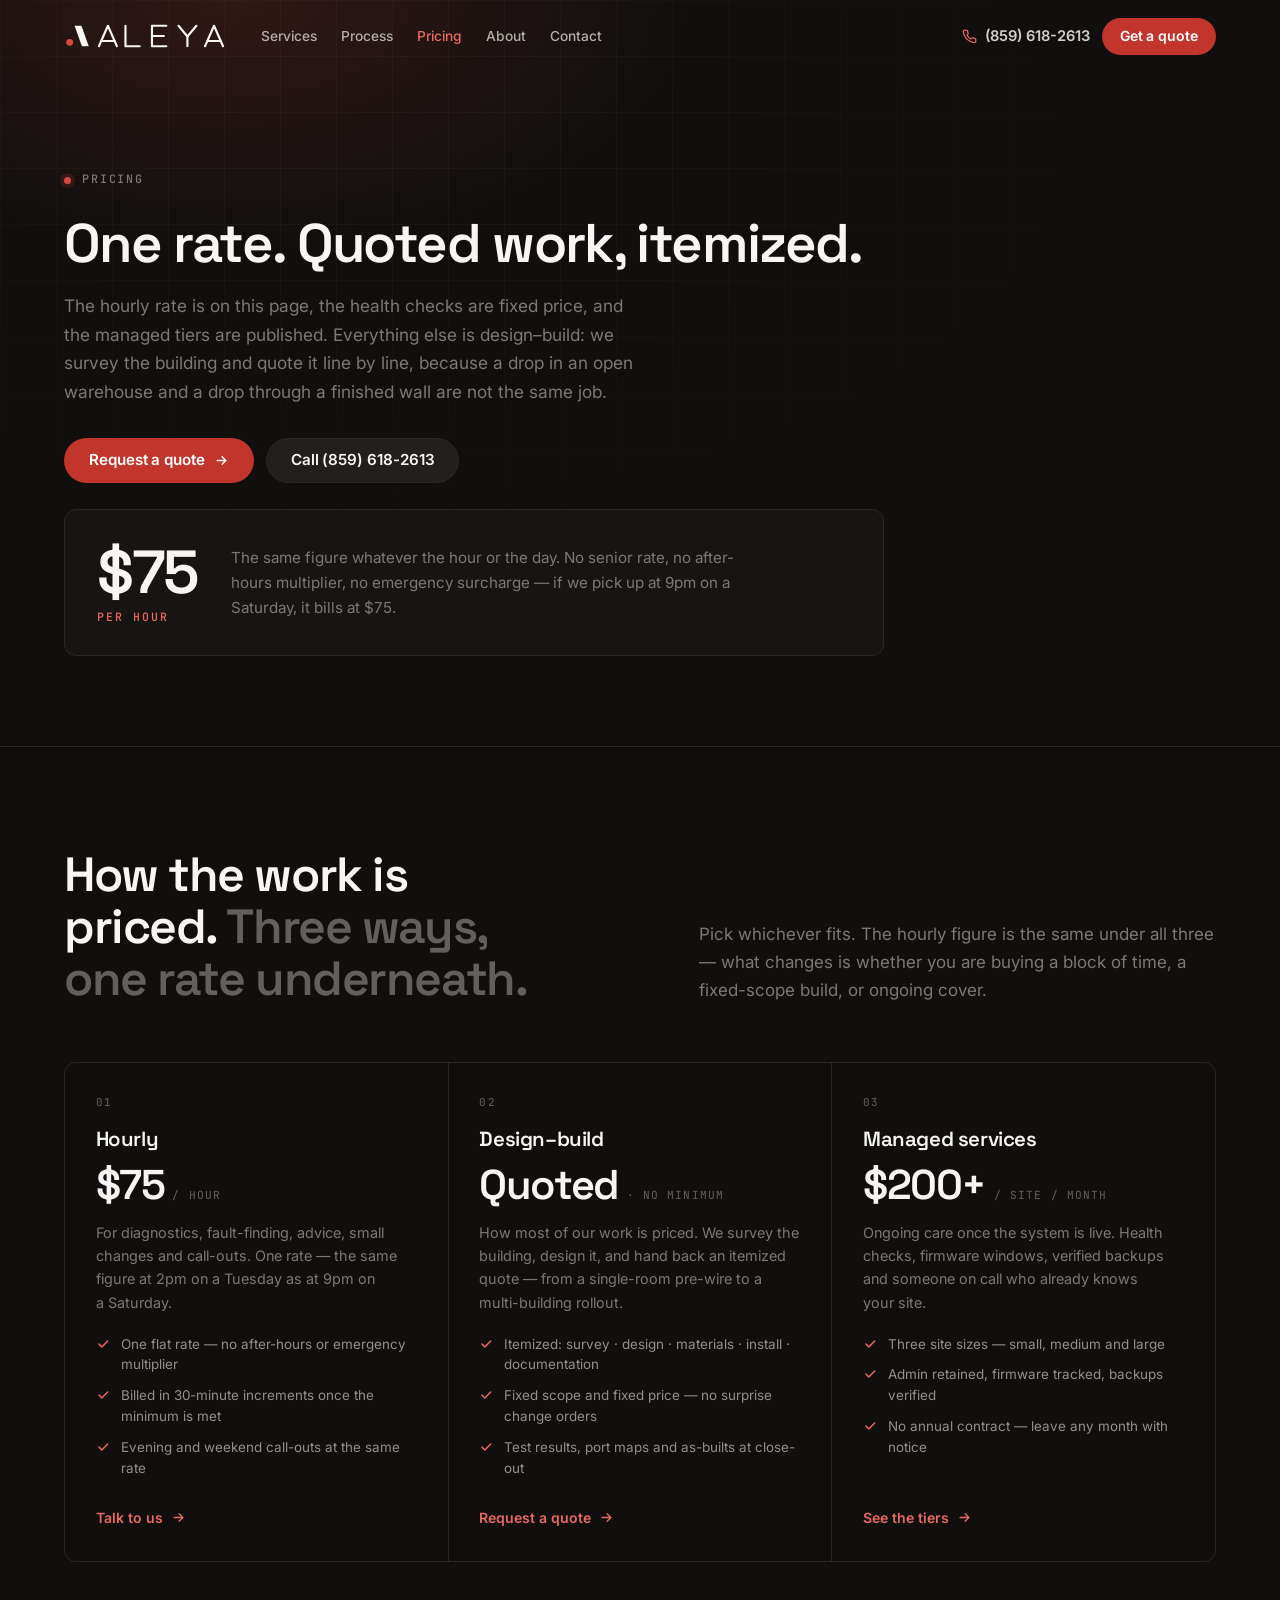
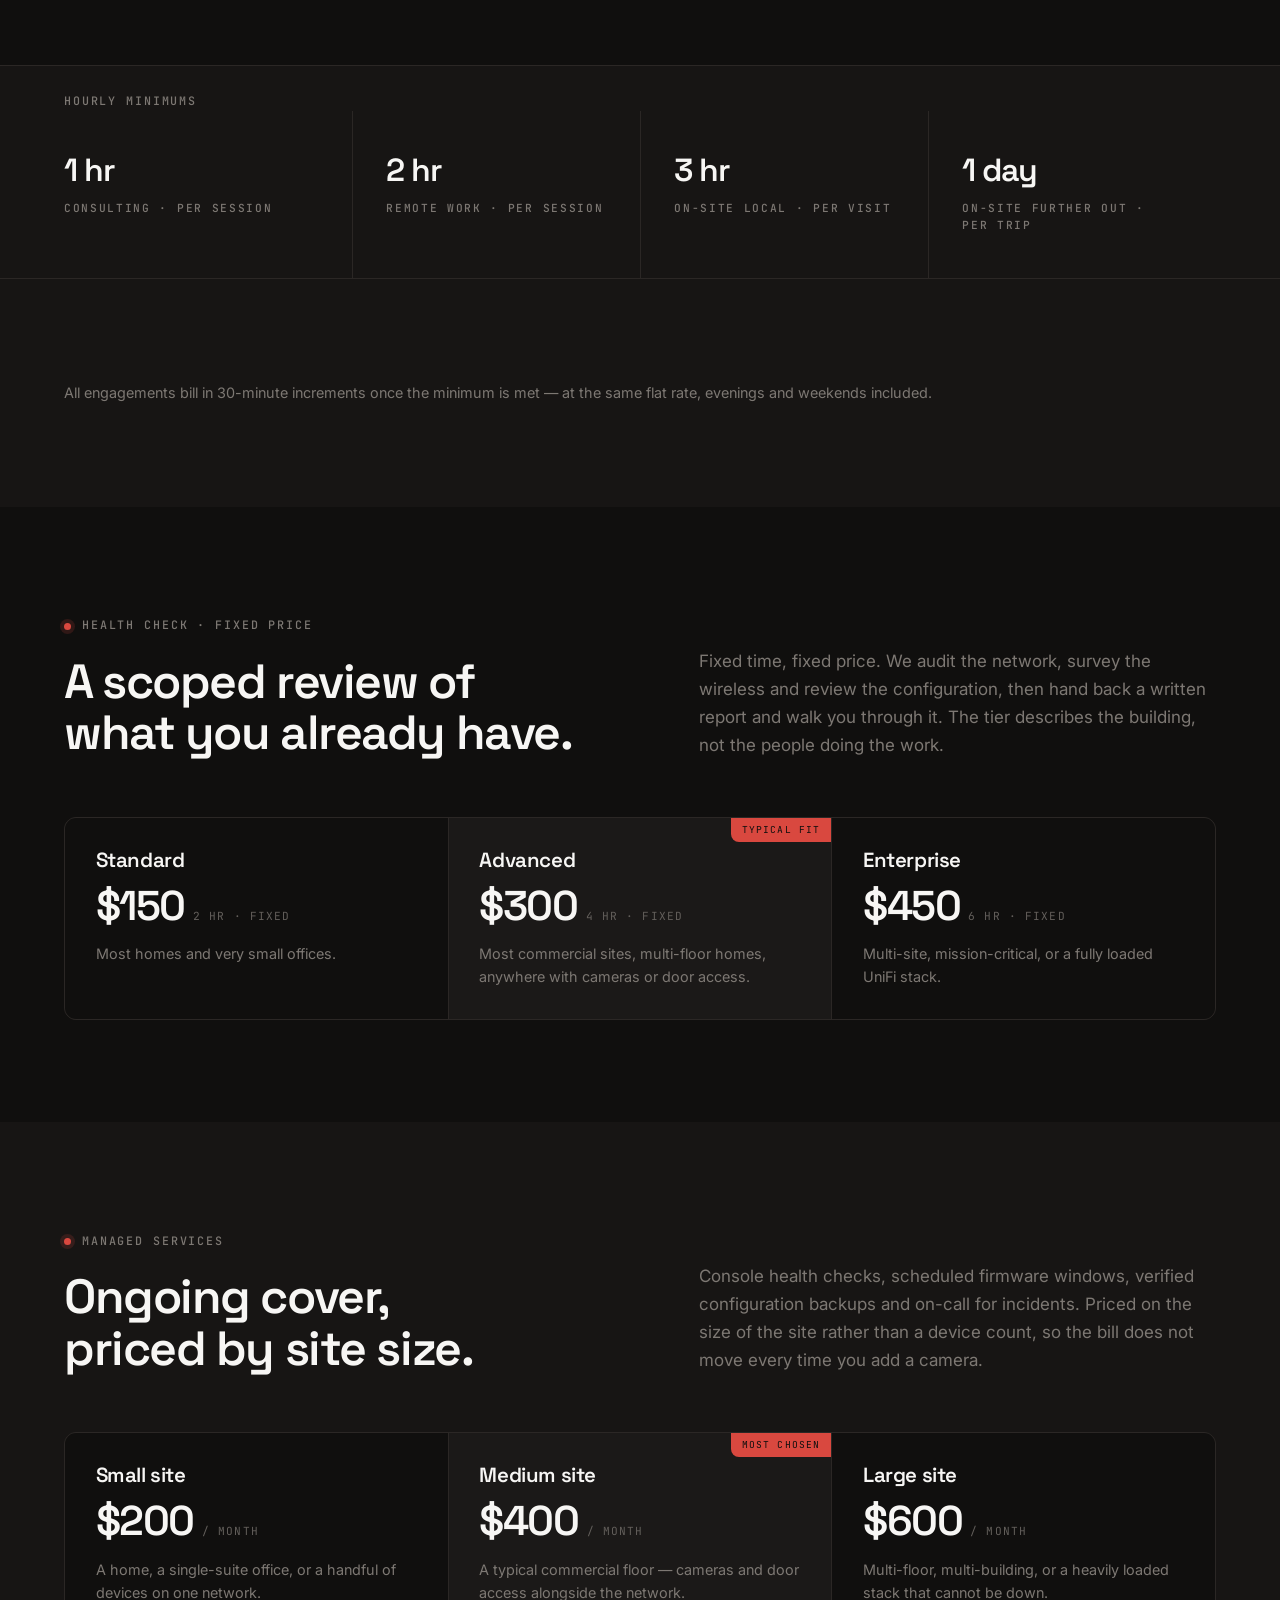
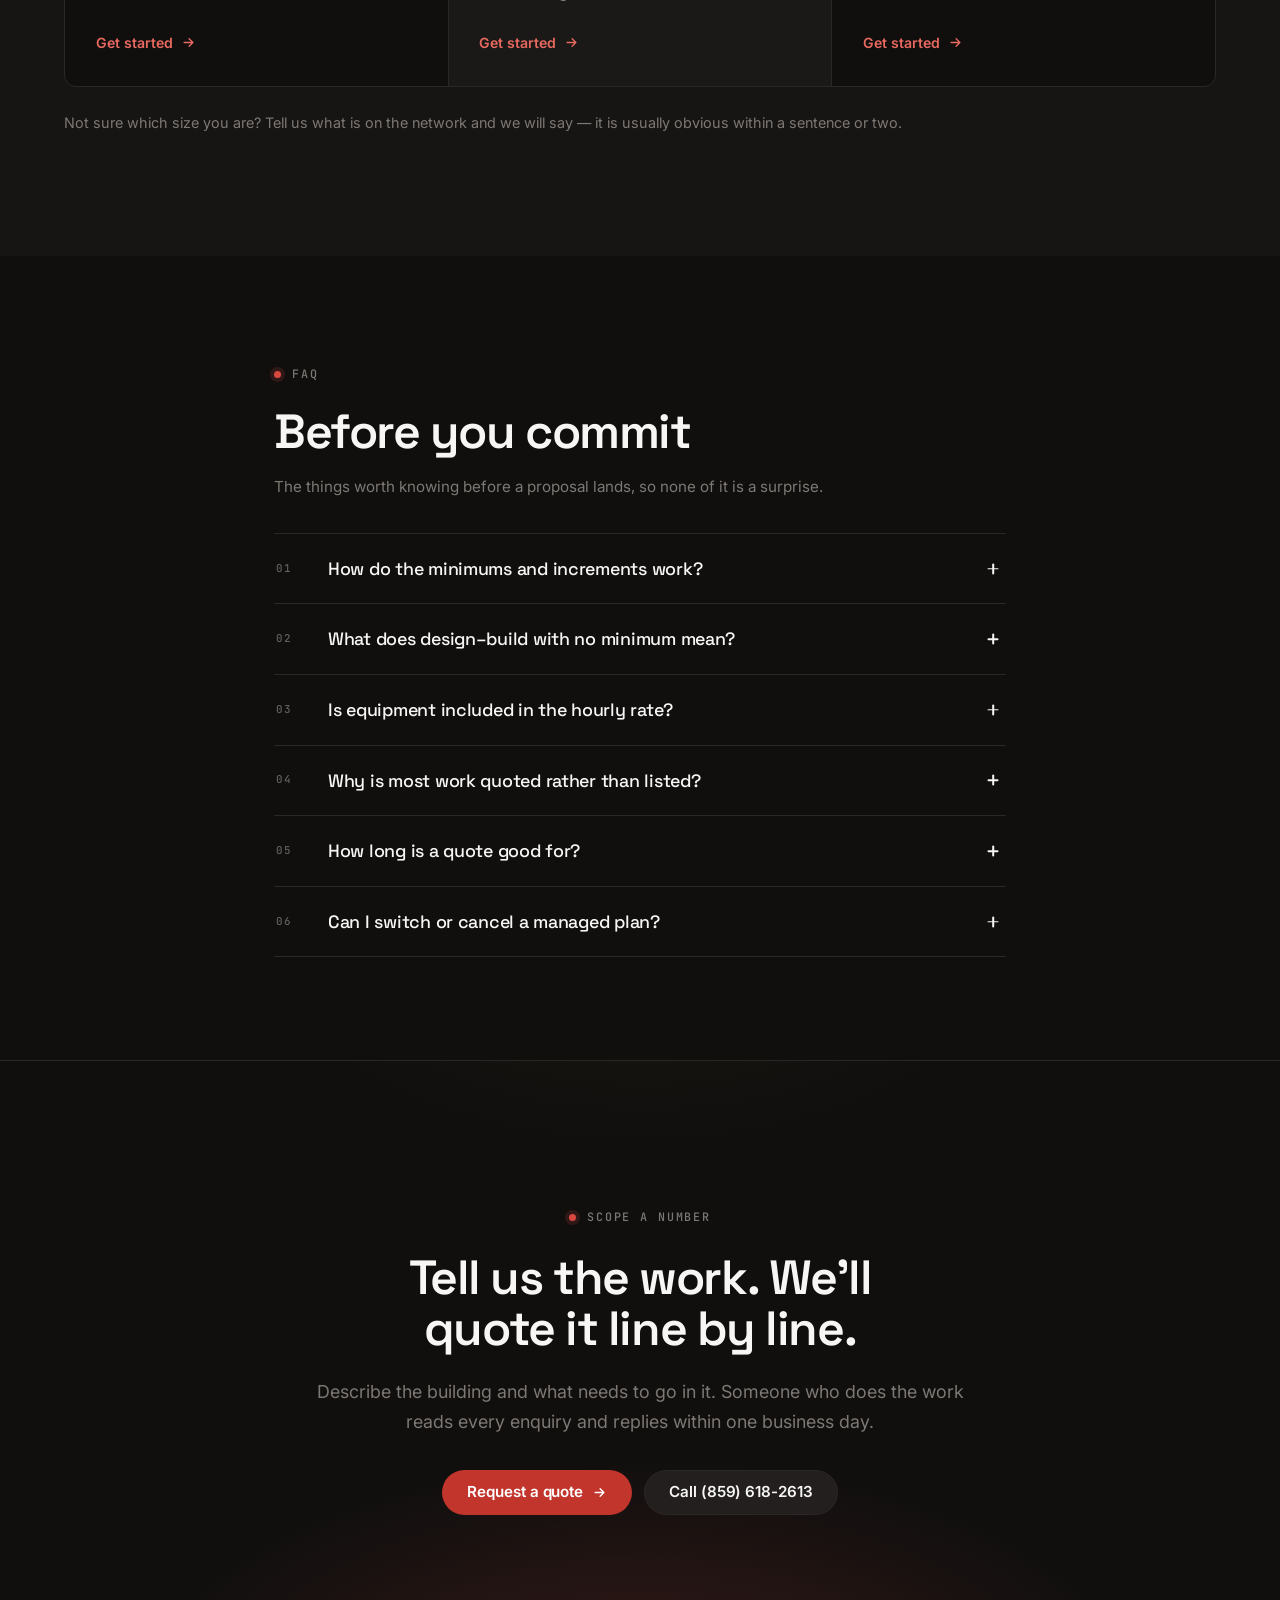
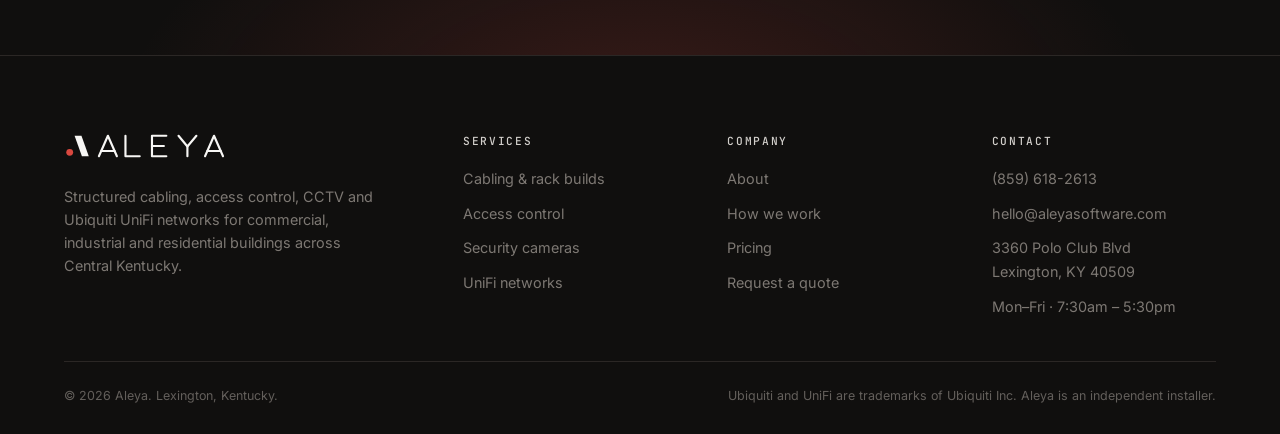
<file: pricing.html>
<!DOCTYPE html>
<html lang="en">
<head>
<meta charset="utf-8">
<meta name="viewport" content="width=device-width, initial-scale=1">
<title>Pricing — Hourly, Design–Build &amp; Managed | Aleya</title>
<meta name="description" content="Aleya pricing: $75 per hour flat, design–build projects quoted line by line, fixed-price network health checks, and managed services from $200 per site per month.">
<meta name="theme-color" content="#100f0e">
<link rel="canonical" href="https://aleyasoftware.com/pricing.html">
<link rel="icon" href="assets/favicon.svg" type="image/svg+xml">
<link rel="preconnect" href="https://fonts.googleapis.com">
<link rel="preconnect" href="https://fonts.gstatic.com" crossorigin>
<link href="https://fonts.googleapis.com/css2?family=Inter:wght@400;500;600;700&family=JetBrains+Mono:wght@400;500&family=Space+Grotesk:wght@500;600;700&display=swap" rel="stylesheet">
<link rel="stylesheet" href="css/styles.css?v=1785289252">
</head>
<body>

<a class="skip-link" href="#main">Skip to content</a>

<header class="site-header">
  <div class="container">
    <a class="logo" href="index.html" aria-label="Aleya — home">
      <svg viewBox="0 0 470 81" xmlns="http://www.w3.org/2000/svg" role="img" aria-label="Aleya">
        <circle cx="16.5" cy="58.8" r="9.9" fill="#d9483f"/>
        <path d="M30.6 11h19.9L71.7 70H51.8z" fill="currentColor"/>
        <g fill="none" stroke="currentColor" stroke-width="6.2" stroke-linecap="round" stroke-linejoin="round">
          <path d="M101 70 127 11l26 59"/><path d="M107.6 55h38.8"/>
          <path d="M177.8 11v59h41.2"/><path d="M296 11h-41.5v59H296"/>
          <path d="M254.5 40.5H289"/><path d="M331.3 11 357 42l26-31"/>
          <path d="M357 42v28"/><path d="M408 70l26-59 26 59"/><path d="M414.6 55h38.8"/>
        </g>
      </svg>
    </a>
    <nav class="nav" id="primary-nav" aria-label="Primary">
      <ul class="nav__list">
        <li><a class="nav__link" href="index.html#services">Services</a></li>
        <li><a class="nav__link" href="index.html#process">Process</a></li>
        <li><a class="nav__link" href="pricing.html" aria-current="page">Pricing</a></li>
        <li><a class="nav__link" href="about.html">About</a></li>
        <li><a class="nav__link" href="contact.html">Contact</a></li>
      </ul>
    </nav>
    <div class="header-actions">
      <a class="header-phone" href="tel:+18596182613">
        <svg viewBox="0 0 24 24" fill="none" stroke="currentColor" stroke-width="2" stroke-linecap="round" stroke-linejoin="round" aria-hidden="true"><path d="M22 16.9v3a2 2 0 0 1-2.2 2 19.8 19.8 0 0 1-8.6-3.1 19.5 19.5 0 0 1-6-6A19.8 19.8 0 0 1 2.1 4.2 2 2 0 0 1 4.1 2h3a2 2 0 0 1 2 1.7c.1 1 .4 1.9.7 2.8a2 2 0 0 1-.5 2.1L8.1 9.9a16 16 0 0 0 6 6l1.3-1.2a2 2 0 0 1 2.1-.5c.9.3 1.8.6 2.8.7a2 2 0 0 1 1.7 2Z"/></svg>
        (859) 618-2613
      </a>
      <a class="btn btn--primary" href="contact.html">Get a quote</a>
      <button class="nav-toggle" type="button" aria-expanded="false" aria-controls="primary-nav" aria-label="Toggle navigation">
        <span></span><span></span><span></span>
      </button>
    </div>
  </div>
</header>

<main id="main">

<section class="cpage">
  <div class="container">
    <div style="max-width:820px">
      <span class="eyebrow">Pricing</span>
      <h1>One rate. Quoted work, itemized.</h1>
      <p class="cpage__lead">
        The hourly rate is on this page, the health checks are fixed price, and the
        managed tiers are published. Everything else is design–build: we survey the
        building and quote it line by line, because a drop in an open warehouse and
        a drop through a finished wall are not the same job.
      </p>
      <div class="btn-row" style="margin-top:32px">
        <a class="btn btn--primary btn--lg" href="contact.html">Request a quote <svg viewBox="0 0 24 24" fill="none" stroke="currentColor" stroke-width="2.2" stroke-linecap="round" stroke-linejoin="round" aria-hidden="true"><path d="M5 12h14M13 6l6 6-6 6"/></svg></a>
        <a class="btn btn--ghost btn--lg" href="tel:+18596182613">Call (859) 618-2613</a>
      </div>

      <div class="flatrate">
        <p class="flatrate__fig">$75<span class="flatrate__unit">per hour</span></p>
        <p class="flatrate__note">
          The same figure whatever the hour or the day. No senior rate, no
          after-hours multiplier, no emergency surcharge — if we pick up at 9pm on
          a Saturday, it bills at $75.
        </p>
      </div>
    </div>
  </div>
</section>

<!-- ==================== ENGAGEMENT MODELS ==================== -->
<section class="section">
  <div class="container">
    <div class="sec-head">
      <h2>How the work is priced. <span class="mute">Three ways, one rate underneath.</span></h2>
      <p>
        Pick whichever fits. The hourly figure is the same under all three — what
        changes is whether you are buying a block of time, a fixed-scope build, or
        ongoing cover.
      </p>
    </div>

    <div class="pgrid">
      <article class="pcard">
        <p class="pcard__no">01</p>
        <h3 class="pcard__title">Hourly</h3>
        <p class="pcard__price"><span class="pcard__fig">$75</span><span class="pcard__unit">/ hour</span></p>
        <p class="pcard__body">For diagnostics, fault-finding, advice, small changes and call-outs. One rate — the same figure at 2pm on a Tuesday as at 9pm on a Saturday.</p>
        <ul class="pcard__list"><li><svg viewBox="0 0 24 24" fill="none" stroke="currentColor" stroke-width="2.6" stroke-linecap="round" stroke-linejoin="round"><path d="m5 12 5 5L20 7"/></svg><span>One flat rate — no after-hours or emergency multiplier</span></li><li><svg viewBox="0 0 24 24" fill="none" stroke="currentColor" stroke-width="2.6" stroke-linecap="round" stroke-linejoin="round"><path d="m5 12 5 5L20 7"/></svg><span>Billed in 30-minute increments once the minimum is met</span></li><li><svg viewBox="0 0 24 24" fill="none" stroke="currentColor" stroke-width="2.6" stroke-linecap="round" stroke-linejoin="round"><path d="m5 12 5 5L20 7"/></svg><span>Evening and weekend call-outs at the same rate</span></li></ul>
        <p class="pcard__cta"><a href="contact.html">Talk to us <svg viewBox="0 0 24 24" fill="none" stroke="currentColor" stroke-width="2.2" stroke-linecap="round" stroke-linejoin="round" aria-hidden="true"><path d="M5 12h14M13 6l6 6-6 6"/></svg></a></p>
      </article>
      <article class="pcard">
        <p class="pcard__no">02</p>
        <h3 class="pcard__title">Design–build</h3>
        <p class="pcard__price"><span class="pcard__fig">Quoted</span><span class="pcard__unit">· no minimum</span></p>
        <p class="pcard__body">How most of our work is priced. We survey the building, design it, and hand back an itemized quote — from a single-room pre-wire to a multi-building rollout.</p>
        <ul class="pcard__list"><li><svg viewBox="0 0 24 24" fill="none" stroke="currentColor" stroke-width="2.6" stroke-linecap="round" stroke-linejoin="round"><path d="m5 12 5 5L20 7"/></svg><span>Itemized: survey · design · materials · install · documentation</span></li><li><svg viewBox="0 0 24 24" fill="none" stroke="currentColor" stroke-width="2.6" stroke-linecap="round" stroke-linejoin="round"><path d="m5 12 5 5L20 7"/></svg><span>Fixed scope and fixed price — no surprise change orders</span></li><li><svg viewBox="0 0 24 24" fill="none" stroke="currentColor" stroke-width="2.6" stroke-linecap="round" stroke-linejoin="round"><path d="m5 12 5 5L20 7"/></svg><span>Test results, port maps and as-builts at close-out</span></li></ul>
        <p class="pcard__cta"><a href="contact.html">Request a quote <svg viewBox="0 0 24 24" fill="none" stroke="currentColor" stroke-width="2.2" stroke-linecap="round" stroke-linejoin="round" aria-hidden="true"><path d="M5 12h14M13 6l6 6-6 6"/></svg></a></p>
      </article>
      <article class="pcard">
        <p class="pcard__no">03</p>
        <h3 class="pcard__title">Managed services</h3>
        <p class="pcard__price"><span class="pcard__fig">$200+</span><span class="pcard__unit">/ site / month</span></p>
        <p class="pcard__body">Ongoing care once the system is live. Health checks, firmware windows, verified backups and someone on call who already knows your site.</p>
        <ul class="pcard__list"><li><svg viewBox="0 0 24 24" fill="none" stroke="currentColor" stroke-width="2.6" stroke-linecap="round" stroke-linejoin="round"><path d="m5 12 5 5L20 7"/></svg><span>Three site sizes — small, medium and large</span></li><li><svg viewBox="0 0 24 24" fill="none" stroke="currentColor" stroke-width="2.6" stroke-linecap="round" stroke-linejoin="round"><path d="m5 12 5 5L20 7"/></svg><span>Admin retained, firmware tracked, backups verified</span></li><li><svg viewBox="0 0 24 24" fill="none" stroke="currentColor" stroke-width="2.6" stroke-linecap="round" stroke-linejoin="round"><path d="m5 12 5 5L20 7"/></svg><span>No annual contract — leave any month with notice</span></li></ul>
        <p class="pcard__cta"><a href="#managed">See the tiers <svg viewBox="0 0 24 24" fill="none" stroke="currentColor" stroke-width="2.2" stroke-linecap="round" stroke-linejoin="round" aria-hidden="true"><path d="M5 12h14M13 6l6 6-6 6"/></svg></a></p>
      </article>
    </div>
  </div>
</section>

<!-- ==================== MINIMUMS ==================== -->
<section class="statband" aria-label="Hourly engagement minimums">
  <div class="container">
    <p class="mono" style="padding-top:26px">Hourly minimums</p>
    <div class="statband__grid">
        <div class="statband__item">
          <p class="statband__num statband__num--text">1 hr</p>
          <p class="statband__label">Consulting · per session</p>
        </div>
        <div class="statband__item">
          <p class="statband__num statband__num--text">2 hr</p>
          <p class="statband__label">Remote work · per session</p>
        </div>
        <div class="statband__item">
          <p class="statband__num statband__num--text">3 hr</p>
          <p class="statband__label">On-site local · per visit</p>
        </div>
        <div class="statband__item">
          <p class="statband__num statband__num--text">1 day</p>
          <p class="statband__label">On-site further out · per trip</p>
        </div>
    </div>
  </div>
</section>

<section class="section section--alt">
  <div class="container">
    <p class="legend-note" style="margin:0">
      All engagements bill in 30-minute increments once the minimum is met — at the
      same flat rate, evenings and weekends included.
    </p>
  </div>
</section>

<!-- ==================== HEALTH CHECK ==================== -->
<section class="section">
  <div class="container">
    <div class="sec-head">
      <div>
        <span class="eyebrow">Health check · fixed price</span>
        <h2 style="margin-top:18px">A scoped review of what you already have.</h2>
      </div>
      <p>
        Fixed time, fixed price. We audit the network, survey the wireless and review
        the configuration, then hand back a written report and walk you through it.
        The tier describes the building, not the people doing the work.
      </p>
    </div>

    <div class="pgrid">
      <article class="pcard">
        
        <h3 class="pcard__title">Standard</h3>
        <p class="pcard__price"><span class="pcard__fig">$150</span><span class="pcard__unit">2 hr · fixed</span></p>
        <p class="pcard__body">Most homes and very small offices.</p>
      </article>
      <article class="pcard pcard--pick">
        <span class="pcard__flag">Typical fit</span>
        <h3 class="pcard__title">Advanced</h3>
        <p class="pcard__price"><span class="pcard__fig">$300</span><span class="pcard__unit">4 hr · fixed</span></p>
        <p class="pcard__body">Most commercial sites, multi-floor homes, anywhere with cameras or door access.</p>
      </article>
      <article class="pcard">
        
        <h3 class="pcard__title">Enterprise</h3>
        <p class="pcard__price"><span class="pcard__fig">$450</span><span class="pcard__unit">6 hr · fixed</span></p>
        <p class="pcard__body">Multi-site, mission-critical, or a fully loaded UniFi stack.</p>
      </article>
    </div>
  </div>
</section>

<!-- ==================== MANAGED SERVICES ==================== -->
<section class="section section--alt" id="managed">
  <div class="container">
    <div class="sec-head">
      <div>
        <span class="eyebrow">Managed services</span>
        <h2 style="margin-top:18px">Ongoing cover, priced by site size.</h2>
      </div>
      <p>
        Console health checks, scheduled firmware windows, verified configuration
        backups and on-call for incidents. Priced on the size of the site rather
        than a device count, so the bill does not move every time you add a camera.
      </p>
    </div>

    <div class="pgrid">
      <article class="pcard">
        
        <h3 class="pcard__title">Small site</h3>
        <p class="pcard__price"><span class="pcard__fig">$200</span><span class="pcard__unit">/ month</span></p>
        <p class="pcard__body">A home, a single-suite office, or a handful of devices on one network.</p>
        <p class="pcard__cta"><a href="contact.html">Get started <svg viewBox="0 0 24 24" fill="none" stroke="currentColor" stroke-width="2.2" stroke-linecap="round" stroke-linejoin="round" aria-hidden="true"><path d="M5 12h14M13 6l6 6-6 6"/></svg></a></p>
      </article>
      <article class="pcard pcard--pick">
        <span class="pcard__flag">Most chosen</span>
        <h3 class="pcard__title">Medium site</h3>
        <p class="pcard__price"><span class="pcard__fig">$400</span><span class="pcard__unit">/ month</span></p>
        <p class="pcard__body">A typical commercial floor — cameras and door access alongside the network.</p>
        <p class="pcard__cta"><a href="contact.html">Get started <svg viewBox="0 0 24 24" fill="none" stroke="currentColor" stroke-width="2.2" stroke-linecap="round" stroke-linejoin="round" aria-hidden="true"><path d="M5 12h14M13 6l6 6-6 6"/></svg></a></p>
      </article>
      <article class="pcard">
        
        <h3 class="pcard__title">Large site</h3>
        <p class="pcard__price"><span class="pcard__fig">$600</span><span class="pcard__unit">/ month</span></p>
        <p class="pcard__body">Multi-floor, multi-building, or a heavily loaded stack that cannot be down.</p>
        <p class="pcard__cta"><a href="contact.html">Get started <svg viewBox="0 0 24 24" fill="none" stroke="currentColor" stroke-width="2.2" stroke-linecap="round" stroke-linejoin="round" aria-hidden="true"><path d="M5 12h14M13 6l6 6-6 6"/></svg></a></p>
      </article>
    </div>

    <p class="legend-note" style="margin-top:24px">
      Not sure which size you are? Tell us what is on the network and we will say —
      it is usually obvious within a sentence or two.
    </p>
  </div>
</section>

<!-- ==================== FAQ ==================== -->
<section class="section">
  <div class="container formwrap">
    <span class="eyebrow">FAQ</span>
    <h2 style="margin-top:20px">Before you commit</h2>
    <p class="formsec__note" style="margin-bottom:34px">
      The things worth knowing before a proposal lands, so none of it is a surprise.
    </p>
    <div class="faq">
        <div class="faq__item">
          <button class="faq__q" type="button" aria-expanded="false">
            <span class="faq__no">01</span>
            <span>How do the minimums and increments work?</span>
            <span class="faq__ico" aria-hidden="true"></span>
          </button>
          <div class="faq__a"><div><p>Every engagement has a minimum — one hour for consulting, two for remote work, three for a local site visit. Past that we bill in 30-minute increments, at the same $75 whatever the hour or the day.</p></div></div>
        </div>
        <div class="faq__item">
          <button class="faq__q" type="button" aria-expanded="false">
            <span class="faq__no">02</span>
            <span>What does design–build with no minimum mean?</span>
            <span class="faq__ico" aria-hidden="true"></span>
          </button>
          <div class="faq__a"><div><p>We will quote a two-drop job the same way we quote a whole building: survey, design, itemized price. There is no floor you have to clear before we will take the work on.</p></div></div>
        </div>
        <div class="faq__item">
          <button class="faq__q" type="button" aria-expanded="false">
            <span class="faq__no">03</span>
            <span>Is equipment included in the hourly rate?</span>
            <span class="faq__ico" aria-hidden="true"></span>
          </button>
          <div class="faq__a"><div><p>No. Hardware, cable and materials are quoted separately and passed through on the itemized quote, so you can see exactly what the parts cost against what the labour costs.</p></div></div>
        </div>
        <div class="faq__item">
          <button class="faq__q" type="button" aria-expanded="false">
            <span class="faq__no">04</span>
            <span>Why is most work quoted rather than listed?</span>
            <span class="faq__ico" aria-hidden="true"></span>
          </button>
          <div class="faq__a"><div><p>Because buildings differ more than the work does. An open-ceiling warehouse run and fishing a finished wall in a two-story house are the same drop on paper and nothing alike in practice. A published per-drop price would be wrong for one of you.</p></div></div>
        </div>
        <div class="faq__item">
          <button class="faq__q" type="button" aria-expanded="false">
            <span class="faq__no">05</span>
            <span>How long is a quote good for?</span>
            <span class="faq__ico" aria-hidden="true"></span>
          </button>
          <div class="faq__a"><div><p>Thirty days. Hardware pricing moves, and we would rather re-check it than hold you to a number we can no longer buy at.</p></div></div>
        </div>
        <div class="faq__item">
          <button class="faq__q" type="button" aria-expanded="false">
            <span class="faq__no">06</span>
            <span>Can I switch or cancel a managed plan?</span>
            <span class="faq__ico" aria-hidden="true"></span>
          </button>
          <div class="faq__a"><div><p>Any month, with notice. No annual contract, and no penalty for moving between site sizes as your building changes.</p></div></div>
        </div>
    </div>
  </div>
</section>

<!-- ==================== CLOSING CTA ==================== -->
<section class="final">
  <div class="container final__inner">
    <span class="eyebrow">Scope a number</span>
    <h2>Tell us the work. We'll quote it line by line.</h2>
    <p>
      Describe the building and what needs to go in it. Someone who does the work
      reads every enquiry and replies within one business day.
    </p>
    <div class="btn-row">
      <a class="btn btn--primary btn--lg" href="contact.html">Request a quote <svg viewBox="0 0 24 24" fill="none" stroke="currentColor" stroke-width="2.2" stroke-linecap="round" stroke-linejoin="round" aria-hidden="true"><path d="M5 12h14M13 6l6 6-6 6"/></svg></a>
      <a class="btn btn--ghost btn--lg" href="tel:+18596182613">Call (859) 618-2613</a>
    </div>
  </div>
</section>

</main>

<footer class="site-footer">
  <div class="container">
    <div class="footer__grid">
      <div>
        <a class="logo" href="index.html" aria-label="Aleya — home">
          <svg viewBox="0 0 470 81" xmlns="http://www.w3.org/2000/svg" role="img" aria-label="Aleya">
        <circle cx="16.5" cy="58.8" r="9.9" fill="#d9483f"/>
        <path d="M30.6 11h19.9L71.7 70H51.8z" fill="currentColor"/>
        <g fill="none" stroke="currentColor" stroke-width="6.2" stroke-linecap="round" stroke-linejoin="round">
          <path d="M101 70 127 11l26 59"/><path d="M107.6 55h38.8"/>
          <path d="M177.8 11v59h41.2"/><path d="M296 11h-41.5v59H296"/>
          <path d="M254.5 40.5H289"/><path d="M331.3 11 357 42l26-31"/>
          <path d="M357 42v28"/><path d="M408 70l26-59 26 59"/><path d="M414.6 55h38.8"/>
        </g>
      </svg>
        </a>
        <p class="footer__about">
          Structured cabling, access control, CCTV and Ubiquiti UniFi networks
          for commercial, industrial and residential buildings across Central
          Kentucky.
        </p>
      </div>
      <div>
        <p class="footer__title">Services</p>
        <ul class="footer__list">
          <li><a href="index.html#services">Cabling &amp; rack builds</a></li>
          <li><a href="index.html#services">Access control</a></li>
          <li><a href="index.html#services">Security cameras</a></li>
          <li><a href="index.html#services">UniFi networks</a></li>
        </ul>
      </div>
      <div>
        <p class="footer__title">Company</p>
        <ul class="footer__list">
          <li><a href="about.html">About</a></li>
          <li><a href="index.html#process">How we work</a></li>
          <li><a href="pricing.html">Pricing</a></li>
          <li><a href="contact.html">Request a quote</a></li>
        </ul>
      </div>
      <div>
        <p class="footer__title">Contact</p>
        <ul class="footer__list">
          <li><a href="tel:+18596182613">(859) 618-2613</a></li>
          <li><a href="mailto:hello@aleyasoftware.com">hello@aleyasoftware.com</a></li>
          <li>3360 Polo Club Blvd<br>Lexington, KY 40509</li>
          <li>Mon–Fri · 7:30am – 5:30pm</li>
        </ul>
      </div>
    </div>
    <div class="footer__bottom">
      <p>&copy; <span data-year>2026</span> Aleya. Lexington, Kentucky.</p>
      <p>Ubiquiti and UniFi are trademarks of Ubiquiti Inc. Aleya is an independent installer.</p>
    </div>
  </div>
</footer>

<script src="js/main.js?v=1785289582" defer></script>
</body>
</html>
</file>
<file: css/styles.css>
/* ==========================================================================
   Aleya — aleyasoftware.com
   Dark technical theme. Built in pieces; sections are added as we go.

   1. Tokens      3. Layout      5. Header
   2. Reset/base  4. Buttons     6. Hero
   ========================================================================== */

/* 1. Tokens --------------------------------------------------------------- */

:root {
  /* Warm-neutral ramp, keyed to the logo charcoal. 950 = lightest. */
  --ink-950: #f7f6f4;
  --ink-900: #e9e7e4;
  --ink-800: #d2cfcb;
  --ink-700: #b2afaa;
  --ink-600: #948f8a;
  --ink-500: #7d7873;
  --ink-400: #635f5b;
  --ink-300: #494542;
  --ink-200: #34312f;
  --ink-100: #262322;
  --ink-050: #1a1817;

  /* Surfaces */
  --bg: #100f0e;
  --bg-alt: #171514;
  --surface: #1b1918;
  --surface-2: #221f1e;
  --line: #2b2725;
  --line-soft: rgba(255, 255, 255, .07);

  /* Brand — from the logo */
  --red-700: #a82d25;
  --red-600: #c1352c;
  --red-500: #d9483f;
  --red-400: #e8695f;
  --red-300: #f2a49d;
  --red-wash: rgba(217, 72, 63, .13);

  --text: var(--ink-900);
  --text-muted: var(--ink-500);

  /* Type */
  --font-sans: "Inter", -apple-system, BlinkMacSystemFont, "Segoe UI", Roboto,
    "Helvetica Neue", Arial, sans-serif;
  --font-display: "Space Grotesk", var(--font-sans);
  --font-mono: "JetBrains Mono", ui-monospace, SFMono-Regular, Menlo, Consolas, monospace;

  /* Shape & rhythm */
  --radius-sm: 8px;
  --radius: 12px;
  --radius-lg: 18px;
  --pill: 999px;
  --container: 1200px;
  --gutter: 24px;
  --header-h: 74px;

  --ease: cubic-bezier(.22, .61, .36, 1);
}


/* 2. Reset & base --------------------------------------------------------- */

*, *::before, *::after { box-sizing: border-box; }
* { margin: 0; }

html {
  -webkit-text-size-adjust: 100%;
  scroll-behavior: smooth;
}

body {
  font-family: var(--font-sans);
  font-size: 17px;
  line-height: 1.65;
  color: var(--text);
  background: var(--bg);
  -webkit-font-smoothing: antialiased;
  text-rendering: optimizeLegibility;
  overflow-x: hidden;
}

img, svg, video { display: block; max-width: 100%; }
input, button, textarea, select { font: inherit; color: inherit; }
button { background: none; border: 0; cursor: pointer; }
a { color: inherit; }
ul[class] { list-style: none; padding: 0; }

h1, h2, h3 {
  font-family: var(--font-display);
  font-weight: 600;
  line-height: 1.08;
  letter-spacing: -0.03em;
  color: var(--ink-950);
  text-wrap: balance;
}

h1 { font-size: clamp(2.6rem, 1.5rem + 4.6vw, 5rem); }
h2 { font-size: clamp(1.9rem, 1.3rem + 2.4vw, 3rem); }
h3 { font-size: clamp(1.15rem, 1.05rem + .5vw, 1.35rem); letter-spacing: -0.02em; }

p { text-wrap: pretty; }

/* Monospace technical label */
.mono {
  font-family: var(--font-mono);
  font-size: .73rem;
  font-weight: 500;
  letter-spacing: .16em;
  text-transform: uppercase;
  color: var(--ink-500);
}

/* Eyebrow with a status dot */
.eyebrow {
  display: inline-flex;
  align-items: center;
  gap: 11px;
  font-family: var(--font-mono);
  font-size: .73rem;
  font-weight: 500;
  letter-spacing: .16em;
  text-transform: uppercase;
  color: var(--ink-500);
}
.eyebrow::before {
  content: "";
  flex: none;
  width: 7px;
  height: 7px;
  border-radius: 50%;
  background: var(--red-500);
  box-shadow: 0 0 0 4px rgba(217, 72, 63, .16);
}

/* Accessibility helpers */
:focus-visible {
  outline: 2px solid var(--red-400);
  outline-offset: 3px;
  border-radius: 3px;
}

.skip-link {
  position: absolute;
  left: 12px;
  top: -60px;
  z-index: 200;
  padding: 11px 18px;
  border-radius: 0 0 var(--radius-sm) var(--radius-sm);
  background: var(--red-600);
  color: #fff;
  font-weight: 600;
  font-size: .9rem;
  text-decoration: none;
  transition: top .2s var(--ease);
}
.skip-link:focus { top: 0; }

.sr-only {
  position: absolute;
  width: 1px; height: 1px;
  padding: 0; margin: -1px;
  overflow: hidden;
  clip: rect(0, 0, 0, 0);
  white-space: nowrap;
}

@media (prefers-reduced-motion: reduce) {
  html { scroll-behavior: auto; }
  *, *::before, *::after {
    animation-duration: .01ms !important;
    animation-iteration-count: 1 !important;
    transition-duration: .01ms !important;
  }
}


/* 3. Layout --------------------------------------------------------------- */

/* Anchor jumps land below the sticky header. */
[id] { scroll-margin-top: calc(var(--header-h) + 10px); }

.container {
  width: 100%;
  max-width: var(--container);
  margin-inline: auto;
  padding-inline: var(--gutter);
}



/* 4. Buttons -------------------------------------------------------------- */

.btn {
  display: inline-flex;
  align-items: center;
  justify-content: center;
  gap: 9px;
  padding: 10px 19px;
  border-radius: var(--pill);
  border: 1px solid transparent;
  font-size: .9rem;
  line-height: 1.2;
  font-weight: 600;
  letter-spacing: -0.005em;
  text-decoration: none;
  white-space: nowrap;
  transition: background-color .2s var(--ease), border-color .2s var(--ease),
              color .2s var(--ease), transform .2s var(--ease);
}
.btn:hover { transform: translateY(-1px); }
.btn:active { transform: translateY(0); }
.btn svg { width: 15px; height: 15px; flex: none; }

.btn--primary {
  background: var(--red-600);
  color: #fff;
}
.btn--primary:hover { background: var(--red-500); }

.btn--ghost {
  background: var(--surface-2);
  border-color: var(--line);
  color: var(--ink-950);
}
.btn--ghost:hover { border-color: var(--ink-400); background: var(--surface); }

.btn--lg { padding: 12px 24px; font-size: .95rem; }

.btn-row {
  display: flex;
  flex-wrap: wrap;
  gap: 12px;
  align-items: center;
}


/* 5. Header --------------------------------------------------------------- */

.site-header {
  position: sticky;
  top: 0;
  z-index: 100;
  height: var(--header-h);
  display: flex;
  align-items: center;
  /* Transparent at rest so the hero grid reads straight through it. The hero
     is pulled up by the header height to put that grid behind here. */
  background: transparent;
  border-bottom: 1px solid transparent;
  transition: border-color .25s var(--ease), background-color .25s var(--ease),
              backdrop-filter .25s var(--ease);
}
/* Once scrolled past the hero top it becomes solid, so nav stays legible
   over real content. */
.site-header.is-stuck {
  border-bottom-color: var(--line);
  background: rgba(16, 15, 14, .88);
  backdrop-filter: saturate(160%) blur(14px);
  -webkit-backdrop-filter: saturate(160%) blur(14px);
}

.site-header .container {
  display: flex;
  align-items: center;
  gap: 18px;
}

/* Logo — inline SVG so it inherits colour */
.logo {
  display: inline-flex;
  align-items: center;
  flex: none;
  color: var(--ink-950);
  text-decoration: none;
}
.logo svg { height: 28px; width: auto; }

/* Nav sits directly beside the logo. */
.nav { margin-left: 6px; }

.nav__list {
  display: flex;
  align-items: center;
  gap: 2px;
}

.nav__link {
  display: inline-block;
  padding: 7px 11px;
  border-radius: var(--radius-sm);
  font-size: .86rem;
  font-weight: 500;
  color: var(--ink-700);
  text-decoration: none;
  transition: color .18s var(--ease), background-color .18s var(--ease);
}
.nav__link:hover { color: var(--ink-950); background: var(--surface-2); }
.nav__link[aria-current] { color: var(--red-400); }

.header-actions {
  display: flex;
  align-items: center;
  gap: 12px;
  flex: none;
  margin-left: auto;
}

.header-actions .btn { padding: 9px 17px; font-size: .875rem; }

.header-phone {
  display: inline-flex;
  align-items: center;
  gap: 8px;
  font-size: .92rem;
  font-weight: 600;
  color: var(--ink-800);
  text-decoration: none;
  white-space: nowrap;
}
.header-phone svg { width: 15px; height: 15px; color: var(--red-400); }
.header-phone:hover { color: var(--ink-950); }

/* Mobile toggle */
.nav-toggle {
  display: none;
  position: relative;
  width: 40px;
  height: 40px;
  border: 1px solid var(--line);
  border-radius: var(--radius-sm);
  flex: none;
}
.nav-toggle span {
  position: absolute;
  left: 50%;
  top: 50%;
  width: 17px;
  height: 1.6px;
  border-radius: 2px;
  background: var(--ink-950);
  transition: transform .28s var(--ease), opacity .2s var(--ease);
}
.nav-toggle span:nth-child(1) { transform: translate(-50%, -50%) translateY(-5.5px); }
.nav-toggle span:nth-child(2) { transform: translate(-50%, -50%); }
.nav-toggle span:nth-child(3) { transform: translate(-50%, -50%) translateY(5.5px); }

.nav-toggle[aria-expanded="true"] span:nth-child(1) { transform: translate(-50%, -50%) rotate(45deg); }
.nav-toggle[aria-expanded="true"] span:nth-child(2) { opacity: 0; }
.nav-toggle[aria-expanded="true"] span:nth-child(3) { transform: translate(-50%, -50%) rotate(-45deg); }


/* 6. Hero ----------------------------------------------------------------- */

.hero {
  position: relative;
  isolation: isolate;
  overflow: hidden;
  /* Slide up under the sticky header so the grid and glow sit behind it. */
  margin-top: calc(-1 * var(--header-h));
  padding-block: calc(var(--header-h) + clamp(72px, 11vw, 150px)) clamp(60px, 9vw, 120px);
  text-align: center;
}

/* Fine engineering grid + a warm glow behind the headline */
.hero::before {
  content: "";
  position: absolute;
  inset: 0;
  z-index: -2;
  background:
    linear-gradient(to right, rgba(255, 255, 255, .035) 1px, transparent 1px) 0 0 / 56px 56px,
    linear-gradient(to bottom, rgba(255, 255, 255, .035) 1px, transparent 1px) 0 0 / 56px 56px;
  -webkit-mask-image: radial-gradient(ellipse 78% 68% at 50% 32%, #000 25%, transparent 76%);
  mask-image: radial-gradient(ellipse 78% 68% at 50% 32%, #000 25%, transparent 76%);
}
.hero::after {
  content: "";
  position: absolute;
  inset: 0;
  z-index: -3;
  background:
    radial-gradient(760px 400px at 50% -6%, rgba(217, 72, 63, .20), transparent 68%),
    radial-gradient(600px 340px at 82% 14%, rgba(233, 162, 59, .06), transparent 70%);
}

.hero__inner {
  max-width: 880px;
  margin-inline: auto;
}

.hero h1 { margin-top: 24px; }
.hero h1 .muted { color: var(--ink-500); }

.hero__lead {
  margin: 26px auto 0;
  max-width: 62ch;
  font-size: clamp(1.02rem, .96rem + .4vw, 1.18rem);
  line-height: 1.62;
  color: var(--text-muted);
}

.hero .btn-row {
  justify-content: center;
  margin-top: 36px;
}


/* 7. Hero schematic sheet -------------------------------------------------- */

.sheet {
  position: relative;
  margin: clamp(46px, 6vw, 86px) 0 0;
  border: 1px solid var(--line);
  border-radius: var(--radius);
  background:
    linear-gradient(to right, rgba(255, 255, 255, .022) 1px, transparent 1px) 0 0 / 44px 44px,
    linear-gradient(to bottom, rgba(255, 255, 255, .022) 1px, transparent 1px) 0 0 / 44px 44px,
    #0c0b0a;
  padding: clamp(14px, 2vw, 26px);
  text-align: left;
}

/* Reticle ticks at the sheet corners */
.sheet__tick {
  position: absolute;
  width: 13px;
  height: 13px;
  border: 1px solid rgba(217, 72, 63, .55);
  pointer-events: none;
}
.sheet__tick--tl { top: 9px; left: 9px; border-right: 0; border-bottom: 0; }
.sheet__tick--tr { top: 9px; right: 9px; border-left: 0; border-bottom: 0; }
.sheet__tick--bl { bottom: 9px; left: 9px; border-right: 0; border-top: 0; }
.sheet__tick--br { bottom: 9px; right: 9px; border-left: 0; border-top: 0; }

.schematic { width: 100%; height: auto; }

/* Title block */
.sheet__block {
  display: flex;
  flex-wrap: wrap;
  gap: 10px 24px;
  justify-content: space-between;
  align-items: flex-end;
  margin-top: 18px;
  padding-top: 16px;
  border-top: 1px solid var(--line);
}
.sheet__title {
  font-family: var(--font-display);
  font-size: .82rem;
  font-weight: 600;
  letter-spacing: .06em;
  text-transform: uppercase;
  color: var(--ink-900);
}
.sheet__meta { margin-top: 5px; font-size: .66rem; letter-spacing: .13em; }

/* Scroll cue */
.scrollcue {
  display: flex;
  align-items: center;
  justify-content: center;
  gap: 12px;
  margin-top: clamp(30px, 4vw, 46px);
}
.scrollcue__rule {
  width: min(180px, 22vw);
  height: 1px;
  background: linear-gradient(to right, transparent, var(--line));
}
.scrollcue__rule--r { background: linear-gradient(to left, transparent, var(--line)); }
.scrollcue__link {
  display: inline-flex;
  align-items: center;
  gap: 12px;
  text-decoration: none;
  transition: color .2s var(--ease);
}
.scrollcue__link:hover { color: var(--ink-950); }
.scrollcue__link:hover .mono { color: var(--ink-950); }
.scrollcue svg { width: 13px; height: 13px; animation: nudge 2.4s var(--ease) infinite; }

@keyframes nudge {
  0%, 100% { transform: translateY(0); opacity: .55; }
  50% { transform: translateY(4px); opacity: 1; }
}

/* --- Schematic drawing ---------------------------------------------------- */

/* Walls draw themselves in */
.hs-wall {
  fill: none;
  stroke: rgba(255, 255, 255, .26);
  stroke-width: 1.5;
  stroke-dasharray: 1;
  stroke-dashoffset: 1;
  animation: draw 1.5s var(--ease) forwards;
}
.hs-wall:nth-of-type(2) { animation-delay: .12s; }
.hs-wall:nth-of-type(3) { animation-delay: .2s; }
.hs-wall:nth-of-type(4) { animation-delay: .28s; }
.hs-wall:nth-of-type(5) { animation-delay: .34s; }
.hs-wall:nth-of-type(6) { animation-delay: .4s; }
.hs-wall:nth-of-type(7) { animation-delay: .46s; }
.hs-wall:nth-of-type(8) { animation-delay: .52s; }
.hs-wall:nth-of-type(9) { animation-delay: .58s; }
.hs-wall:nth-of-type(10) { animation-delay: .62s; }
.hs-wall:nth-of-type(11) { animation-delay: .66s; }
.hs-wall:nth-of-type(12) { animation-delay: .7s; }
.hs-wall:nth-of-type(13) { animation-delay: .74s; }

@keyframes draw { to { stroke-dashoffset: 0; } }

/* Cable runs: a dim base that draws in, plus a bright dashed layer that flows */
.hs-cable {
  fill: none;
  stroke: rgba(217, 72, 63, .32);
  stroke-width: 2;
  stroke-linecap: round;
  stroke-linejoin: round;
  stroke-dasharray: 1;
  stroke-dashoffset: 1;
  animation: draw 1.1s var(--ease) .55s forwards;
}

.hs-flow {
  fill: none;
  stroke: #f26a5f;
  stroke-width: 2.1;
  stroke-linecap: round;
  stroke-linejoin: round;
  stroke-dasharray: 5 26;
  filter: url(#hsGlow);
  opacity: 0;
  animation: flowIn .5s var(--ease) 1.5s forwards, flow 2.6s linear 1.5s infinite;
}
.hs-flow--b { animation-delay: 1.5s, 1.9s; }
.hs-flow--c { animation-delay: 1.5s, 2.3s; }

@keyframes flowIn { to { opacity: 1; } }
@keyframes flow { to { stroke-dashoffset: -62; } }

/* Device markers */
.hs-node { fill: #0c0b0a; stroke: #d9483f; stroke-width: 2; }
.hs-core { fill: #f26a5f; filter: url(#hsGlow); }

.hs-ring {
  fill: rgba(217, 72, 63, .05);
  stroke: rgba(217, 72, 63, .3);
  stroke-width: 1;
  transform-box: fill-box;
  transform-origin: center;
  animation: ring 3.6s var(--ease) infinite;
}
.hs-ring--2 { animation-delay: 1.2s; }
.hs-ring--3 { animation-delay: 2.4s; }

@keyframes ring {
  0%   { transform: scale(.72); opacity: 0; }
  35%  { opacity: 1; }
  100% { transform: scale(1.12); opacity: 0; }
}

.hs-blink { fill: #3dd68c; animation: blink 2s var(--ease) infinite; }
.hs-blink--2 { animation-delay: .7s; }
@keyframes blink { 0%, 100% { opacity: .3; } 50% { opacity: 1; } }

/* Equipment outlines */
.hs-box { fill: rgba(255, 255, 255, .03); stroke: rgba(255, 255, 255, .3); stroke-width: 1.4; }
.hs-slot { stroke: rgba(255, 255, 255, .22); stroke-width: 1.2; }

/* Camera field-of-view */
.hs-fov {
  fill: none;
  stroke: rgba(255, 255, 255, .16);
  stroke-width: 1;
  stroke-dasharray: 3 5;
}

/* Text on the drawing */
.hs-room {
  font-family: var(--font-mono);
  font-size: 10.5px;
  letter-spacing: 2px;
  fill: #57534f;
}
.hs-tag {
  font-family: var(--font-mono);
  font-size: 10px;
  letter-spacing: 1.1px;
  fill: #8a8580;
}

@media (prefers-reduced-motion: reduce) {
  .hs-flow { opacity: 1; animation: none; }
  .hs-ring { opacity: .6; animation: none; }
  .hs-wall, .hs-cable { stroke-dashoffset: 0; animation: none; }
  .scrollcue svg { animation: none; }
}


/* 8. Stat band ------------------------------------------------------------ */

.statband {
  border-block: 1px solid var(--line);
  background: var(--bg-alt);
}

/* Two shared rows — value, then label. Each item adopts them via subgrid so
   every label starts at the same y even though the values differ in size. */
.statband__grid {
  display: grid;
  grid-template-columns: repeat(4, 1fr);
  grid-template-rows: auto auto;
  grid-auto-rows: auto;
}

.statband__item {
  display: grid;
  grid-row: span 2;
  grid-template-rows: subgrid;
  row-gap: 14px;
  padding: clamp(28px, 3.4vw, 44px) clamp(20px, 2.6vw, 36px);
  border-left: 1px solid var(--line);
}
.statband__item:first-child { border-left: 0; padding-left: 0; }

.statband__num {
  align-self: end;
  font-family: var(--font-display);
  font-size: clamp(2rem, 1.4rem + 2.1vw, 3.1rem);
  font-weight: 600;
  line-height: 1;
  letter-spacing: -0.035em;
  color: var(--ink-950);
}
.statband__num sup {
  font-size: .46em;
  vertical-align: super;
  line-height: 1;
  color: var(--red-400);
  margin-left: 1px;
}

/* Word-based values need to sit optically level with the numerals. */
.statband__num--text { font-size: clamp(1.4rem, 1rem + 1.3vw, 2rem); }

/* Trailing unit ("day", "hrs") rides smaller than the figure it follows. */
.statband__unit {
  font-size: .4em;
  font-weight: 500;
  letter-spacing: -0.01em;
  color: var(--red-400);
}

.statband__label {
  font-family: var(--font-mono);
  font-size: .7rem;
  font-weight: 500;
  letter-spacing: .15em;
  text-transform: uppercase;
  color: var(--ink-500);
  line-height: 1.5;
}


/* 9. Coverage ticker ------------------------------------------------------ */

.ticker {
  border-bottom: 1px solid var(--line);
  background: var(--bg);
  overflow: hidden;
}

.ticker__row {
  display: flex;
  align-items: center;
}

.ticker__label {
  display: flex;
  align-items: center;
  gap: 10px;
  flex: none;
  padding: 15px 22px 15px 0;
  border-right: 1px solid var(--line);
}

.ticker__pip {
  width: 6px;
  height: 6px;
  border-radius: 50%;
  background: var(--red-500);
  box-shadow: 0 0 0 3px rgba(217, 72, 63, .16);
  animation: pip 2.4s var(--ease) infinite;
}
@keyframes pip { 0%, 100% { opacity: .45; } 50% { opacity: 1; } }

.ticker__viewport {
  flex: 1;
  min-width: 0;
  overflow: hidden;
  -webkit-mask-image: linear-gradient(to right, transparent, #000 5%, #000 92%, transparent);
  mask-image: linear-gradient(to right, transparent, #000 5%, #000 92%, transparent);
}

/* Two identical halves; translating by exactly -50% loops seamlessly.
   Spacing lives inside each item (not as a flex gap) so the halves are
   exactly equal width and the seam lands perfectly. */
.ticker__track {
  display: flex;
  width: max-content;
  animation: ticker 34s linear infinite;
}
.ticker:hover .ticker__track { animation-play-state: paused; }

.ticker__track li {
  display: flex;
  align-items: center;
  gap: 30px;
  padding-left: 30px;
  white-space: nowrap;
  font-size: .92rem;
  color: var(--ink-700);
}
.ticker__track li::after {
  content: "";
  flex: none;
  width: 5px;
  height: 5px;
  border-radius: 50%;
  background: var(--red-500);
  opacity: .6;
}

@keyframes ticker { to { transform: translateX(-50%); } }

@media (prefers-reduced-motion: reduce) {
  .ticker__track { animation: none; }
  .ticker__viewport { overflow-x: auto; }
  .ticker__pip { animation: none; opacity: 1; }
}


/* 10. Sections ------------------------------------------------------------ */

.section { padding-block: clamp(66px, 8vw, 120px); }
.section--alt { background: var(--bg-alt); }

/* Split section head: statement left, supporting paragraph right */
.sec-head {
  display: grid;
  grid-template-columns: 1.05fr .95fr;
  gap: clamp(26px, 5vw, 76px);
  align-items: end;
  margin-bottom: clamp(36px, 4.5vw, 60px);
}
.sec-head h2 .mute { color: var(--ink-400); }
.sec-head p { color: var(--text-muted); }


/* 11. Services mosaic ------------------------------------------------------ */

/* Hairline dividers come from the 1px grid gap showing the parent through. */
.svcgrid {
  display: grid;
  grid-template-columns: repeat(4, 1fr);
  gap: 1px;
  background: var(--line);
  border: 1px solid var(--line);
  border-radius: var(--radius);
  overflow: hidden;
}

.svc {
  position: relative;
  display: flex;
  flex-direction: column;
  padding: clamp(20px, 1.8vw, 27px);
  background: var(--bg);
  text-decoration: none;
  transition: background-color .25s var(--ease);
}
.svc:hover { background: var(--surface); }

/* Anchor cell takes half the width and both upper rows; the remaining four
   fill the 2x2 beside it, and the last four run across the bottom. */
.svc--feature { grid-column: span 2; grid-row: span 2; }

.svc__icon {
  width: 34px;
  height: 34px;
  color: var(--ink-950);
  margin-bottom: clamp(11px, 1.1vw, 16px);
}
.svc__icon svg { width: 100%; height: 100%; }

.svc h3 {
  margin-bottom: 9px;
  font-size: clamp(1rem, .95rem + .25vw, 1.12rem);
}
.svc--feature h3 {
  font-size: clamp(1.25rem, 1rem + .9vw, 1.6rem);
  margin-bottom: 13px;
  max-width: 18ch;
}

.svc p {
  font-size: .865rem;
  line-height: 1.55;
  color: var(--text-muted);
}
.svc--feature p { font-size: .92rem; max-width: 46ch; }

/* Corner arrow */
.svc__go {
  position: absolute;
  top: clamp(19px, 1.7vw, 25px);
  right: clamp(19px, 1.7vw, 25px);
  width: 14px;
  height: 14px;
  color: var(--ink-400);
  transition: transform .25s var(--ease), color .25s var(--ease);
}
.svc:hover .svc__go { color: var(--red-400); transform: translate(3px, -3px); }


/* 12. How we work — scroll-driven build ------------------------------------ */

.how { background: var(--bg-alt); }

.how__head {
  max-width: 780px;
  margin-inline: auto;
  text-align: center;
  padding-block: clamp(66px, 8vw, 120px) 0;
}
.how__head p {
  margin-top: 20px;
  color: var(--text-muted);
  font-size: clamp(1rem, .95rem + .3vw, 1.12rem);
}

/* Tall track; the stage pins inside it while the chapters advance. */
.how__wrap { height: 320vh; position: relative; }

.how__stage {
  position: sticky;
  top: var(--header-h);
  height: calc(100dvh - var(--header-h));
  display: grid;
  grid-template-columns: 1fr 1fr;
  align-items: center;
  gap: clamp(24px, 4vw, 64px);
  width: 100%;
  max-width: var(--container);
  margin-inline: auto;
  padding-inline: var(--gutter);
}

/* --- Step ladder ---------------------------------------------------------- */

.ladder { display: grid; align-content: center; gap: 2px; }

.step {
  border-top: 1px solid var(--line);
  padding: clamp(14px, 1.6vw, 22px) 0;
  opacity: .4;
  transition: opacity .45s var(--ease);
}
.step:last-child { border-bottom: 1px solid var(--line); }
.step.is-active { opacity: 1; }

.step__head { display: flex; align-items: baseline; gap: 16px; }

.step__no {
  font-family: var(--font-mono);
  font-size: .76rem;
  letter-spacing: .12em;
  color: var(--ink-400);
  transition: color .45s var(--ease);
}
.step.is-active .step__no { color: var(--red-400); }

.step__name {
  font-family: var(--font-display);
  font-size: clamp(1.3rem, 1rem + 1.2vw, 2rem);
  font-weight: 600;
  letter-spacing: -0.03em;
  color: var(--ink-950);
}

/* Panel collapses to zero height until its chapter is active. */
.step__panel {
  display: grid;
  grid-template-rows: 0fr;
  transition: grid-template-rows .5s var(--ease);
}
.step.is-active .step__panel { grid-template-rows: 1fr; }
.step__panel > div { overflow: hidden; }

.step__body {
  padding: 12px 0 0 44px;
  font-size: .92rem;
  line-height: 1.6;
  color: var(--text-muted);
  max-width: 52ch;
}

/* Qualified with `ul` so it outranks the `ul[class]` padding reset. */
ul.step__bullets {
  padding: 14px 0 4px 66px;
  display: grid;
  gap: 9px;
}
.step__bullets li {
  display: flex;
  gap: 11px;
  align-items: flex-start;
  font-family: var(--font-mono);
  font-size: .76rem;
  letter-spacing: .01em;
  line-height: 1.55;
  color: var(--ink-600);
}
.step__bullets svg { width: 14px; height: 14px; flex: none; margin-top: 3px; color: var(--red-400); }

/* --- Building canvas ------------------------------------------------------ */

.build-wrap {
  position: relative;
  display: grid;
  place-items: center;
  height: 100%;
}
.build { width: 100%; height: auto; max-height: 78vh; }

/* Everything with a data-at threshold fades/rises in as scroll passes it. */
.build [data-at] {
  opacity: 0;
  transform: translateY(14px);
  transition: opacity .55s var(--ease), transform .55s var(--ease);
}
.build [data-at].is-on { opacity: 1; transform: none; }

/* Cutaway shell: glass-transparent so the infrastructure inside reads through.
   Three alpha steps still give the faces their isometric shading. */
.b-site    { fill: none; stroke: rgba(255,255,255,.08); stroke-width: 1; stroke-dasharray: 4 7; }
/* Floor decks are opaque — they are the reference plane that tells you which
   level you are looking at. The walls are the transparent part, not these. */
.b-roof    { fill: rgba(255,255,255,.05); stroke: rgba(255,255,255,.30); stroke-width: 1.3; }
.b-deck    { fill: #211d1b; stroke: rgba(255,255,255,.34); stroke-width: 1.3; }
.b-edge-l  { fill: #141211; stroke: rgba(255,255,255,.16); stroke-width: 1; }
.b-edge-r  { fill: #1b1816; stroke: rgba(255,255,255,.24); stroke-width: 1; }
.b-plate   { fill: rgba(255,255,255,.05);  stroke: rgba(255,255,255,.30); stroke-width: 1.3; }
.b-right   { fill: rgba(255,255,255,.035); stroke: rgba(255,255,255,.20); stroke-width: 1.2; }
.b-left    { fill: rgba(255,255,255,.015); stroke: rgba(255,255,255,.13); stroke-width: 1.2; }
.b-mullion { stroke: rgba(255,255,255,.10); stroke-width: 1; }
.b-slab    { fill: #26211f; stroke: rgba(255,255,255,.30); stroke-width: 1.3; }
.b-ghost   { fill: none; stroke: rgba(217,72,63,.45); stroke-width: 1.4; stroke-dasharray: 6 6; }

/* Coverage pool under each ceiling-mounted AP */
.b-cone { fill: rgba(217,72,63,.10); stroke: rgba(217,72,63,.28); stroke-width: 1; }

.b-rack      { fill: rgba(255,255,255,.14); stroke: rgba(255,255,255,.34); stroke-width: 1.2; }
.b-rack-side { fill: rgba(255,255,255,.07); stroke: rgba(255,255,255,.24); stroke-width: 1.2; }
.b-mast      { stroke: rgba(255,255,255,.32); stroke-width: 1.6; }


/* Cabling */
.b-riser, .b-run { stroke: rgba(217,72,63,.5); stroke-width: 1.8; stroke-linecap: round; }
.b-live {
  stroke: #f26a5f;
  stroke-width: 2;
  stroke-linecap: round;
  stroke-dasharray: 4 22;
  filter: url(#bGlow);
  animation: flow 2.4s linear infinite;
}

/* Devices */
.b-node { fill: #0c0b0a; stroke: #d9483f; stroke-width: 1.8; }
.b-core { fill: #f26a5f; filter: url(#bGlow); }
.b-ok   { fill: #3dd68c; }

.b-pulse {
  fill: none;
  stroke: rgba(61,214,140,.5);
  stroke-width: 1.4;
  transform-box: fill-box;
  transform-origin: center;
  animation: ring 3.4s var(--ease) infinite;
}
.b-pulse--2 { animation-delay: 1.1s; }

.b-live--b { animation-delay: .8s; }
.b-live--c { animation-delay: 1.6s; }

.b-label {
  font-family: var(--font-mono);
  font-size: 11px;
  letter-spacing: 1.2px;
  fill: #6f6b67;
}

@media (prefers-reduced-motion: reduce) {
  .build [data-at] { opacity: 1; transform: none; }
  .b-live, .b-pulse { animation: none; }
}


/* 13. Closing CTA ---------------------------------------------------------- */

.final {
  position: relative;
  isolation: isolate;
  overflow: hidden;
  text-align: center;
  padding-block: clamp(80px, 11vw, 150px);
  border-top: 1px solid var(--line);
}
.final::before {
  content: "";
  position: absolute;
  inset: 0;
  z-index: -1;
  background:
    radial-gradient(760px 380px at 50% 110%, rgba(217, 72, 63, .20), transparent 68%),
    radial-gradient(560px 300px at 50% -20%, rgba(233, 162, 59, .05), transparent 70%);
}

.final__inner { max-width: 760px; margin-inline: auto; }
.final h2 { margin-top: 22px; }
.final p {
  margin: 22px auto 0;
  max-width: 60ch;
  color: var(--text-muted);
  font-size: clamp(1rem, .95rem + .3vw, 1.12rem);
}
.final .btn-row { justify-content: center; margin-top: 34px; }


/* 14. Footer --------------------------------------------------------------- */

.site-footer {
  background: var(--bg-deep);
  border-top: 1px solid var(--line);
  padding-block: clamp(52px, 6vw, 76px) 28px;
  font-size: .9rem;
  color: var(--ink-500);
}

.footer__grid {
  display: grid;
  grid-template-columns: 1.6fr repeat(3, 1fr);
  gap: 40px;
  padding-bottom: 42px;
  border-bottom: 1px solid var(--line);
}

.footer__about { margin-top: 18px; max-width: 36ch; line-height: 1.6; }

.footer__title {
  font-family: var(--font-mono);
  font-size: .7rem;
  font-weight: 500;
  letter-spacing: .15em;
  text-transform: uppercase;
  color: var(--ink-800);
  margin-bottom: 16px;
}

.footer__list { display: grid; gap: 11px; }
.footer__list a { text-decoration: none; transition: color .18s var(--ease); }
.footer__list a:hover { color: var(--ink-950); }

.footer__bottom {
  display: flex;
  flex-wrap: wrap;
  gap: 10px 26px;
  justify-content: space-between;
  align-items: center;
  padding-top: 24px;
  font-size: .78rem;
  color: var(--ink-400);
}

@media (max-width: 900px) {
  .footer__grid { grid-template-columns: 1fr 1fr; gap: 32px; }
}
@media (max-width: 560px) {
  .footer__grid { grid-template-columns: 1fr; }
}


/* 15. Contact page --------------------------------------------------------- */

.cpage {
  position: relative;
  isolation: isolate;
  overflow: hidden;
  margin-top: calc(-1 * var(--header-h));
  padding-block: calc(var(--header-h) + clamp(56px, 7vw, 100px)) clamp(56px, 7vw, 96px);
  border-bottom: 1px solid var(--line);
}
.cpage::before {
  content: "";
  position: absolute;
  inset: 0;
  z-index: -2;
  background:
    linear-gradient(to right, rgba(255,255,255,.03) 1px, transparent 1px) 0 0 / 56px 56px,
    linear-gradient(to bottom, rgba(255,255,255,.03) 1px, transparent 1px) 0 0 / 56px 56px;
  -webkit-mask-image: radial-gradient(ellipse 80% 70% at 30% 20%, #000 20%, transparent 76%);
  mask-image: radial-gradient(ellipse 80% 70% at 30% 20%, #000 20%, transparent 76%);
}
.cpage::after {
  content: "";
  position: absolute;
  inset: 0;
  z-index: -3;
  background: radial-gradient(700px 380px at 18% 0%, rgba(217,72,63,.16), transparent 66%);
}

.cpage__grid {
  display: grid;
  grid-template-columns: 1.02fr .98fr;
  gap: clamp(32px, 5vw, 72px);
  align-items: center;
}
.cpage h1 { margin-top: 22px; font-size: clamp(2.1rem, 1.4rem + 2.6vw, 3.4rem); }
.cpage__lead {
  margin-top: 20px;
  max-width: 52ch;
  color: var(--text-muted);
  font-size: clamp(1rem, .95rem + .25vw, 1.08rem);
}

/* Call / email / on-site rows */
.cmeta { margin-top: 34px; display: grid; gap: 14px; }
.cmeta__row { display: grid; grid-template-columns: 76px 1fr; gap: 16px; align-items: baseline; }
.cmeta__k {
  font-family: var(--font-mono);
  font-size: .66rem;
  letter-spacing: .15em;
  text-transform: uppercase;
  color: var(--ink-400);
}
.cmeta__v { font-size: .98rem; color: var(--ink-900); text-decoration: none; }
a.cmeta__v:hover { color: var(--red-400); }

/* Direct-line panel */
.wire {
  border: 1px solid var(--line);
  border-radius: var(--radius);
  background: rgba(255,255,255,.02);
  padding: clamp(18px, 2vw, 26px);
}
.wire__head {
  display: flex;
  justify-content: space-between;
  gap: 14px;
  flex-wrap: wrap;
  margin-bottom: 20px;
}
.wire svg { width: 100%; height: auto; }

.chips { display: flex; flex-wrap: wrap; gap: 8px; margin-top: 20px; }
.chip {
  font-family: var(--font-mono);
  font-size: .62rem;
  letter-spacing: .12em;
  text-transform: uppercase;
  padding: 6px 11px;
  border: 1px solid var(--line);
  border-radius: var(--pill);
  color: var(--ink-600);
}
.chip--on { border-color: rgba(217,72,63,.5); color: var(--red-300); }

.wire__status {
  display: flex;
  justify-content: space-between;
  align-items: center;
  gap: 12px;
  flex-wrap: wrap;
  margin-top: 20px;
  padding-top: 16px;
  border-top: 1px solid var(--line);
}
.wire__live { display: inline-flex; align-items: center; gap: 9px; }
.wire__dot {
  width: 7px; height: 7px; border-radius: 50%;
  background: var(--signal);
  box-shadow: 0 0 0 3px rgba(61,214,140,.16);
  animation: pip 2.2s var(--ease) infinite;
}

/* --- Form ---------------------------------------------------------------- */

.formsec { padding-block: clamp(56px, 7vw, 100px); }
.formwrap { max-width: 780px; }

.tabs { display: flex; align-items: center; gap: 14px; flex-wrap: wrap; }
.tab {
  font-family: var(--font-display);
  font-size: clamp(1.15rem, 1rem + .7vw, 1.5rem);
  font-weight: 600;
  letter-spacing: -0.025em;
  color: var(--ink-400);
  padding: 0 0 5px;
  border-bottom: 2px solid transparent;
  transition: color .2s var(--ease), border-color .2s var(--ease);
}
.tab[aria-selected="true"] { color: var(--ink-950); border-bottom-color: var(--red-500); }
.tabs__sep { color: var(--ink-300); }

.formsec__note { margin-top: 16px; color: var(--text-muted); font-size: .95rem; }

fieldset { border: 0; padding: 0; margin: 34px 0 0; }
legend {
  font-family: var(--font-mono);
  font-size: .66rem;
  letter-spacing: .15em;
  text-transform: uppercase;
  color: var(--ink-400);
  padding: 0 0 4px;
}
.legend-note { color: var(--text-muted); font-size: .9rem; margin: 8px 0 18px; }

.fgrid { display: grid; grid-template-columns: 1fr 1fr; gap: 18px; }
.field { display: grid; gap: 7px; }
.field--full { grid-column: 1 / -1; }

.field label { font-size: .88rem; font-weight: 600; color: var(--ink-800); }
.field label span {
  font-family: var(--font-mono);
  font-size: .62rem;
  letter-spacing: .1em;
  text-transform: uppercase;
  color: var(--ink-400);
  font-weight: 500;
  margin-left: 6px;
}
.field label span.req { color: var(--red-400); }

.field input,
.field select,
.field textarea {
  width: 100%;
  padding: 12px 14px;
  background: rgba(255,255,255,.02);
  border: 1px solid var(--line);
  border-radius: var(--radius-sm);
  color: var(--ink-950);
  font-size: .95rem;
  transition: border-color .18s var(--ease), box-shadow .18s var(--ease);
}
.field textarea { min-height: 130px; resize: vertical; }
.field input::placeholder, .field textarea::placeholder { color: var(--ink-400); }
.field input:focus, .field select:focus, .field textarea:focus {
  outline: none;
  border-color: var(--red-500);
  box-shadow: 0 0 0 3px rgba(217,72,63,.16);
}
.field--error input, .field--error select, .field--error textarea { border-color: var(--red-500); }
.field__err { font-size: .8rem; color: var(--red-400); display: none; }
.field--error .field__err { display: block; }

/* Radio cards */
.opts { display: flex; flex-wrap: wrap; gap: 10px; }
.opt {
  position: relative;
  display: inline-flex;
  align-items: center;
  gap: 9px;
  padding: 10px 16px;
  border: 1px solid var(--line);
  border-radius: var(--pill);
  font-size: .9rem;
  cursor: pointer;
  transition: border-color .18s var(--ease), background-color .18s var(--ease);
}
.opt:hover { border-color: var(--ink-400); }
.opt input { position: absolute; opacity: 0; pointer-events: none; }
.opt__mark {
  width: 15px; height: 15px; border-radius: 50%;
  border: 1.5px solid var(--ink-400);
  display: grid; place-items: center;
  transition: border-color .18s var(--ease);
}
.opt__mark::after {
  content: "";
  width: 7px; height: 7px;
  border-radius: 50%;
  background: var(--red-500);
  transform: scale(0);
  transition: transform .18s var(--ease);
}
.opt:has(input:checked) { border-color: var(--red-500); background: rgba(217,72,63,.09); }
.opt:has(input:checked) .opt__mark { border-color: var(--red-500); }
.opt:has(input:checked) .opt__mark::after { transform: scale(1); }
.opt:has(input:focus-visible) { outline: 2px solid var(--red-400); outline-offset: 2px; }

/* Work-type picker: two-line cards in a responsive grid */
.opts--grid {
  display: grid;
  grid-template-columns: repeat(auto-fit, minmax(215px, 1fr));
  gap: 10px;
}
.opt--stack {
  align-items: flex-start;
  border-radius: var(--radius-sm);
  padding: 13px 15px;
}
.opt--stack .opt__mark { margin-top: 2px; flex: none; }
.opt__txt { display: grid; gap: 2px; }
.opt__txt b { font-weight: 600; color: var(--ink-900); }
.opt__txt em {
  font-style: normal;
  font-family: var(--font-mono);
  font-size: .66rem;
  letter-spacing: .06em;
  color: var(--ink-400);
}
.opt--stack:has(input:checked) .opt__txt b { color: var(--ink-950); }

.fgrid--3 { grid-template-columns: repeat(3, 1fr); }

.form-status {
  display: none;
  margin-top: 20px;
  padding: 14px 17px;
  border-radius: var(--radius-sm);
  font-size: .92rem;
  line-height: 1.5;
}
.form-status.is-visible { display: block; }
.form-status--ok  { background: rgba(61,214,140,.10); border: 1px solid rgba(61,214,140,.34); color: #7ce8b4; }
.form-status--err { background: rgba(217,72,63,.12); border: 1px solid rgba(217,72,63,.4); color: var(--red-300); }

.form-foot {
  display: flex;
  align-items: center;
  gap: 16px;
  flex-wrap: wrap;
  margin-top: 30px;
  padding-top: 24px;
  border-top: 1px solid var(--line);
}

/* --- FAQ ------------------------------------------------------------------ */

.faq { border-top: 1px solid var(--line); margin-top: 12px; }
.faq__item { border-bottom: 1px solid var(--line); }
.faq__q {
  width: 100%;
  display: grid;
  grid-template-columns: 42px 1fr 26px;
  align-items: center;
  gap: 10px;
  padding: 20px 2px;
  text-align: left;
  font-family: var(--font-display);
  font-size: clamp(1rem, .95rem + .25vw, 1.12rem);
  font-weight: 500;
  letter-spacing: -0.015em;
  color: var(--ink-950);
}
.faq__no {
  font-family: var(--font-mono);
  font-size: .68rem;
  letter-spacing: .1em;
  color: var(--ink-400);
}
.faq__q:hover { color: var(--red-300); }
.faq__ico { position: relative; width: 22px; height: 22px; justify-self: end; }
.faq__ico::before, .faq__ico::after {
  content: "";
  position: absolute;
  top: 50%; left: 50%;
  translate: -50% -50%;
  background: currentColor;
  border-radius: 2px;
}
.faq__ico::before { width: 11px; height: 1.6px; }
.faq__ico::after  { width: 1.6px; height: 11px; transition: opacity .22s var(--ease); }
.faq__q[aria-expanded="true"] { color: var(--red-300); }
.faq__q[aria-expanded="true"] .faq__ico::after { opacity: 0; }

.faq__a { display: grid; grid-template-rows: 0fr; transition: grid-template-rows .34s var(--ease); }
.faq__item.is-open .faq__a { grid-template-rows: 1fr; }
.faq__a > div { overflow: hidden; }
.faq__a p {
  padding: 0 40px 22px 52px;
  color: var(--text-muted);
  font-size: .94rem;
  max-width: 76ch;
}

@media (max-width: 1080px) {
  .fgrid--3 { grid-template-columns: repeat(2, 1fr); }
}

@media (max-width: 900px) {
  .cpage__grid { grid-template-columns: 1fr; }
  .fgrid, .fgrid--3 { grid-template-columns: 1fr; }
  .faq__a p { padding-left: 52px; padding-right: 0; }
}


/* 16. Pricing -------------------------------------------------------------- */

.pgrid {
  display: grid;
  grid-template-columns: repeat(3, 1fr);
  gap: 1px;
  background: var(--line);
  border: 1px solid var(--line);
  border-radius: var(--radius);
  overflow: hidden;
}

.pcard {
  display: flex;
  flex-direction: column;
  padding: clamp(24px, 2.4vw, 34px);
  background: var(--bg);
}

.pcard__no {
  font-family: var(--font-mono);
  font-size: .68rem;
  letter-spacing: .12em;
  color: var(--ink-400);
  margin-bottom: 16px;
}

.pcard__title { font-size: clamp(1.1rem, 1rem + .35vw, 1.28rem); margin-bottom: 14px; }

.pcard__price {
  display: flex;
  align-items: baseline;
  gap: 8px;
  flex-wrap: wrap;
  margin-bottom: 16px;
}
.pcard__fig {
  font-family: var(--font-display);
  font-size: clamp(1.9rem, 1.4rem + 1.6vw, 2.6rem);
  font-weight: 600;
  letter-spacing: -0.035em;
  line-height: 1;
  color: var(--ink-950);
}
.pcard__unit {
  font-family: var(--font-mono);
  font-size: .7rem;
  letter-spacing: .1em;
  text-transform: uppercase;
  color: var(--ink-400);
}

.pcard__body { font-size: .9rem; line-height: 1.6; color: var(--text-muted); }

.pcard__list { display: grid; gap: 10px; margin-top: 20px; }
.pcard__list li {
  display: flex;
  gap: 11px;
  align-items: flex-start;
  font-size: .84rem;
  line-height: 1.55;
  color: var(--ink-600);
}
.pcard__list svg { width: 14px; height: 14px; flex: none; margin-top: 3px; color: var(--red-400); }

.pcard__cta { margin-top: auto; padding-top: 24px; }
.pcard__cta a {
  display: inline-flex;
  align-items: center;
  gap: 8px;
  font-size: .88rem;
  font-weight: 600;
  color: var(--red-400);
  text-decoration: none;
}
.pcard__cta svg { width: 15px; height: 15px; transition: transform .22s var(--ease); }
.pcard__cta a:hover svg { transform: translateX(4px); }

/* Highlighted tier */
.pcard--pick { background: var(--surface); position: relative; }
.pcard__flag {
  position: absolute;
  top: 0; right: 0;
  font-family: var(--font-mono);
  font-size: .6rem;
  letter-spacing: .12em;
  text-transform: uppercase;
  color: var(--bg);
  background: var(--red-500);
  padding: 4px 11px;
  border-bottom-left-radius: var(--radius-sm);
}

/* Fixed-price / two-up variants */
.pgrid--2 { grid-template-columns: repeat(2, 1fr); }

/* Flat-rate callout */
.flatrate {
  display: flex;
  align-items: center;
  gap: clamp(16px, 3vw, 34px);
  flex-wrap: wrap;
  padding: clamp(22px, 2.6vw, 32px);
  border: 1px solid var(--line);
  border-radius: var(--radius);
  background: var(--bg-alt);
  margin-top: 26px;
}
/* Figure and unit stack, so the two never read as one run-on word. */
.flatrate__fig {
  display: grid;
  gap: 9px;
  flex: none;
  font-family: var(--font-display);
  font-size: clamp(2.6rem, 1.9rem + 2.6vw, 3.8rem);
  font-weight: 600;
  letter-spacing: -0.04em;
  line-height: 1;
  color: var(--ink-950);
}
.flatrate__unit {
  font-family: var(--font-mono);
  font-size: .72rem;
  font-weight: 500;
  letter-spacing: .17em;
  text-transform: uppercase;
  color: var(--red-400);
}
.flatrate__note { font-size: .95rem; color: var(--text-muted); max-width: 52ch; }

@media (max-width: 1000px) {
  .pgrid { grid-template-columns: 1fr; }
  .pgrid--2 { grid-template-columns: 1fr; }
}


/* 17. About ---------------------------------------------------------------- */

/* Inline HQ / on-site / remote row under the lead */
.inline-meta {
  display: flex;
  flex-wrap: wrap;
  align-items: baseline;
  gap: 10px 26px;
  margin-top: 30px;
  padding-top: 24px;
  border-top: 1px solid var(--line);
}
.inline-meta__pair { display: inline-flex; align-items: baseline; gap: 10px; }
.inline-meta__k {
  font-family: var(--font-mono);
  font-size: .64rem;
  letter-spacing: .15em;
  text-transform: uppercase;
  color: var(--ink-400);
}
.inline-meta__v { font-size: .95rem; color: var(--ink-900); }

/* Firm record card */
.record {
  border: 1px solid var(--line);
  border-radius: var(--radius);
  background: rgba(255,255,255,.02);
  overflow: hidden;
}
.record__top {
  display: flex;
  justify-content: space-between;
  align-items: center;
  gap: 14px;
  flex-wrap: wrap;
  padding: 16px 20px;
  border-bottom: 1px solid var(--line);
}
.record__name {
  font-family: var(--font-display);
  font-size: .92rem;
  font-weight: 600;
  letter-spacing: .1em;
  text-transform: uppercase;
  color: var(--ink-950);
}

.record__grid {
  display: grid;
  grid-template-columns: 1fr 1fr;
  gap: 1px;
  background: var(--line);
}
.record__cell { background: var(--bg); padding: 16px 20px; }
.record__k {
  display: block;
  font-family: var(--font-mono);
  font-size: .62rem;
  letter-spacing: .15em;
  text-transform: uppercase;
  color: var(--ink-400);
  margin-bottom: 7px;
}
.record__v { font-size: .93rem; color: var(--ink-900); line-height: 1.45; }
.record__cell--hi { background: rgba(217,72,63,.07); }
.record__cell--hi .record__v { color: var(--red-300); }

.record__foot {
  display: flex;
  align-items: center;
  gap: 10px;
  padding: 14px 20px;
  border-top: 1px solid var(--line);
}
.record__foot .dot {
  width: 6px; height: 6px; border-radius: 50%;
  background: var(--red-500); flex: none;
}

/* Numbered operating principles */
.prin {
  display: grid;
  grid-template-columns: 78px 1fr 1fr;
  gap: clamp(20px, 4vw, 56px);
  padding: clamp(30px, 3.6vw, 46px) 0;
  border-top: 1px solid var(--line);
  align-items: start;
}
.prin:last-child { border-bottom: 1px solid var(--line); }

.prin__no {
  font-family: var(--font-mono);
  font-size: .95rem;
  letter-spacing: .08em;
  color: var(--red-400);
  padding-top: 5px;
}
.prin h3 {
  font-size: clamp(1.3rem, 1.05rem + 1vw, 1.85rem);
  margin-bottom: 13px;
}
.prin__body { color: var(--text-muted); font-size: .95rem; line-height: 1.62; }

.prin__list { display: grid; gap: 11px; padding-top: 4px; }
.prin__list li {
  display: flex;
  gap: 11px;
  align-items: flex-start;
  font-family: var(--font-mono);
  font-size: .74rem;
  letter-spacing: .01em;
  line-height: 1.6;
  color: var(--ink-600);
}
.prin__list li::before {
  content: "";
  flex: none;
  width: 6px; height: 6px;
  margin-top: 7px;
  border-radius: 50%;
  border: 1.5px solid var(--red-500);
}

@media (max-width: 900px) {
  .prin { grid-template-columns: 1fr; gap: 16px; }
  .prin__no { padding-top: 0; }
  .record__grid { grid-template-columns: 1fr; }
}


/* Responsive -------------------------------------------------------------- */

@media (max-width: 1080px) {
  .svcgrid { grid-template-columns: 1fr 1fr; }
  .svc--feature { grid-row: auto; grid-column: span 2; }
}

@media (max-width: 900px) {
  :root { --header-h: 66px; }

  /* Pinning is more trouble than it is worth on a phone — stack it. */
  .how__wrap { height: auto; }
  .how__stage {
    position: static;
    height: auto;
    grid-template-columns: 1fr;
    padding-block: clamp(30px, 6vw, 50px) clamp(60px, 9vw, 100px);
  }
  .build-wrap { order: -1; }
  .build { max-height: none; }
  .step { opacity: 1; }
  .step__panel { grid-template-rows: 1fr; }
  .step__body { padding-left: 0; }
  ul.step__bullets { padding-left: 22px; }

  .sec-head { grid-template-columns: 1fr; align-items: start; gap: 20px; }

  .statband__grid { grid-template-columns: repeat(2, 1fr); }
  .statband__item:nth-child(odd) { border-left: 0; padding-left: 0; }
  .statband__item:nth-child(n+3) { border-top: 1px solid var(--line); }

  .header-actions .btn { padding: 9px 17px; font-size: .875rem; }

.header-phone { display: none; }
  .nav-toggle { display: block; }

  .nav {
    position: fixed;
    inset: var(--header-h) 0 auto 0;
    margin: 0;
    display: none;
    padding: 12px var(--gutter) 24px;
    background: var(--bg);
    border-bottom: 1px solid var(--line);
    max-height: calc(100dvh - var(--header-h));
    overflow-y: auto;
  }
  .nav.is-open { display: block; }

  .nav__list { flex-direction: column; align-items: stretch; gap: 2px; }
  .nav__link { padding: 14px 12px; font-size: 1.02rem; }

  .header-actions .btn { display: none; }
}

@media (max-width: 760px) {
  /* Annotations scale below legibility on a phone — keep the drawing, drop
     the labels so it reads as a graphic rather than a smudge. */
  .hs-labels { display: none; }
}

@media (max-width: 620px) {
  body { font-size: 16px; }

  .svcgrid { grid-template-columns: 1fr; }
  .svc--feature { grid-column: auto; }

  /* Label stays inline with the belt — just compact enough to leave room. */
  .ticker__label { padding: 13px 14px 13px 0; gap: 8px; }
  .ticker__label .mono { font-size: .62rem; letter-spacing: .1em; }
  .ticker__track li { font-size: .86rem; gap: 20px; padding-left: 20px; }

  /* Stays 2x2 on phones; the 900px rule already handles the borders. */
  .statband__item { padding-block: 22px; }
  /* Hero stays centred on phones; only the buttons go full width. */
  .hero .btn-row .btn { width: 100%; }
  .eyebrow { font-size: .66rem; letter-spacing: .13em; gap: 9px; }
}
</file>
